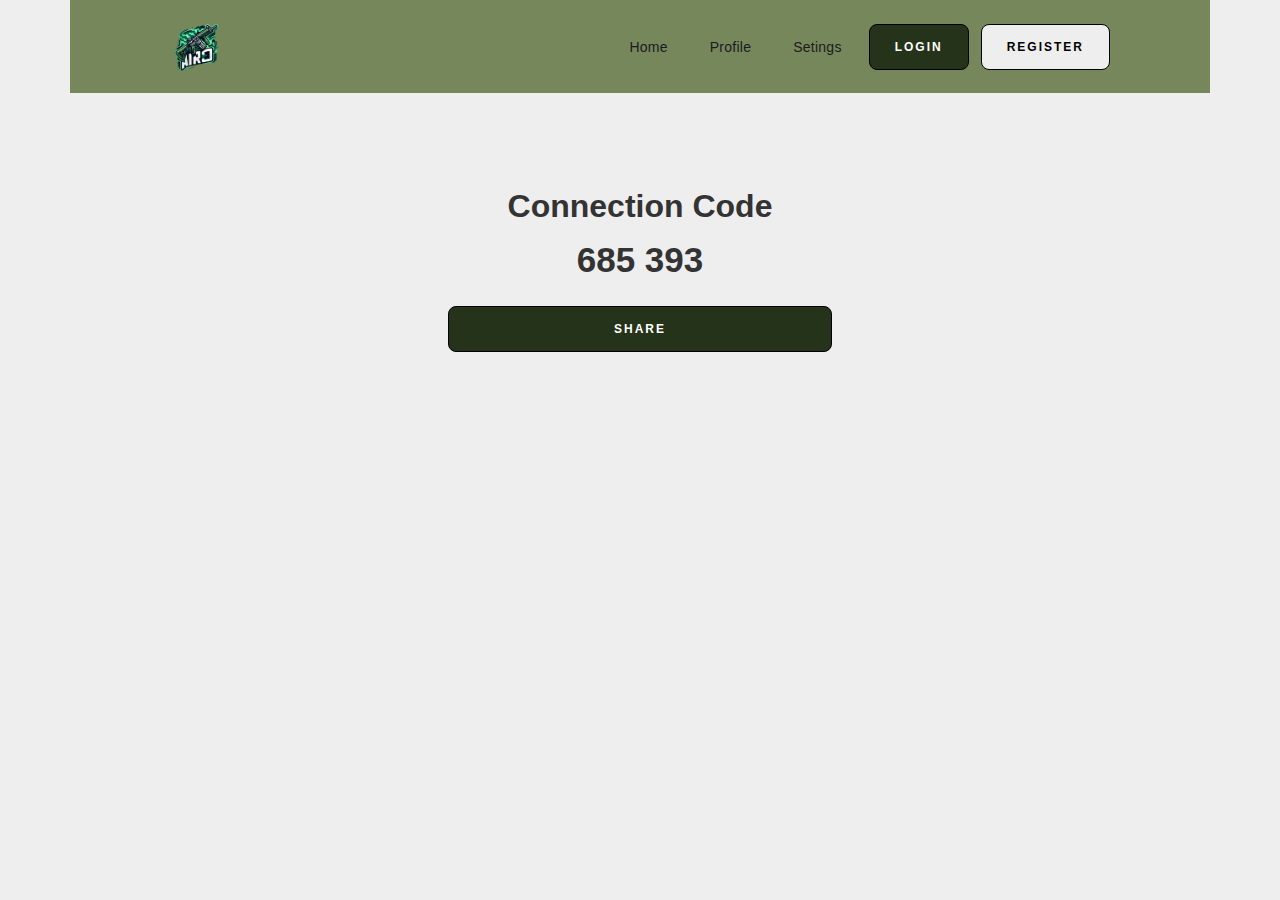
<file: Web Pages for Mobile Version/code.html>
<!DOCTYPE html><!--  This site was created in Webflow. https://www.webflow.com  --><!--  Last Published: Mon May 20 2024 05:34:55 GMT+0000 (Coordinated Universal Time)  -->
<html data-wf-page="664a1d6cd42b44ddbcdd904f" data-wf-site="6649ea29898624b6ac480982">
<head>
  <meta charset="utf-8">
  <title>code</title>
  <meta content="code" property="og:title">
  <meta content="code" property="twitter:title">
  <meta content="width=device-width, initial-scale=1" name="viewport">
  <meta content="Webflow" name="generator">
  <link href="css/normalize.css" rel="stylesheet" type="text/css">
  <link href="css/webflow.css" rel="stylesheet" type="text/css">
  <link href="css/aico-mobile.webflow.css" rel="stylesheet" type="text/css">
  <script type="text/javascript">!function(o,c){var n=c.documentElement,t=" w-mod-";n.className+=t+"js",("ontouchstart"in o||o.DocumentTouch&&c instanceof DocumentTouch)&&(n.className+=t+"touch")}(window,document);</script>
  <link href="images/favicon.ico" rel="shortcut icon" type="image/x-icon">
  <link href="images/webclip.png" rel="apple-touch-icon">
</head>
<body class="body-9">
  <div data-animation="default" data-collapse="medium" data-duration="400" data-easing="ease" data-easing2="ease" role="banner" class="navbar-logo-left-container-2 shadow-three w-nav">
    <div class="contaiiner-navbar">
      <div class="navbar-wrapper-2">
        <a href="#" class="navbar-brand-2 w-nav-brand"><img width="53" sizes="53px" alt="" src="images/logoAirco.png" loading="lazy" srcset="images/logoAirco-p-500.png 500w, images/logoAirco-p-800.png 800w, images/logoAirco.png 1024w"></a>
        <nav role="navigation" class="nav-menu-wrapper-2 w-nav-menu">
          <ul role="list" class="nav-menu-two-2 w-list-unstyled">
            <li>
              <a href="index.html" class="nav-link-2">Home</a>
            </li>
            <li>
              <a href="profile.html" class="nav-link-2">Profile</a>
            </li>
            <li>
              <a href="setings.html" class="nav-link-2">Setings</a>
            </li>
            <li>
              <a href="login.html" class="button primary collor-dark w-button">Login</a>
            </li>
            <li>
              <a href="register.html" class="button secondary collor-white w-button">Register</a>
            </li>
          </ul>
        </nav>
        <div class="menu-button-2 w-nav-button">
          <div class="w-icon-nav-menu"></div>
        </div>
      </div>
    </div>
  </div>
  <section class="section-2">
    <div class="form-block w-form">
      <form id="email-form" name="email-form" data-name="Email Form" method="post" class="form" data-wf-page-id="664a1d6cd42b44ddbcdd904f" data-wf-element-id="762c3562-f7db-64fd-5590-d3d654933c86">
        <h2 class="heading-2">Connection Code</h2>
        <div class="div-block-11">
          <div class="text-block-4">685 393</div>
        </div><input type="submit" data-wait="Please wait..." class="button primary w-button" value="Share">
      </form>
      <div class="w-form-done">
        <div>Thank you! Your submission has been received!</div>
      </div>
      <div class="w-form-fail">
        <div>Oops! Something went wrong while submitting the form.</div>
      </div>
    </div>
  </section>
  <script src="https://d3e54v103j8qbb.cloudfront.net/js/jquery-3.5.1.min.dc5e7f18c8.js?site=6649ea29898624b6ac480982" type="text/javascript" integrity="sha256-9/aliU8dGd2tb6OSsuzixeV4y/faTqgFtohetphbbj0=" crossorigin="anonymous"></script>
  <script src="js/webflow.js" type="text/javascript"></script>
</body>
</html>
</file>
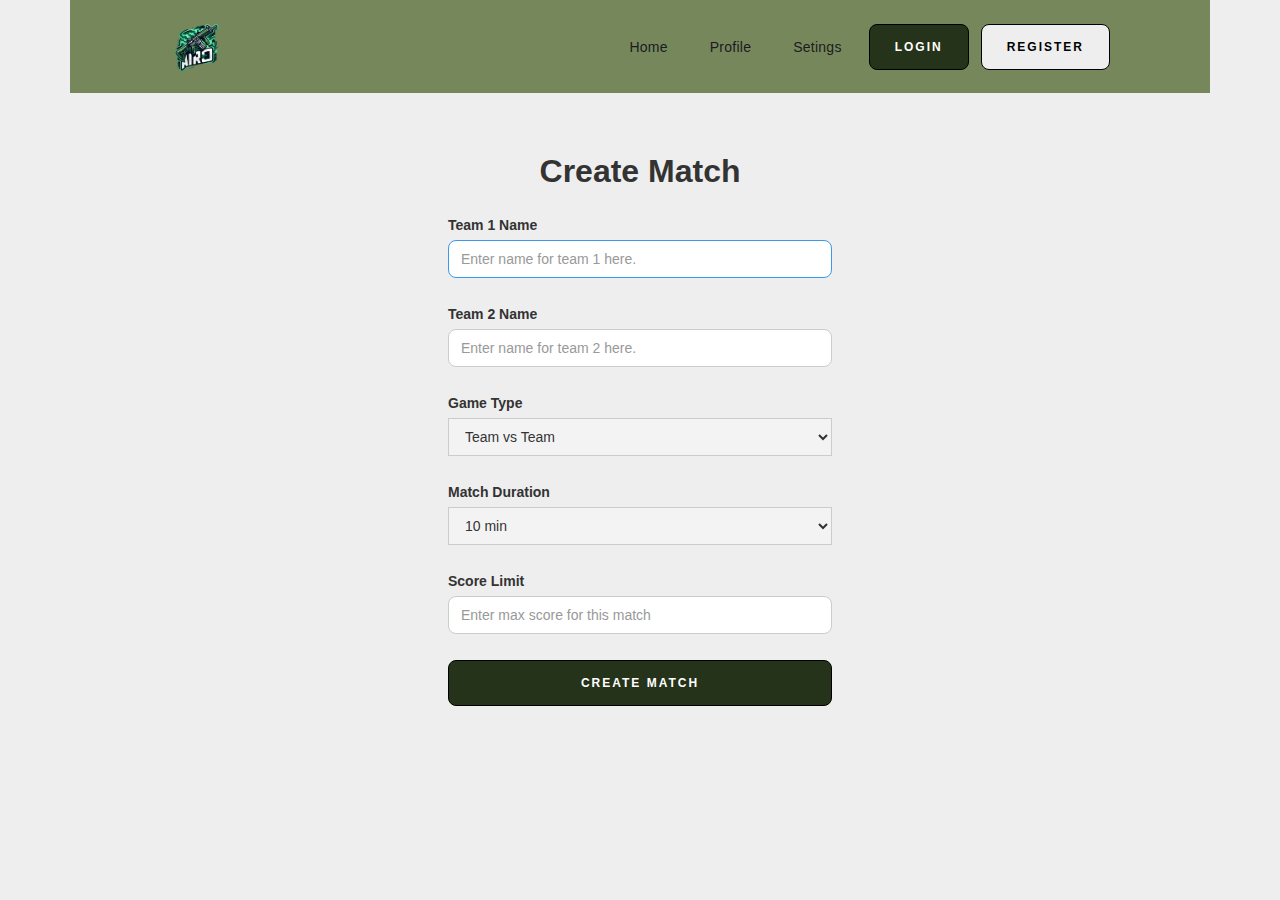
<file: Web Pages for Mobile Version/crate-match.html>
<!DOCTYPE html><!--  This site was created in Webflow. https://www.webflow.com  --><!--  Last Published: Mon May 20 2024 05:34:55 GMT+0000 (Coordinated Universal Time)  -->
<html data-wf-page="6649eaed21b53c027dd892af" data-wf-site="6649ea29898624b6ac480982">
<head>
  <meta charset="utf-8">
  <title>Crate Match</title>
  <meta content="Crate Match" property="og:title">
  <meta content="Crate Match" property="twitter:title">
  <meta content="width=device-width, initial-scale=1" name="viewport">
  <meta content="Webflow" name="generator">
  <link href="css/normalize.css" rel="stylesheet" type="text/css">
  <link href="css/webflow.css" rel="stylesheet" type="text/css">
  <link href="css/aico-mobile.webflow.css" rel="stylesheet" type="text/css">
  <script type="text/javascript">!function(o,c){var n=c.documentElement,t=" w-mod-";n.className+=t+"js",("ontouchstart"in o||o.DocumentTouch&&c instanceof DocumentTouch)&&(n.className+=t+"touch")}(window,document);</script>
  <link href="images/favicon.ico" rel="shortcut icon" type="image/x-icon">
  <link href="images/webclip.png" rel="apple-touch-icon">
</head>
<body class="body-5">
  <div data-animation="default" data-collapse="medium" data-duration="400" data-easing="ease" data-easing2="ease" role="banner" class="navbar-logo-left-container-2 shadow-three w-nav">
    <div class="contaiiner-navbar">
      <div class="navbar-wrapper-2">
        <a href="#" class="navbar-brand-2 w-nav-brand"><img width="53" sizes="53px" alt="" src="images/logoAirco.png" loading="lazy" srcset="images/logoAirco-p-500.png 500w, images/logoAirco-p-800.png 800w, images/logoAirco.png 1024w"></a>
        <nav role="navigation" class="nav-menu-wrapper-2 w-nav-menu">
          <ul role="list" class="nav-menu-two-2 w-list-unstyled">
            <li>
              <a href="index.html" class="nav-link-2">Home</a>
            </li>
            <li>
              <a href="profile.html" class="nav-link-2">Profile</a>
            </li>
            <li>
              <a href="setings.html" class="nav-link-2">Setings</a>
            </li>
            <li>
              <a href="login.html" class="button primary collor-dark w-button">Login</a>
            </li>
            <li>
              <a href="register.html" class="button secondary collor-white w-button">Register</a>
            </li>
          </ul>
        </nav>
        <div class="menu-button-2 w-nav-button">
          <div class="w-icon-nav-menu"></div>
        </div>
      </div>
    </div>
  </div>
  <section>
    <div class="w-layout-blockcontainer container-2 container-1170 w-container">
      <div class="form-block-2 w-form">
        <form id="email-form" name="email-form" data-name="Email Form" method="post" class="form-2" data-wf-page-id="6649eaed21b53c027dd892af" data-wf-element-id="834710f6-da0f-cfff-687e-08cb9001f1bd">
          <h2 class="heading-2">Create Match</h2>
          <div><label for="field-2">Team 1 Name</label><input class="text-field-2 w-input" autofocus="true" maxlength="256" name="field-2" data-name="Field 2" placeholder="Enter name for team 1 here." type="text" id="field-2" required=""></div>
          <div><label for="field-2">Team 2 Name</label><input class="text-field-2 w-input" autofocus="true" maxlength="256" name="field-2" data-name="Field 2" placeholder="Enter name for team 2 here." type="text" id="field-2" required=""></div>
          <div><label for="field">Game Type</label><select id="field" name="field" data-name="Field" required="" class="w-select">
              <option value="First">Team vs Team</option>
              <option value="Second">Free for All</option>
              <option value="Third">Capture the Flag</option>
              <option value="Another option">Control point</option>
            </select></div>
          <div><label for="field-2">Match Duration</label><select id="field-2" name="field-2" data-name="Field 2" required="" class="w-select">
              <option value="First">10 min</option>
              <option value="Second">15 min</option>
              <option value="Third">30 min</option>
              <option value="Another option">60 min</option>
            </select></div>
          <div><label for="field-2">Score Limit</label><input class="text-field-2 w-input" autofocus="true" maxlength="256" name="field-2" data-name="Field 2" placeholder="Enter max score for this match" type="text" id="field-2" required=""></div>
          <a href="code.html" class="button primary w-button">Create match</a>
        </form>
        <div class="w-form-done">
          <div>Thank you! Your submission has been received!</div>
        </div>
        <div class="w-form-fail">
          <div>Oops! Something went wrong while submitting the form.</div>
        </div>
      </div>
    </div>
  </section>
  <script src="https://d3e54v103j8qbb.cloudfront.net/js/jquery-3.5.1.min.dc5e7f18c8.js?site=6649ea29898624b6ac480982" type="text/javascript" integrity="sha256-9/aliU8dGd2tb6OSsuzixeV4y/faTqgFtohetphbbj0=" crossorigin="anonymous"></script>
  <script src="js/webflow.js" type="text/javascript"></script>
</body>
</html>
</file>
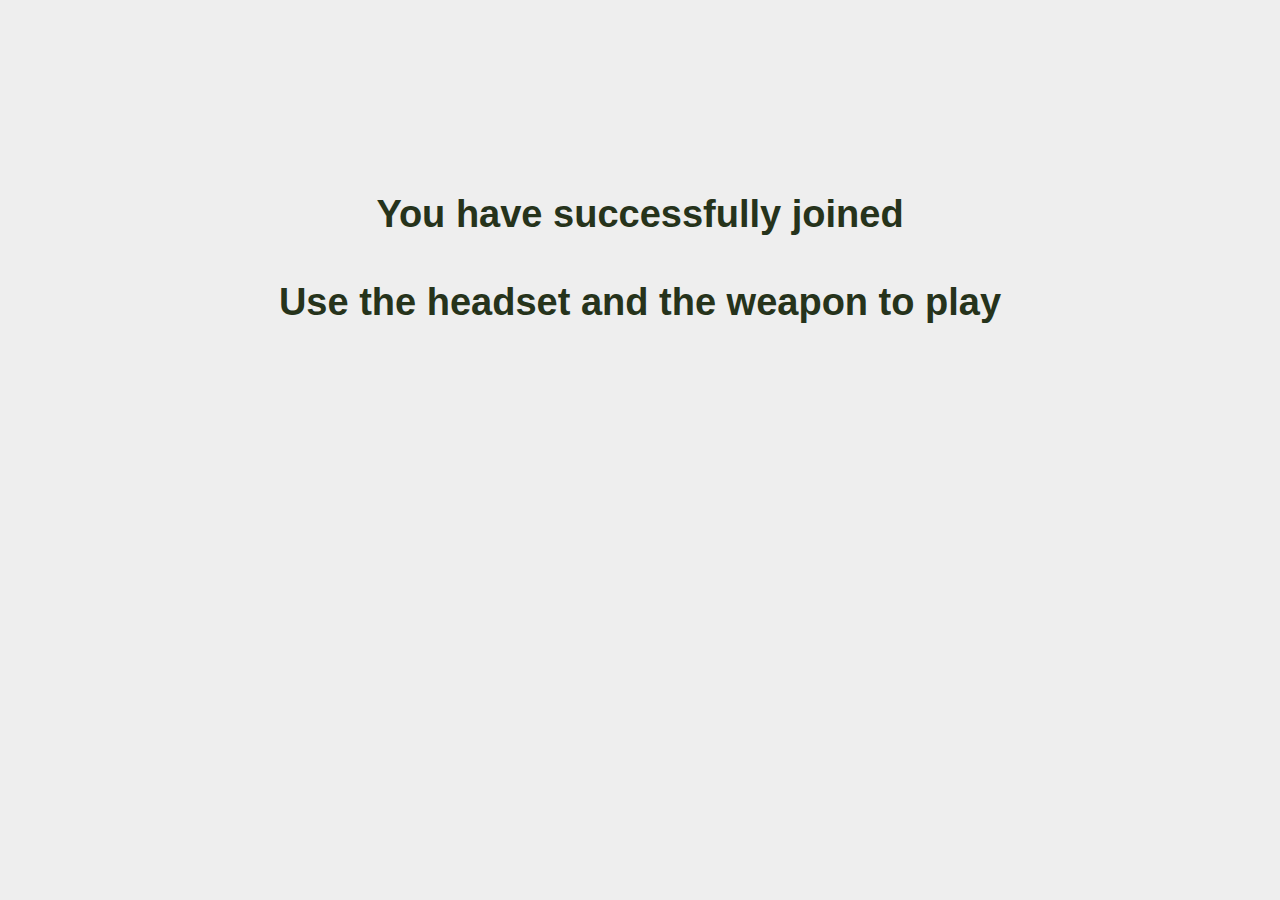
<file: Web Pages for Mobile Version/game-in-progress.html>
<!DOCTYPE html><!--  This site was created in Webflow. https://www.webflow.com  --><!--  Last Published: Mon May 20 2024 05:34:55 GMT+0000 (Coordinated Universal Time)  -->
<html data-wf-page="664a1fb1d0585098035b49a7" data-wf-site="6649ea29898624b6ac480982">
<head>
  <meta charset="utf-8">
  <title>Game in Progress</title>
  <meta content="Game in Progress" property="og:title">
  <meta content="Game in Progress" property="twitter:title">
  <meta content="width=device-width, initial-scale=1" name="viewport">
  <meta content="Webflow" name="generator">
  <link href="css/normalize.css" rel="stylesheet" type="text/css">
  <link href="css/webflow.css" rel="stylesheet" type="text/css">
  <link href="css/aico-mobile.webflow.css" rel="stylesheet" type="text/css">
  <script type="text/javascript">!function(o,c){var n=c.documentElement,t=" w-mod-";n.className+=t+"js",("ontouchstart"in o||o.DocumentTouch&&c instanceof DocumentTouch)&&(n.className+=t+"touch")}(window,document);</script>
  <link href="images/favicon.ico" rel="shortcut icon" type="image/x-icon">
  <link href="images/webclip.png" rel="apple-touch-icon">
</head>
<body class="body-10">
  <section>
    <div class="w-layout-blockcontainer container-1175 w-container">
      <h1 class="heading-4">You have successfully joined<br>‍<br>Use the headset and the weapon to play</h1>
      <a href="profile.html" class="button-2 w-button"> <br><br><br><br><br><br><br>‍</a>
    </div>
  </section>
  <script src="https://d3e54v103j8qbb.cloudfront.net/js/jquery-3.5.1.min.dc5e7f18c8.js?site=6649ea29898624b6ac480982" type="text/javascript" integrity="sha256-9/aliU8dGd2tb6OSsuzixeV4y/faTqgFtohetphbbj0=" crossorigin="anonymous"></script>
  <script src="js/webflow.js" type="text/javascript"></script>
</body>
</html>
</file>
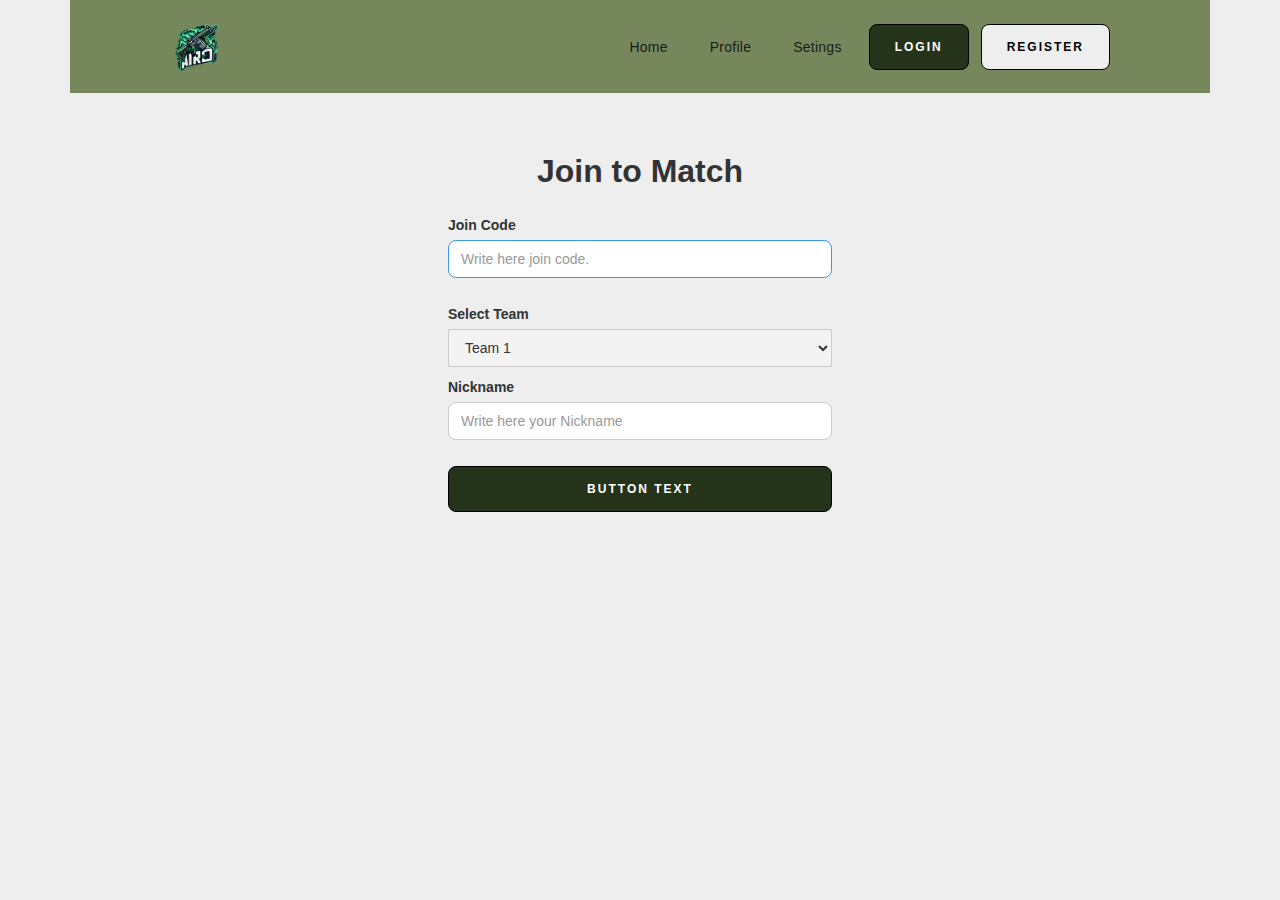
<file: Web Pages for Mobile Version/join-match.html>
<!DOCTYPE html><!--  This site was created in Webflow. https://www.webflow.com  --><!--  Last Published: Mon May 20 2024 05:34:55 GMT+0000 (Coordinated Universal Time)  -->
<html data-wf-page="664a03346f3867739468842d" data-wf-site="6649ea29898624b6ac480982">
<head>
  <meta charset="utf-8">
  <title>Join Match</title>
  <meta content="Join Match" property="og:title">
  <meta content="Join Match" property="twitter:title">
  <meta content="width=device-width, initial-scale=1" name="viewport">
  <meta content="Webflow" name="generator">
  <link href="css/normalize.css" rel="stylesheet" type="text/css">
  <link href="css/webflow.css" rel="stylesheet" type="text/css">
  <link href="css/aico-mobile.webflow.css" rel="stylesheet" type="text/css">
  <script type="text/javascript">!function(o,c){var n=c.documentElement,t=" w-mod-";n.className+=t+"js",("ontouchstart"in o||o.DocumentTouch&&c instanceof DocumentTouch)&&(n.className+=t+"touch")}(window,document);</script>
  <link href="images/favicon.ico" rel="shortcut icon" type="image/x-icon">
  <link href="images/webclip.png" rel="apple-touch-icon">
</head>
<body class="body-6">
  <div data-animation="default" data-collapse="medium" data-duration="400" data-easing="ease" data-easing2="ease" role="banner" class="navbar-logo-left-container-2 shadow-three w-nav">
    <div class="contaiiner-navbar">
      <div class="navbar-wrapper-2">
        <a href="#" class="navbar-brand-2 w-nav-brand"><img width="53" sizes="53px" alt="" src="images/logoAirco.png" loading="lazy" srcset="images/logoAirco-p-500.png 500w, images/logoAirco-p-800.png 800w, images/logoAirco.png 1024w"></a>
        <nav role="navigation" class="nav-menu-wrapper-2 w-nav-menu">
          <ul role="list" class="nav-menu-two-2 w-list-unstyled">
            <li>
              <a href="index.html" class="nav-link-2">Home</a>
            </li>
            <li>
              <a href="profile.html" class="nav-link-2">Profile</a>
            </li>
            <li>
              <a href="setings.html" class="nav-link-2">Setings</a>
            </li>
            <li>
              <a href="login.html" class="button primary collor-dark w-button">Login</a>
            </li>
            <li>
              <a href="register.html" class="button secondary collor-white w-button">Register</a>
            </li>
          </ul>
        </nav>
        <div class="menu-button-2 w-nav-button">
          <div class="w-icon-nav-menu"></div>
        </div>
      </div>
    </div>
  </div>
  <section>
    <div class="w-layout-blockcontainer container-2 container-1170 w-container">
      <div class="form-block-2 w-form">
        <form id="email-form" name="email-form" data-name="Email Form" method="post" class="form-2" data-wf-page-id="664a03346f3867739468842d" data-wf-element-id="20817bf6-b899-4857-4c69-1ba532f06306">
          <h2 class="heading-2">Join to Match</h2>
          <div><label for="field-2">Join Code</label><input class="text-field-2 w-input" autofocus="true" maxlength="256" name="field-2" data-name="Field 2" placeholder="Write here join code." type="text" id="field-2" required=""></div>
          <div>
            <div><label for="field-3">Select Team</label><select id="field-3" name="field-3" data-name="Field 3" required="" class="w-select">
                <option value="First">Team 1</option>
                <option value="Second">Team 2</option>
              </select></div><label for="field-2">Nickname</label><input class="text-field-2 w-input" autofocus="true" maxlength="256" name="field-2" data-name="Field 2" placeholder="Write here your Nickname" type="text" id="field-2" required="">
          </div>
          <a href="sinc-devices.html" class="button primary w-button">Button Text</a>
        </form>
        <div class="w-form-done">
          <div>Thank you! Your submission has been received!</div>
        </div>
        <div class="w-form-fail">
          <div>Oops! Something went wrong while submitting the form.</div>
        </div>
      </div>
    </div>
  </section>
  <script src="https://d3e54v103j8qbb.cloudfront.net/js/jquery-3.5.1.min.dc5e7f18c8.js?site=6649ea29898624b6ac480982" type="text/javascript" integrity="sha256-9/aliU8dGd2tb6OSsuzixeV4y/faTqgFtohetphbbj0=" crossorigin="anonymous"></script>
  <script src="js/webflow.js" type="text/javascript"></script>
</body>
</html>
</file>
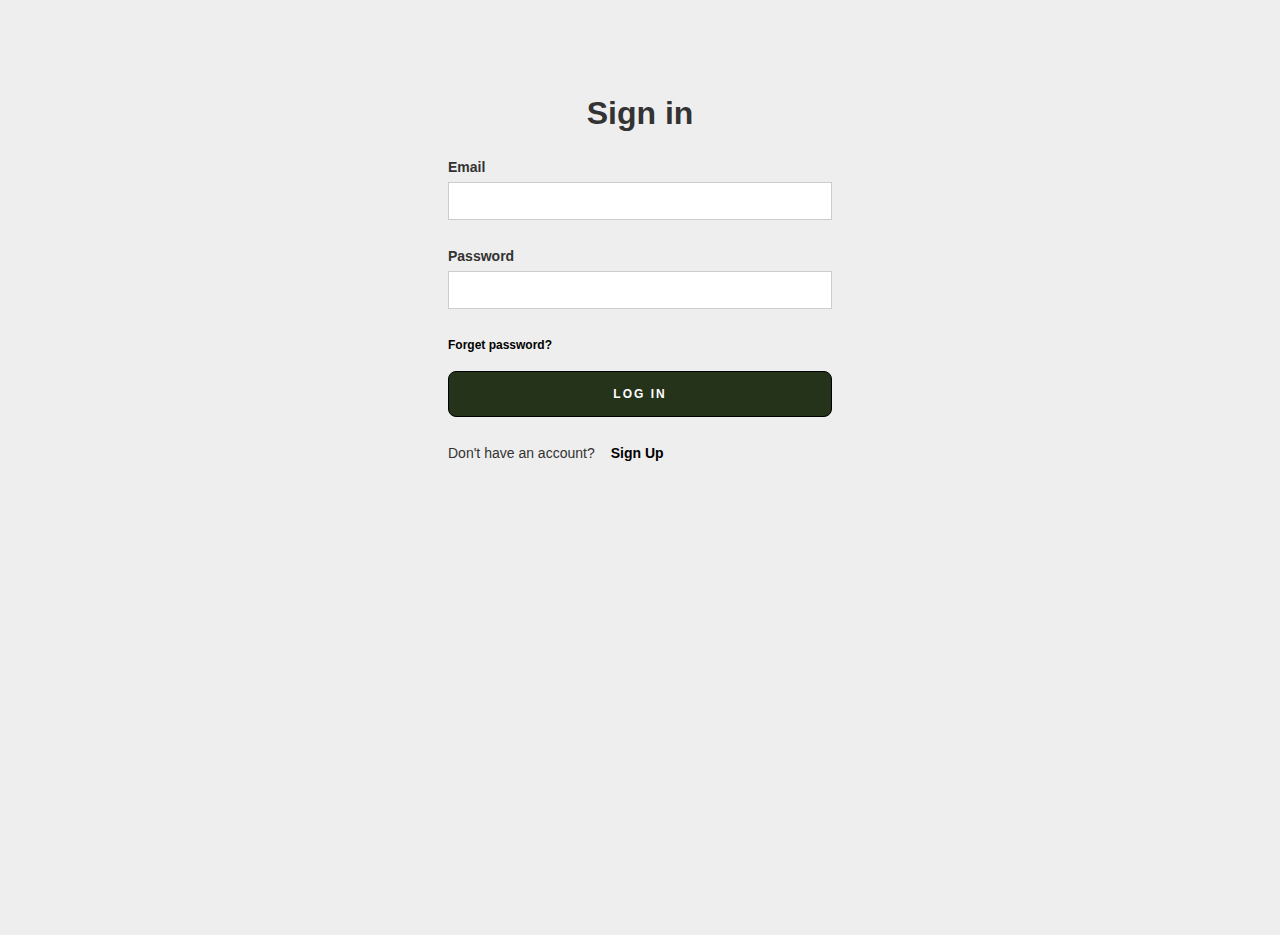
<file: Web Pages for Mobile Version/login.html>
<!DOCTYPE html><!--  This site was created in Webflow. https://www.webflow.com  --><!--  Last Published: Mon May 20 2024 05:34:55 GMT+0000 (Coordinated Universal Time)  -->
<html data-wf-page="6649eaa269f0c2a1b35f6d78" data-wf-site="6649ea29898624b6ac480982">
<head>
  <meta charset="utf-8">
  <title>LogIn</title>
  <meta content="LogIn" property="og:title">
  <meta content="LogIn" property="twitter:title">
  <meta content="width=device-width, initial-scale=1" name="viewport">
  <meta content="Webflow" name="generator">
  <link href="css/normalize.css" rel="stylesheet" type="text/css">
  <link href="css/webflow.css" rel="stylesheet" type="text/css">
  <link href="css/aico-mobile.webflow.css" rel="stylesheet" type="text/css">
  <script type="text/javascript">!function(o,c){var n=c.documentElement,t=" w-mod-";n.className+=t+"js",("ontouchstart"in o||o.DocumentTouch&&c instanceof DocumentTouch)&&(n.className+=t+"touch")}(window,document);</script>
  <link href="images/favicon.ico" rel="shortcut icon" type="image/x-icon">
  <link href="images/webclip.png" rel="apple-touch-icon">
</head>
<body class="body-2">
  <section class="section-2">
    <div class="form-block w-form">
      <form id="email-form" name="email-form" data-name="Email Form" method="post" class="form" data-wf-page-id="6649eaa269f0c2a1b35f6d78" data-wf-element-id="b144d153-fdd5-7cf2-5802-dea4624a64df">
        <h2 class="heading-2">Sign in</h2>
        <div><label for="name">Email</label><input class="w-input" maxlength="256" name="name-2" data-name="Name 2" placeholder="" type="text" id="name-2"></div>
        <div><label for="name">Password</label><input class="w-input" maxlength="256" name="name-2" data-name="Name 2" placeholder="" type="text" id="name-2"></div>
        <div class="div-block-3">
          <a href="#" class="link-black forget-password">Forget password?</a>
        </div>
        <a href="profile.html" class="button primary w-button">Log In</a>
        <div class="div-block-3">
          <div class="text-block-3">Don&#x27;t have an account?</div>
          <a href="register.html" class="link-black">Sign Up</a>
        </div>
      </form>
      <div class="w-form-done">
        <div>Thank you! Your submission has been received!</div>
      </div>
      <div class="w-form-fail">
        <div>Oops! Something went wrong while submitting the form.</div>
      </div>
    </div>
  </section>
  <script src="https://d3e54v103j8qbb.cloudfront.net/js/jquery-3.5.1.min.dc5e7f18c8.js?site=6649ea29898624b6ac480982" type="text/javascript" integrity="sha256-9/aliU8dGd2tb6OSsuzixeV4y/faTqgFtohetphbbj0=" crossorigin="anonymous"></script>
  <script src="js/webflow.js" type="text/javascript"></script>
</body>
</html>
</file>
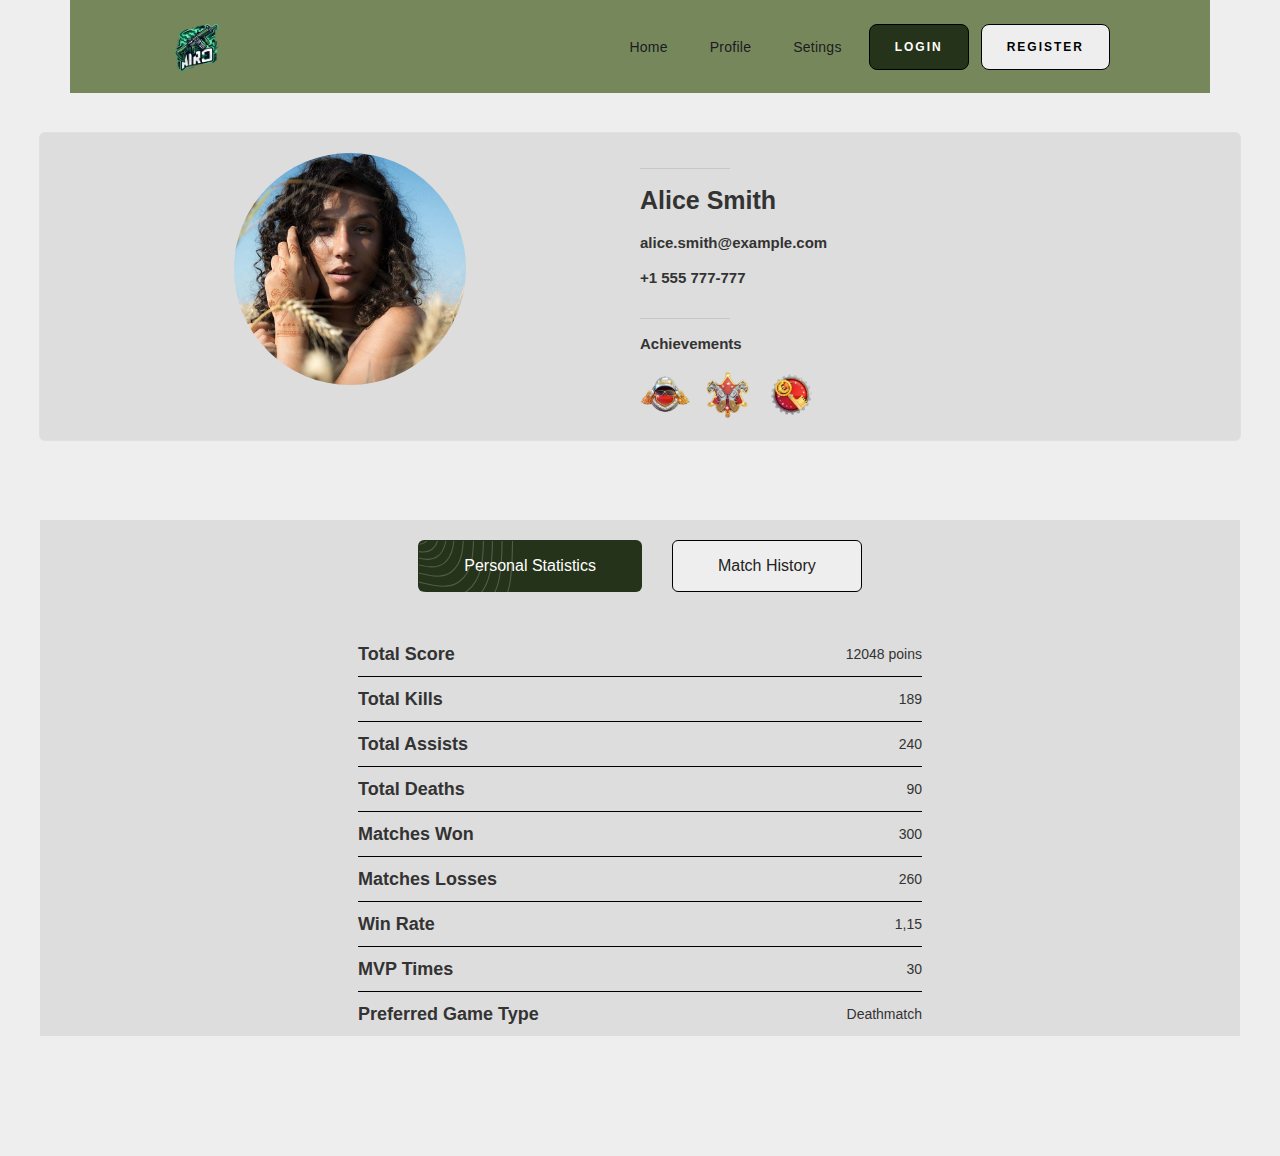
<file: Web Pages for Mobile Version/profile.html>
<!DOCTYPE html><!--  This site was created in Webflow. https://www.webflow.com  --><!--  Last Published: Mon May 20 2024 05:34:55 GMT+0000 (Coordinated Universal Time)  -->
<html data-wf-page="6649ead32c727c804e4cf865" data-wf-site="6649ea29898624b6ac480982">
<head>
  <meta charset="utf-8">
  <title>Profile</title>
  <meta content="Profile" property="og:title">
  <meta content="Profile" property="twitter:title">
  <meta content="width=device-width, initial-scale=1" name="viewport">
  <meta content="Webflow" name="generator">
  <link href="css/normalize.css" rel="stylesheet" type="text/css">
  <link href="css/webflow.css" rel="stylesheet" type="text/css">
  <link href="css/aico-mobile.webflow.css" rel="stylesheet" type="text/css">
  <script type="text/javascript">!function(o,c){var n=c.documentElement,t=" w-mod-";n.className+=t+"js",("ontouchstart"in o||o.DocumentTouch&&c instanceof DocumentTouch)&&(n.className+=t+"touch")}(window,document);</script>
  <link href="images/favicon.ico" rel="shortcut icon" type="image/x-icon">
  <link href="images/webclip.png" rel="apple-touch-icon">
</head>
<body class="body-4">
  <div data-animation="default" data-collapse="medium" data-duration="400" data-easing="ease" data-easing2="ease" role="banner" class="navbar-logo-left-container-2 shadow-three w-nav">
    <div class="contaiiner-navbar">
      <div class="navbar-wrapper-2">
        <a href="#" class="navbar-brand-2 w-nav-brand"><img width="53" sizes="53px" alt="" src="images/logoAirco.png" loading="lazy" srcset="images/logoAirco-p-500.png 500w, images/logoAirco-p-800.png 800w, images/logoAirco.png 1024w"></a>
        <nav role="navigation" class="nav-menu-wrapper-2 w-nav-menu">
          <ul role="list" class="nav-menu-two-2 w-list-unstyled">
            <li>
              <a href="index.html" class="nav-link-2">Home</a>
            </li>
            <li>
              <a href="profile.html" aria-current="page" class="nav-link-2 w--current">Profile</a>
            </li>
            <li>
              <a href="setings.html" class="nav-link-2">Setings</a>
            </li>
            <li>
              <a href="login.html" class="button primary collor-dark w-button">Login</a>
            </li>
            <li>
              <a href="register.html" class="button secondary collor-white w-button">Register</a>
            </li>
          </ul>
        </nav>
        <div class="menu-button-2 w-nav-button">
          <div class="w-icon-nav-menu"></div>
        </div>
      </div>
    </div>
  </div>
  <div class="header-section-2">
    <div class="w-layout-blockcontainer container-1172 w-container">
      <div class="white-wrapper"><img src="images/photo-1443180236447-432ea00e6ead.jpg" alt="" class="circle-profile">
        <div class="div-block-6">
          <div class="grey-rule"></div>
          <h2 class="small-heading name">Alice Smith</h2>
          <h2 class="small-heading">alice.smith@example.com</h2>
          <h2 class="small-heading">+1 555 777-777</h2>
          <div class="grey-rule"></div>
          <h2 class="small-heading">Achievements</h2>
          <div class="div-block-9"><img src="images/badge_3-removebg-preview.png" loading="lazy" width="50" alt=""><img src="images/badge_1-removebg-preview.png" loading="lazy" width="50" alt=""><img src="images/badge_2-removebg-preview.png" loading="lazy" width="50" alt=""></div>
        </div>
      </div>
    </div>
  </div>
  <div class="content-section">
    <div class="container-1172">
      <div data-duration-in="300" data-duration-out="100" data-current="Full Menu" data-easing="ease" class="tabs w-tabs">
        <div class="tab-menu-round w-tab-menu">
          <a data-w-tab="Full Menu" class="tab-link-round w-inline-block w-tab-link w--current">
            <div>Personal Statistics</div>
          </a>
          <a data-w-tab="Burgers" class="tab-link-round w-inline-block w-tab-link">
            <div>Match History</div>
          </a>
        </div>
        <div class="w-tab-content">
          <div data-w-tab="Full Menu" class="tab-pane-wrap w-tab-pane w--tab-active">
            <div class="w-layout-blockcontainer container-1174 w-container">
              <div class="div-block-10 line">
                <h4>Total Score</h4>
                <div>12048 poins</div>
              </div>
              <div class="div-block-10 line">
                <h4>Total Kills</h4>
                <div>189</div>
              </div>
              <div class="div-block-10 line">
                <h4>Total Assists</h4>
                <div>240</div>
              </div>
              <div class="div-block-10 line">
                <h4>Total Deaths</h4>
                <div>90</div>
              </div>
              <div class="div-block-10 line">
                <h4>Matches Won</h4>
                <div>300</div>
              </div>
              <div class="div-block-10 line">
                <h4>Matches Losses</h4>
                <div>260</div>
              </div>
              <div class="div-block-10 line">
                <h4>Win Rate</h4>
                <div>1,15</div>
              </div>
              <div class="div-block-10 line">
                <h4>MVP Times</h4>
                <div>30</div>
              </div>
              <div class="div-block-10">
                <h4>Preferred Game Type</h4>
                <div>Deathmatch</div>
              </div>
            </div>
          </div>
          <div data-w-tab="Burgers" class="tab-pane-wrap w-tab-pane">
            <div class="w-layout-grid grid">
              <div id="w-node-e671913f-bbb6-a26e-8ba6-43f7583d456d-4e4cf865" class="div-block-7">
                <div class="w-layout-blockcontainer container-1173 w-container">
                  <h3 class="heading-3">Team1 Name VS Team2 Name</h3>
                  <ul role="list" class="list-2 w-list-unstyled">
                    <li>
                      <div><span class="title-of-element-list">Winner: </span>Team1 Name</div>
                    </li>
                    <li>
                      <div><span class="title-of-element-list">Match Type: </span>Capture the Flag</div>
                    </li>
                    <li>
                      <div><span class="title-of-element-list">Duration:</span> 60 min</div>
                    </li>
                    <li>
                      <div><span class="title-of-element-list">Date:</span> 15/02/2024</div>
                    </li>
                    <li>
                      <div><span class="title-of-element-list">Winner Team Score: </span>457 points</div>
                    </li>
                  </ul>
                  <div class="div-block-8">
                    <h4>Your Personal Stats</h4>
                    <ul role="list" class="w-list-unstyled">
                      <li>
                        <div><span class="title-of-element-list">Weapon: </span>AK-47</div>
                        <div><span class="title-of-element-list">KDA: </span>3/1/1</div>
                      </li>
                      <li></li>
                      <li>
                        <div><span class="title-of-element-list">Your Score: </span>158 ponts</div>
                      </li>
                    </ul>
                  </div>
                </div>
              </div>
              <div id="w-node-_49ecb1aa-2d1f-36c7-d282-036266cab13a-4e4cf865" class="div-block-7">
                <div class="w-layout-blockcontainer container-1173 w-container">
                  <h3 class="heading-3">Team1 Name VS Team2 Name</h3>
                  <ul role="list" class="list-2 w-list-unstyled">
                    <li>
                      <div><span class="title-of-element-list">Winner: </span>Team1 Name</div>
                    </li>
                    <li>
                      <div><span class="title-of-element-list">Match Type: </span>Capture the Flag</div>
                    </li>
                    <li>
                      <div><span class="title-of-element-list">Duration:</span> 60 min</div>
                    </li>
                    <li>
                      <div><span class="title-of-element-list">Date:</span> 15/02/2024</div>
                    </li>
                    <li>
                      <div><span class="title-of-element-list">Winner Team Score: </span>457 points</div>
                    </li>
                  </ul>
                  <div class="div-block-8">
                    <h4>Your Personal Stats</h4>
                    <ul role="list" class="w-list-unstyled">
                      <li>
                        <div><span class="title-of-element-list">Weapon: </span>AK-47</div>
                        <div><span class="title-of-element-list">KDA: </span>3/1/1</div>
                      </li>
                      <li></li>
                      <li>
                        <div><span class="title-of-element-list">Your Score: </span>158 ponts</div>
                      </li>
                    </ul>
                  </div>
                </div>
              </div>
              <div id="w-node-a492a07e-ac40-e5f9-1d50-2bf8c1670815-4e4cf865" class="div-block-7">
                <div class="w-layout-blockcontainer container-1173 w-container">
                  <h3 class="heading-3">Team1 Name VS Team2 Name</h3>
                  <ul role="list" class="list-2 w-list-unstyled">
                    <li>
                      <div><span class="title-of-element-list">Winner: </span>Team1 Name</div>
                    </li>
                    <li>
                      <div><span class="title-of-element-list">Match Type: </span>Capture the Flag</div>
                    </li>
                    <li>
                      <div><span class="title-of-element-list">Duration:</span> 60 min</div>
                    </li>
                    <li>
                      <div><span class="title-of-element-list">Date:</span> 15/02/2024</div>
                    </li>
                    <li>
                      <div><span class="title-of-element-list">Winner Team Score: </span>457 points</div>
                    </li>
                  </ul>
                  <div class="div-block-8">
                    <h4>Your Personal Stats</h4>
                    <ul role="list" class="w-list-unstyled">
                      <li>
                        <div><span class="title-of-element-list">Weapon: </span>AK-47</div>
                        <div><span class="title-of-element-list">KDA: </span>3/1/1</div>
                      </li>
                      <li></li>
                      <li>
                        <div><span class="title-of-element-list">Your Score: </span>158 ponts</div>
                      </li>
                    </ul>
                  </div>
                </div>
              </div>
              <div id="w-node-_24212c3c-97bf-f7be-c0db-c2f6d21acdfd-4e4cf865" class="div-block-7">
                <div class="w-layout-blockcontainer container-1173 w-container">
                  <h3 class="heading-3">Team1 Name VS Team2 Name</h3>
                  <ul role="list" class="list-2 w-list-unstyled">
                    <li>
                      <div><span class="title-of-element-list">Winner: </span>Team1 Name</div>
                    </li>
                    <li>
                      <div><span class="title-of-element-list">Match Type: </span>Capture the Flag</div>
                    </li>
                    <li>
                      <div><span class="title-of-element-list">Duration:</span> 60 min</div>
                    </li>
                    <li>
                      <div><span class="title-of-element-list">Date:</span> 15/02/2024</div>
                    </li>
                    <li>
                      <div><span class="title-of-element-list">Winner Team Score: </span>457 points</div>
                    </li>
                  </ul>
                  <div class="div-block-8">
                    <h4>Your Personal Stats</h4>
                    <ul role="list" class="w-list-unstyled">
                      <li>
                        <div><span class="title-of-element-list">Weapon: </span>AK-47</div>
                        <div><span class="title-of-element-list">KDA: </span>3/1/1</div>
                      </li>
                      <li></li>
                      <li>
                        <div><span class="title-of-element-list">Your Score: </span>158 ponts</div>
                      </li>
                    </ul>
                  </div>
                </div>
              </div>
              <div id="w-node-_39fd3de8-411b-c2e3-2a11-6267e957c4f6-4e4cf865" class="div-block-7">
                <div class="w-layout-blockcontainer container-1173 w-container">
                  <h3 class="heading-3">Team1 Name VS Team2 Name</h3>
                  <ul role="list" class="list-2 w-list-unstyled">
                    <li>
                      <div><span class="title-of-element-list">Winner: </span>Team1 Name</div>
                    </li>
                    <li>
                      <div><span class="title-of-element-list">Match Type: </span>Capture the Flag</div>
                    </li>
                    <li>
                      <div><span class="title-of-element-list">Duration:</span> 60 min</div>
                    </li>
                    <li>
                      <div><span class="title-of-element-list">Date:</span> 15/02/2024</div>
                    </li>
                    <li>
                      <div><span class="title-of-element-list">Winner Team Score: </span>457 points</div>
                    </li>
                  </ul>
                  <div class="div-block-8">
                    <h4>Your Personal Stats</h4>
                    <ul role="list" class="w-list-unstyled">
                      <li>
                        <div><span class="title-of-element-list">Weapon: </span>AK-47</div>
                        <div><span class="title-of-element-list">KDA: </span>3/1/1</div>
                      </li>
                      <li></li>
                      <li>
                        <div><span class="title-of-element-list">Your Score: </span>158 ponts</div>
                      </li>
                    </ul>
                  </div>
                </div>
              </div>
            </div>
          </div>
        </div>
      </div>
    </div>
  </div>
  <script src="https://d3e54v103j8qbb.cloudfront.net/js/jquery-3.5.1.min.dc5e7f18c8.js?site=6649ea29898624b6ac480982" type="text/javascript" integrity="sha256-9/aliU8dGd2tb6OSsuzixeV4y/faTqgFtohetphbbj0=" crossorigin="anonymous"></script>
  <script src="js/webflow.js" type="text/javascript"></script>
</body>
</html>
</file>
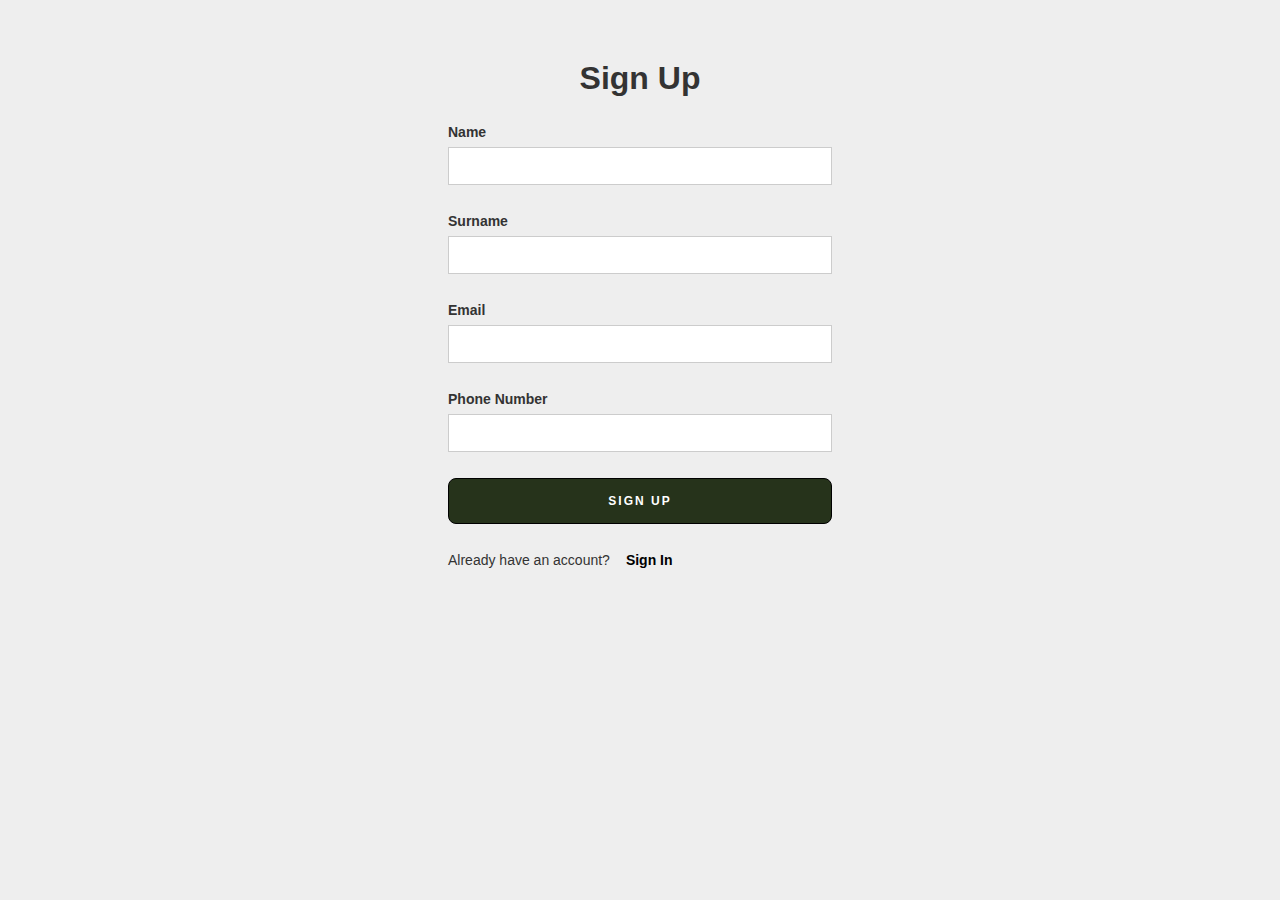
<file: Web Pages for Mobile Version/register.html>
<!DOCTYPE html><!--  This site was created in Webflow. https://www.webflow.com  --><!--  Last Published: Mon May 20 2024 05:34:55 GMT+0000 (Coordinated Universal Time)  -->
<html data-wf-page="6649eab20b6153b231ab6969" data-wf-site="6649ea29898624b6ac480982">
<head>
  <meta charset="utf-8">
  <title>Register</title>
  <meta content="Register" property="og:title">
  <meta content="Register" property="twitter:title">
  <meta content="width=device-width, initial-scale=1" name="viewport">
  <meta content="Webflow" name="generator">
  <link href="css/normalize.css" rel="stylesheet" type="text/css">
  <link href="css/webflow.css" rel="stylesheet" type="text/css">
  <link href="css/aico-mobile.webflow.css" rel="stylesheet" type="text/css">
  <script type="text/javascript">!function(o,c){var n=c.documentElement,t=" w-mod-";n.className+=t+"js",("ontouchstart"in o||o.DocumentTouch&&c instanceof DocumentTouch)&&(n.className+=t+"touch")}(window,document);</script>
  <link href="images/favicon.ico" rel="shortcut icon" type="image/x-icon">
  <link href="images/webclip.png" rel="apple-touch-icon">
</head>
<body class="body-3">
  <section class="section-3">
    <div class="form-block-2 w-form">
      <form id="email-form" name="email-form" data-name="Email Form" method="post" class="form-2" data-wf-page-id="6649eab20b6153b231ab6969" data-wf-element-id="7f87ec6f-7a05-2e97-532a-9cf805573de4">
        <h2 class="heading-2">Sign Up</h2>
        <div><label for="name">Name</label><input class="w-input" maxlength="256" name="name-2" data-name="Name 2" placeholder="" type="text" id="name-2"></div>
        <div><label for="name">Surname</label><input class="w-input" maxlength="256" name="name-2" data-name="Name 2" placeholder="" type="text" id="name-2"></div>
        <div><label for="name">Email</label><input class="w-input" maxlength="256" name="name-2" data-name="Name 2" placeholder="" type="text" id="name-2"></div>
        <div><label for="name">Phone Number</label><input class="w-input" maxlength="256" name="name-2" data-name="Name 2" placeholder="" type="text" id="name-2"></div>
        <a href="profile.html" class="button primary w-button">Sign up</a>
        <div class="div-block-3">
          <div class="text-block-3">Already have an account?</div>
          <a href="login.html" class="link-black">Sign In</a>
        </div>
      </form>
      <div class="w-form-done">
        <div>Thank you! Your submission has been received!</div>
      </div>
      <div class="w-form-fail">
        <div>Oops! Something went wrong while submitting the form.</div>
      </div>
    </div>
  </section>
  <script src="https://d3e54v103j8qbb.cloudfront.net/js/jquery-3.5.1.min.dc5e7f18c8.js?site=6649ea29898624b6ac480982" type="text/javascript" integrity="sha256-9/aliU8dGd2tb6OSsuzixeV4y/faTqgFtohetphbbj0=" crossorigin="anonymous"></script>
  <script src="js/webflow.js" type="text/javascript"></script>
</body>
</html>
</file>
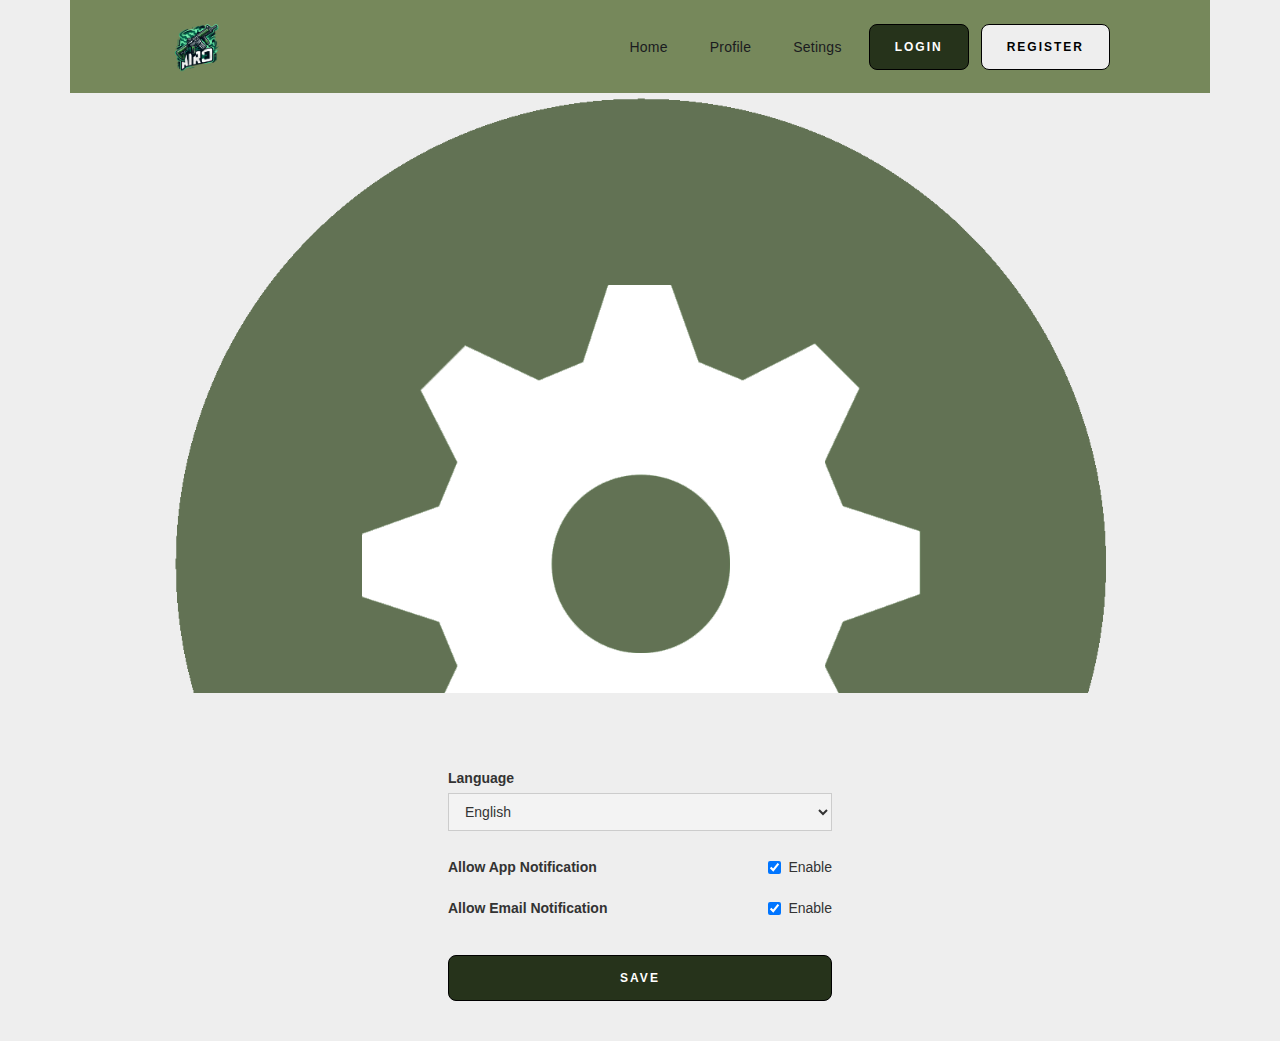
<file: Web Pages for Mobile Version/setings.html>
<!DOCTYPE html><!--  This site was created in Webflow. https://www.webflow.com  --><!--  Last Published: Mon May 20 2024 05:34:55 GMT+0000 (Coordinated Universal Time)  -->
<html data-wf-page="664a06b59124e7960c4be024" data-wf-site="6649ea29898624b6ac480982">
<head>
  <meta charset="utf-8">
  <title>Setings</title>
  <meta content="Setings" property="og:title">
  <meta content="Setings" property="twitter:title">
  <meta content="width=device-width, initial-scale=1" name="viewport">
  <meta content="Webflow" name="generator">
  <link href="css/normalize.css" rel="stylesheet" type="text/css">
  <link href="css/webflow.css" rel="stylesheet" type="text/css">
  <link href="css/aico-mobile.webflow.css" rel="stylesheet" type="text/css">
  <script type="text/javascript">!function(o,c){var n=c.documentElement,t=" w-mod-";n.className+=t+"js",("ontouchstart"in o||o.DocumentTouch&&c instanceof DocumentTouch)&&(n.className+=t+"touch")}(window,document);</script>
  <link href="images/favicon.ico" rel="shortcut icon" type="image/x-icon">
  <link href="images/webclip.png" rel="apple-touch-icon">
</head>
<body class="body-8">
  <div data-animation="default" data-collapse="medium" data-duration="400" data-easing="ease" data-easing2="ease" role="banner" class="navbar-logo-left-container-2 shadow-three w-nav">
    <div class="contaiiner-navbar">
      <div class="navbar-wrapper-2">
        <a href="#" class="navbar-brand-2 w-nav-brand"><img width="53" sizes="53px" alt="" src="images/logoAirco.png" loading="lazy" srcset="images/logoAirco-p-500.png 500w, images/logoAirco-p-800.png 800w, images/logoAirco.png 1024w"></a>
        <nav role="navigation" class="nav-menu-wrapper-2 w-nav-menu">
          <ul role="list" class="nav-menu-two-2 w-list-unstyled">
            <li>
              <a href="index.html" class="nav-link-2">Home</a>
            </li>
            <li>
              <a href="profile.html" class="nav-link-2">Profile</a>
            </li>
            <li>
              <a href="setings.html" aria-current="page" class="nav-link-2 w--current">Setings</a>
            </li>
            <li>
              <a href="login.html" class="button primary collor-dark w-button">Login</a>
            </li>
            <li>
              <a href="register.html" class="button secondary collor-white w-button">Register</a>
            </li>
          </ul>
        </nav>
        <div class="menu-button-2 w-nav-button">
          <div class="w-icon-nav-menu"></div>
        </div>
      </div>
    </div>
  </div>
  <section class="section-4">
    <div class="w-layout-blockcontainer container-2-1170 w-container">
      <div class="header-section _2">
        <div class="container-flex"></div>
      </div>
    </div>
  </section>
  <section class="section-2">
    <div class="form-block w-form">
      <form id="email-form" name="email-form" data-name="Email Form" method="post" class="form" data-wf-page-id="664a06b59124e7960c4be024" data-wf-element-id="7e467c85-10b0-5827-4cf9-dbde51fd5996">
        <div><label for="field">Language</label><select id="field" name="field" data-name="Field" class="w-select">
            <option value="Română">English</option>
            <option value="First">Romana</option>
          </select></div>
        <div class="div-block-5"><label for="name-3">Allow App Notification</label><label class="w-checkbox"><input type="checkbox" name="Enable" id="Enable" data-name="Enable" class="w-checkbox-input checkbox" checked=""><span class="w-form-label" for="Enable">Enable</span></label></div>
        <div class="div-block-5"><label for="name">Allow Email Notification</label><label class="w-checkbox"><input type="checkbox" name="Enable-2" id="Enable-2" data-name="Enable 2" class="w-checkbox-input" checked=""><span class="w-form-label" for="Enable-2">Enable</span></label></div>
        <div class="div-block-3"></div>
        <a href="index.html" class="button primary w-button">Save</a>
      </form>
      <div class="w-form-done">
        <div>Thank you! Your submission has been received!</div>
      </div>
      <div class="w-form-fail">
        <div>Oops! Something went wrong while submitting the form.</div>
      </div>
    </div>
  </section>
  <script src="https://d3e54v103j8qbb.cloudfront.net/js/jquery-3.5.1.min.dc5e7f18c8.js?site=6649ea29898624b6ac480982" type="text/javascript" integrity="sha256-9/aliU8dGd2tb6OSsuzixeV4y/faTqgFtohetphbbj0=" crossorigin="anonymous"></script>
  <script src="js/webflow.js" type="text/javascript"></script>
</body>
</html>
</file>
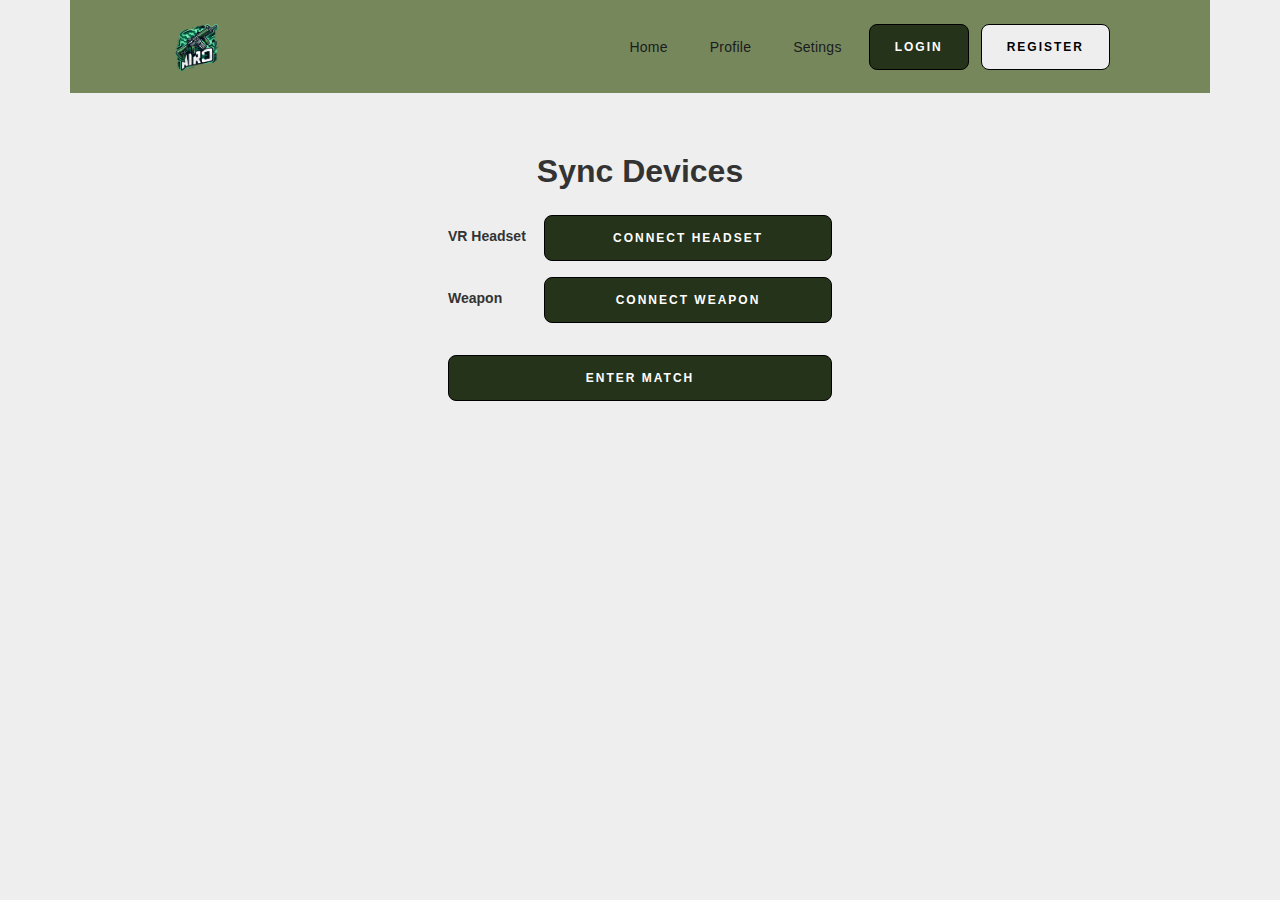
<file: Web Pages for Mobile Version/sinc-devices.html>
<!DOCTYPE html><!--  This site was created in Webflow. https://www.webflow.com  --><!--  Last Published: Mon May 20 2024 05:34:55 GMT+0000 (Coordinated Universal Time)  -->
<html data-wf-page="664a0439c2e6d3553b6960ae" data-wf-site="6649ea29898624b6ac480982">
<head>
  <meta charset="utf-8">
  <title>Sinc Devices</title>
  <meta content="Sinc Devices" property="og:title">
  <meta content="Sinc Devices" property="twitter:title">
  <meta content="width=device-width, initial-scale=1" name="viewport">
  <meta content="Webflow" name="generator">
  <link href="css/normalize.css" rel="stylesheet" type="text/css">
  <link href="css/webflow.css" rel="stylesheet" type="text/css">
  <link href="css/aico-mobile.webflow.css" rel="stylesheet" type="text/css">
  <script type="text/javascript">!function(o,c){var n=c.documentElement,t=" w-mod-";n.className+=t+"js",("ontouchstart"in o||o.DocumentTouch&&c instanceof DocumentTouch)&&(n.className+=t+"touch")}(window,document);</script>
  <link href="images/favicon.ico" rel="shortcut icon" type="image/x-icon">
  <link href="images/webclip.png" rel="apple-touch-icon">
</head>
<body class="body-7">
  <div data-animation="default" data-collapse="medium" data-duration="400" data-easing="ease" data-easing2="ease" role="banner" class="navbar-logo-left-container-2 shadow-three w-nav">
    <div class="contaiiner-navbar">
      <div class="navbar-wrapper-2">
        <a href="#" class="navbar-brand-2 w-nav-brand"><img width="53" sizes="53px" alt="" src="images/logoAirco.png" loading="lazy" srcset="images/logoAirco-p-500.png 500w, images/logoAirco-p-800.png 800w, images/logoAirco.png 1024w"></a>
        <nav role="navigation" class="nav-menu-wrapper-2 w-nav-menu">
          <ul role="list" class="nav-menu-two-2 w-list-unstyled">
            <li>
              <a href="index.html" class="nav-link-2">Home</a>
            </li>
            <li>
              <a href="profile.html" class="nav-link-2">Profile</a>
            </li>
            <li>
              <a href="setings.html" class="nav-link-2">Setings</a>
            </li>
            <li>
              <a href="login.html" class="button primary collor-dark w-button">Login</a>
            </li>
            <li>
              <a href="register.html" class="button secondary collor-white w-button">Register</a>
            </li>
          </ul>
        </nav>
        <div class="menu-button-2 w-nav-button">
          <div class="w-icon-nav-menu"></div>
        </div>
      </div>
    </div>
  </div>
  <section>
    <div class="w-layout-blockcontainer container-2 container-1170 w-container">
      <div class="form-block-2 w-form">
        <form id="email-form" name="email-form" data-name="Email Form" method="post" class="form-2" data-wf-page-id="664a0439c2e6d3553b6960ae" data-wf-element-id="7edcdea6-81e1-dde5-c283-bb62eab3712c">
          <h2 class="heading-2">Sync Devices</h2>
          <div class="div-block-4"><label for="field-4" class="field-label">VR Headset</label>
            <a href="sinc-devices.html" aria-current="page" class="button primary _3 w-button w--current">Connect Headset</a>
          </div>
          <div class="div-block-4"><label for="field" class="field-label">Weapon</label>
            <a href="sinc-devices.html" aria-current="page" class="button primary _3 w-button w--current">Connect weapon</a>
          </div>
          <div></div>
          <a href="game-in-progress.html" class="button primary w-button">Enter match</a>
        </form>
        <div class="w-form-done">
          <div>Thank you! Your submission has been received!</div>
        </div>
        <div class="w-form-fail">
          <div>Oops! Something went wrong while submitting the form.</div>
        </div>
      </div>
    </div>
  </section>
  <script src="https://d3e54v103j8qbb.cloudfront.net/js/jquery-3.5.1.min.dc5e7f18c8.js?site=6649ea29898624b6ac480982" type="text/javascript" integrity="sha256-9/aliU8dGd2tb6OSsuzixeV4y/faTqgFtohetphbbj0=" crossorigin="anonymous"></script>
  <script src="js/webflow.js" type="text/javascript"></script>
</body>
</html>
</file>
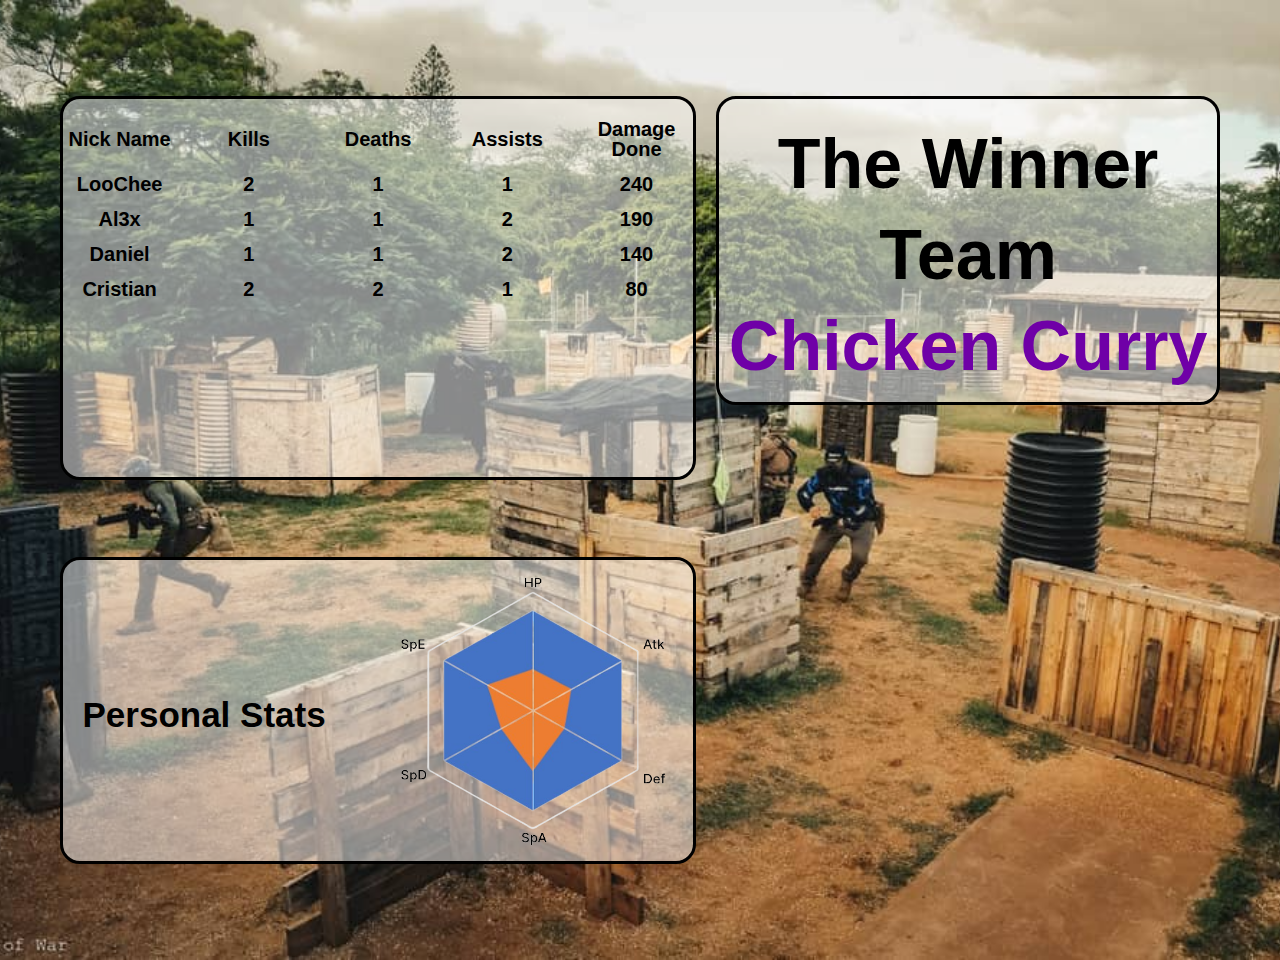
<file: Web Pages for VR Version/end-match.html>
<!DOCTYPE html><!--  This site was created in Webflow. https://www.webflow.com  --><!--  Last Published: Mon May 20 2024 05:34:04 GMT+0000 (Coordinated Universal Time)  -->
<html data-wf-page="664a4317a06b9256bfe776e6" data-wf-site="664a301e1155dc86b2f41d73">
<head>
  <meta charset="utf-8">
  <title>End Match</title>
  <meta content="End Match" property="og:title">
  <meta content="End Match" property="twitter:title">
  <meta content="width=device-width, initial-scale=1" name="viewport">
  <meta content="Webflow" name="generator">
  <link href="css/normalize.css" rel="stylesheet" type="text/css">
  <link href="css/webflow.css" rel="stylesheet" type="text/css">
  <link href="css/aico-vr.webflow.css" rel="stylesheet" type="text/css">
  <script type="text/javascript">!function(o,c){var n=c.documentElement,t=" w-mod-";n.className+=t+"js",("ontouchstart"in o||o.DocumentTouch&&c instanceof DocumentTouch)&&(n.className+=t+"touch")}(window,document);</script>
  <link href="images/favicon.ico" rel="shortcut icon" type="image/x-icon">
  <link href="images/webclip.png" rel="apple-touch-icon">
</head>
<body>
  <section class="section">
    <div class="collumn-1">
      <div class="for-table-background">
        <div class="w-layout-grid grid">
          <div id="w-node-b75274d7-fea2-2316-f11b-8f984c46d68c-bfe776e6" class="name center-text">Nick Name</div>
          <div id="w-node-_1f63e459-a739-e635-b036-674cac013024-bfe776e6" class="kills">Kills</div>
          <div id="w-node-af298eef-117d-1694-6387-dcccc7d54594-bfe776e6" class="deaths center-text">Deaths</div>
          <div id="w-node-_54e7fca5-4375-3c5a-4a7f-a7c62a4b3022-bfe776e6" class="assists">Assists</div>
          <div id="w-node-_5f01fc1f-6e27-9025-20a9-2dd42c2c85d0-bfe776e6" class="dammage-done">Damage Done</div>
          <div id="w-node-_4e4ba59a-483d-d82d-8a45-796b4123482d-bfe776e6" class="dammage-done">LooChee</div>
          <div id="w-node-_13bc856f-f006-356a-4c5f-85cbd5bdbe7e-bfe776e6" class="dammage-done">2</div>
          <div id="w-node-_93bcd482-ea49-8228-aad1-60dd1f59302c-bfe776e6" class="dammage-done">1</div>
          <div id="w-node-_012d3a3c-b751-6c9f-cf58-80e75c5246a4-bfe776e6" class="dammage-done">1</div>
          <div id="w-node-a74bc020-9a2a-29cb-a19e-3fce06a0c517-bfe776e6" class="dammage-done">240</div>
          <div id="w-node-_33c6f1d0-bc71-19a7-aa35-200cfe819886-bfe776e6" class="dammage-done">Al3x</div>
          <div id="w-node-_95bb13be-2b40-d78b-fd25-47c8692369e2-bfe776e6" class="dammage-done">1</div>
          <div id="w-node-eaa07693-e3ca-0e6a-79d7-b91095fb2987-bfe776e6" class="dammage-done">1</div>
          <div id="w-node-_34601cb6-2c51-8bf9-cc4a-05392546bf15-bfe776e6" class="dammage-done">2</div>
          <div id="w-node-dd86b8be-caa5-aac5-c345-398e81cac7f6-bfe776e6" class="dammage-done">190</div>
          <div id="w-node-aab0c5d0-0285-941f-8f24-b3d7dcdcb1de-bfe776e6" class="dammage-done">Daniel</div>
          <div id="w-node-_959e5517-3eaa-8ea2-3226-162e8f5afc08-bfe776e6" class="dammage-done">1</div>
          <div id="w-node-_9b6343a9-afc5-72d8-58bb-39ed38aa44ac-bfe776e6" class="dammage-done">1</div>
          <div id="w-node-_5e02a74e-8839-ed27-2d09-3ad2c295ba10-bfe776e6" class="dammage-done">2</div>
          <div id="w-node-f38c8b98-431a-ccc1-6eb0-bad2bf6fd134-bfe776e6" class="dammage-done">140</div>
          <div id="w-node-_486b3387-4754-a984-0643-fffa0738e678-bfe776e6" class="dammage-done">Cristian</div>
          <div id="w-node-_09a9683e-3807-0040-99be-8fe6fc6d537c-bfe776e6" class="dammage-done">2</div>
          <div id="w-node-_1f4f1f24-1a4f-68c8-3b78-2ea6927fec17-bfe776e6" class="dammage-done">2</div>
          <div id="w-node-_3b1be4c3-134e-5c7a-fec4-3190c56f9a6f-bfe776e6" class="dammage-done">1</div>
          <div id="w-node-_0b3b3d29-6fab-93b3-ff34-992646f3e626-bfe776e6" class="dammage-done">80</div>
        </div>
      </div>
      <div class="for-stats--background">
        <h3 class="heading-2">Personal Stats</h3><img src="images/Screenshot_1-removebg-preview.png" loading="lazy" width="280" height="280" alt="">
      </div>
    </div>
    <div class="collumn-2">
      <div class="header-background">
        <h1 class="heading"><span class="text-span">The Winner Team<br></span>Chicken Curry</h1>
      </div>
      <div style="padding-top:56.17021276595745%" class="video w-video w-embed"><iframe class="embedly-embed" src="https://cdn.embedly.com/widgets/media.html?src=https%3A%2F%2Fwww.youtube.com%2Fembed%2FKFOnn6diDoo%3Ffeature%3Doembed&display_name=YouTube&url=https%3A%2F%2Fwww.youtube.com%2Fwatch%3Fv%3DKFOnn6diDoo&image=https%3A%2F%2Fi.ytimg.com%2Fvi%2FKFOnn6diDoo%2Fhqdefault.jpg&key=96f1f04c5f4143bcb0f2e68c87d65feb&type=text%2Fhtml&schema=youtube" width="940" height="528" scrolling="no" allowfullscreen="" title="Airsoft MVP moment"></iframe></div>
    </div>
  </section>
  <script src="https://d3e54v103j8qbb.cloudfront.net/js/jquery-3.5.1.min.dc5e7f18c8.js?site=664a301e1155dc86b2f41d73" type="text/javascript" integrity="sha256-9/aliU8dGd2tb6OSsuzixeV4y/faTqgFtohetphbbj0=" crossorigin="anonymous"></script>
  <script src="js/webflow.js" type="text/javascript"></script>
</body>
</html>
</file>
<file: Web Pages for Mobile Version/css/webflow.css>
@font-face {
  font-family: 'webflow-icons';
  src: url("[data-uri]") format('truetype');
  font-weight: normal;
  font-style: normal;
}
[class^="w-icon-"],
[class*=" w-icon-"] {
  /* use !important to prevent issues with browser extensions that change fonts */
  font-family: 'webflow-icons' !important;
  speak: none;
  font-style: normal;
  font-weight: normal;
  font-variant: normal;
  text-transform: none;
  line-height: 1;
  /* Better Font Rendering =========== */
  -webkit-font-smoothing: antialiased;
  -moz-osx-font-smoothing: grayscale;
}
.w-icon-slider-right:before {
  content: "\e600";
}
.w-icon-slider-left:before {
  content: "\e601";
}
.w-icon-nav-menu:before {
  content: "\e602";
}
.w-icon-arrow-down:before,
.w-icon-dropdown-toggle:before {
  content: "\e603";
}
.w-icon-file-upload-remove:before {
  content: "\e900";
}
.w-icon-file-upload-icon:before {
  content: "\e903";
}
* {
  -webkit-box-sizing: border-box;
  -moz-box-sizing: border-box;
  box-sizing: border-box;
}
html {
  height: 100%;
}
body {
  margin: 0;
  min-height: 100%;
  background-color: #fff;
  font-family: Arial, sans-serif;
  font-size: 14px;
  line-height: 20px;
  color: #333;
}
img {
  max-width: 100%;
  vertical-align: middle;
  display: inline-block;
}
html.w-mod-touch * {
  background-attachment: scroll !important;
}
.w-block {
  display: block;
}
.w-inline-block {
  max-width: 100%;
  display: inline-block;
}
.w-clearfix:before,
.w-clearfix:after {
  content: " ";
  display: table;
  grid-column-start: 1;
  grid-row-start: 1;
  grid-column-end: 2;
  grid-row-end: 2;
}
.w-clearfix:after {
  clear: both;
}
.w-hidden {
  display: none;
}
.w-button {
  display: inline-block;
  padding: 9px 15px;
  background-color: #3898EC;
  color: white;
  border: 0;
  line-height: inherit;
  text-decoration: none;
  cursor: pointer;
  border-radius: 0;
}
input.w-button {
  -webkit-appearance: button;
}
html[data-w-dynpage] [data-w-cloak] {
  color: transparent !important;
}
.w-code-block {
  margin: unset;
}
pre.w-code-block code {
  all: inherit;
}
.w-webflow-badge,
.w-webflow-badge * {
  position: static;
  left: auto;
  top: auto;
  right: auto;
  bottom: auto;
  z-index: auto;
  display: block;
  visibility: visible;
  overflow: visible;
  overflow-x: visible;
  overflow-y: visible;
  box-sizing: border-box;
  width: auto;
  height: auto;
  max-height: none;
  max-width: none;
  min-height: 0;
  min-width: 0;
  margin: 0;
  padding: 0;
  float: none;
  clear: none;
  border: 0 none transparent;
  border-radius: 0;
  background: none;
  background-image: none;
  background-position: 0% 0%;
  background-size: auto auto;
  background-repeat: repeat;
  background-origin: padding-box;
  background-clip: border-box;
  background-attachment: scroll;
  background-color: transparent;
  box-shadow: none;
  opacity: 1;
  transform: none;
  transition: none;
  direction: ltr;
  font-family: inherit;
  font-weight: inherit;
  color: inherit;
  font-size: inherit;
  line-height: inherit;
  font-style: inherit;
  font-variant: inherit;
  text-align: inherit;
  letter-spacing: inherit;
  text-decoration: inherit;
  text-indent: 0;
  text-transform: inherit;
  list-style-type: disc;
  text-shadow: none;
  font-smoothing: auto;
  vertical-align: baseline;
  cursor: inherit;
  white-space: inherit;
  word-break: normal;
  word-spacing: normal;
  word-wrap: normal;
}
.w-webflow-badge {
  position: fixed !important;
  display: inline-block !important;
  visibility: visible !important;
  z-index: 2147483647 !important;
  top: auto !important;
  right: 12px !important;
  bottom: 12px !important;
  left: auto !important;
  color: #aaadb0 !important;
  background-color: #fff !important;
  border-radius: 3px !important;
  padding: 6px !important;
  font-size: 12px !important;
  opacity: 1 !important;
  line-height: 14px !important;
  text-decoration: none !important;
  transform: none !important;
  margin: 0 !important;
  width: auto !important;
  height: auto !important;
  overflow: visible !important;
  white-space: nowrap;
  box-shadow: 0 0 0 1px rgba(0, 0, 0, 0.1), 0px 1px 3px rgba(0, 0, 0, 0.1);
  cursor: pointer;
}
.w-webflow-badge > img {
  display: inline-block !important;
  visibility: visible !important;
  opacity: 1 !important;
  vertical-align: middle !important;
}
h1,
h2,
h3,
h4,
h5,
h6 {
  font-weight: bold;
  margin-bottom: 10px;
}
h1 {
  font-size: 38px;
  line-height: 44px;
  margin-top: 20px;
}
h2 {
  font-size: 32px;
  line-height: 36px;
  margin-top: 20px;
}
h3 {
  font-size: 24px;
  line-height: 30px;
  margin-top: 20px;
}
h4 {
  font-size: 18px;
  line-height: 24px;
  margin-top: 10px;
}
h5 {
  font-size: 14px;
  line-height: 20px;
  margin-top: 10px;
}
h6 {
  font-size: 12px;
  line-height: 18px;
  margin-top: 10px;
}
p {
  margin-top: 0;
  margin-bottom: 10px;
}
blockquote {
  margin: 0 0 10px 0;
  padding: 10px 20px;
  border-left: 5px solid #E2E2E2;
  font-size: 18px;
  line-height: 22px;
}
figure {
  margin: 0;
  margin-bottom: 10px;
}
figcaption {
  margin-top: 5px;
  text-align: center;
}
ul,
ol {
  margin-top: 0px;
  margin-bottom: 10px;
  padding-left: 40px;
}
.w-list-unstyled {
  padding-left: 0;
  list-style: none;
}
.w-embed:before,
.w-embed:after {
  content: " ";
  display: table;
  grid-column-start: 1;
  grid-row-start: 1;
  grid-column-end: 2;
  grid-row-end: 2;
}
.w-embed:after {
  clear: both;
}
.w-video {
  width: 100%;
  position: relative;
  padding: 0;
}
.w-video iframe,
.w-video object,
.w-video embed {
  position: absolute;
  top: 0;
  left: 0;
  width: 100%;
  height: 100%;
  border: none;
}
fieldset {
  padding: 0;
  margin: 0;
  border: 0;
}
button,
[type='button'],
[type='reset'] {
  border: 0;
  cursor: pointer;
  -webkit-appearance: button;
}
.w-form {
  margin: 0 0 15px;
}
.w-form-done {
  display: none;
  padding: 20px;
  text-align: center;
  background-color: #dddddd;
}
.w-form-fail {
  display: none;
  margin-top: 10px;
  padding: 10px;
  background-color: #ffdede;
}
label {
  display: block;
  margin-bottom: 5px;
  font-weight: bold;
}
.w-input,
.w-select {
  display: block;
  width: 100%;
  height: 38px;
  padding: 8px 12px;
  margin-bottom: 10px;
  font-size: 14px;
  line-height: 1.42857143;
  color: #333333;
  vertical-align: middle;
  background-color: #ffffff;
  border: 1px solid #cccccc;
}
.w-input:-moz-placeholder,
.w-select:-moz-placeholder {
  color: #999;
}
.w-input::-moz-placeholder,
.w-select::-moz-placeholder {
  color: #999;
  opacity: 1;
}
.w-input::-webkit-input-placeholder,
.w-select::-webkit-input-placeholder {
  color: #999;
}
.w-input:focus,
.w-select:focus {
  border-color: #3898EC;
  outline: 0;
}
.w-input[disabled],
.w-select[disabled],
.w-input[readonly],
.w-select[readonly],
fieldset[disabled] .w-input,
fieldset[disabled] .w-select {
  cursor: not-allowed;
}
.w-input[disabled]:not(.w-input-disabled),
.w-select[disabled]:not(.w-input-disabled),
.w-input[readonly],
.w-select[readonly],
fieldset[disabled]:not(.w-input-disabled) .w-input,
fieldset[disabled]:not(.w-input-disabled) .w-select {
  background-color: #eeeeee;
}
textarea.w-input,
textarea.w-select {
  height: auto;
}
.w-select {
  background-color: #f3f3f3;
}
.w-select[multiple] {
  height: auto;
}
.w-form-label {
  display: inline-block;
  cursor: pointer;
  font-weight: normal;
  margin-bottom: 0px;
}
.w-radio {
  display: block;
  margin-bottom: 5px;
  padding-left: 20px;
}
.w-radio:before,
.w-radio:after {
  content: " ";
  display: table;
  grid-column-start: 1;
  grid-row-start: 1;
  grid-column-end: 2;
  grid-row-end: 2;
}
.w-radio:after {
  clear: both;
}
.w-radio-input {
  margin: 4px 0 0;
  line-height: normal;
  float: left;
  margin-left: -20px;
}
.w-radio-input {
  margin-top: 3px;
}
.w-file-upload {
  display: block;
  margin-bottom: 10px;
}
.w-file-upload-input {
  width: 0.1px;
  height: 0.1px;
  opacity: 0;
  overflow: hidden;
  position: absolute;
  z-index: -100;
}
.w-file-upload-default,
.w-file-upload-uploading,
.w-file-upload-success {
  display: inline-block;
  color: #333333;
}
.w-file-upload-error {
  display: block;
  margin-top: 10px;
}
.w-file-upload-default.w-hidden,
.w-file-upload-uploading.w-hidden,
.w-file-upload-error.w-hidden,
.w-file-upload-success.w-hidden {
  display: none;
}
.w-file-upload-uploading-btn {
  display: flex;
  font-size: 14px;
  font-weight: normal;
  cursor: pointer;
  margin: 0;
  padding: 8px 12px;
  border: 1px solid #cccccc;
  background-color: #fafafa;
}
.w-file-upload-file {
  display: flex;
  flex-grow: 1;
  justify-content: space-between;
  margin: 0;
  padding: 8px 9px 8px 11px;
  border: 1px solid #cccccc;
  background-color: #fafafa;
}
.w-file-upload-file-name {
  font-size: 14px;
  font-weight: normal;
  display: block;
}
.w-file-remove-link {
  margin-top: 3px;
  margin-left: 10px;
  width: auto;
  height: auto;
  padding: 3px;
  display: block;
  cursor: pointer;
}
.w-icon-file-upload-remove {
  margin: auto;
  font-size: 10px;
}
.w-file-upload-error-msg {
  display: inline-block;
  color: #ea384c;
  padding: 2px 0;
}
.w-file-upload-info {
  display: inline-block;
  line-height: 38px;
  padding: 0 12px;
}
.w-file-upload-label {
  display: inline-block;
  font-size: 14px;
  font-weight: normal;
  cursor: pointer;
  margin: 0;
  padding: 8px 12px;
  border: 1px solid #cccccc;
  background-color: #fafafa;
}
.w-icon-file-upload-icon,
.w-icon-file-upload-uploading {
  display: inline-block;
  margin-right: 8px;
  width: 20px;
}
.w-icon-file-upload-uploading {
  height: 20px;
}
.w-container {
  margin-left: auto;
  margin-right: auto;
  max-width: 940px;
}
.w-container:before,
.w-container:after {
  content: " ";
  display: table;
  grid-column-start: 1;
  grid-row-start: 1;
  grid-column-end: 2;
  grid-row-end: 2;
}
.w-container:after {
  clear: both;
}
.w-container .w-row {
  margin-left: -10px;
  margin-right: -10px;
}
.w-row:before,
.w-row:after {
  content: " ";
  display: table;
  grid-column-start: 1;
  grid-row-start: 1;
  grid-column-end: 2;
  grid-row-end: 2;
}
.w-row:after {
  clear: both;
}
.w-row .w-row {
  margin-left: 0;
  margin-right: 0;
}
.w-col {
  position: relative;
  float: left;
  width: 100%;
  min-height: 1px;
  padding-left: 10px;
  padding-right: 10px;
}
.w-col .w-col {
  padding-left: 0;
  padding-right: 0;
}
.w-col-1 {
  width: 8.33333333%;
}
.w-col-2 {
  width: 16.66666667%;
}
.w-col-3 {
  width: 25%;
}
.w-col-4 {
  width: 33.33333333%;
}
.w-col-5 {
  width: 41.66666667%;
}
.w-col-6 {
  width: 50%;
}
.w-col-7 {
  width: 58.33333333%;
}
.w-col-8 {
  width: 66.66666667%;
}
.w-col-9 {
  width: 75%;
}
.w-col-10 {
  width: 83.33333333%;
}
.w-col-11 {
  width: 91.66666667%;
}
.w-col-12 {
  width: 100%;
}
.w-hidden-main {
  display: none !important;
}
@media screen and (max-width: 991px) {
  .w-container {
    max-width: 728px;
  }
  .w-hidden-main {
    display: inherit !important;
  }
  .w-hidden-medium {
    display: none !important;
  }
  .w-col-medium-1 {
    width: 8.33333333%;
  }
  .w-col-medium-2 {
    width: 16.66666667%;
  }
  .w-col-medium-3 {
    width: 25%;
  }
  .w-col-medium-4 {
    width: 33.33333333%;
  }
  .w-col-medium-5 {
    width: 41.66666667%;
  }
  .w-col-medium-6 {
    width: 50%;
  }
  .w-col-medium-7 {
    width: 58.33333333%;
  }
  .w-col-medium-8 {
    width: 66.66666667%;
  }
  .w-col-medium-9 {
    width: 75%;
  }
  .w-col-medium-10 {
    width: 83.33333333%;
  }
  .w-col-medium-11 {
    width: 91.66666667%;
  }
  .w-col-medium-12 {
    width: 100%;
  }
  .w-col-stack {
    width: 100%;
    left: auto;
    right: auto;
  }
}
@media screen and (max-width: 767px) {
  .w-hidden-main {
    display: inherit !important;
  }
  .w-hidden-medium {
    display: inherit !important;
  }
  .w-hidden-small {
    display: none !important;
  }
  .w-row,
  .w-container .w-row {
    margin-left: 0;
    margin-right: 0;
  }
  .w-col {
    width: 100%;
    left: auto;
    right: auto;
  }
  .w-col-small-1 {
    width: 8.33333333%;
  }
  .w-col-small-2 {
    width: 16.66666667%;
  }
  .w-col-small-3 {
    width: 25%;
  }
  .w-col-small-4 {
    width: 33.33333333%;
  }
  .w-col-small-5 {
    width: 41.66666667%;
  }
  .w-col-small-6 {
    width: 50%;
  }
  .w-col-small-7 {
    width: 58.33333333%;
  }
  .w-col-small-8 {
    width: 66.66666667%;
  }
  .w-col-small-9 {
    width: 75%;
  }
  .w-col-small-10 {
    width: 83.33333333%;
  }
  .w-col-small-11 {
    width: 91.66666667%;
  }
  .w-col-small-12 {
    width: 100%;
  }
}
@media screen and (max-width: 479px) {
  .w-container {
    max-width: none;
  }
  .w-hidden-main {
    display: inherit !important;
  }
  .w-hidden-medium {
    display: inherit !important;
  }
  .w-hidden-small {
    display: inherit !important;
  }
  .w-hidden-tiny {
    display: none !important;
  }
  .w-col {
    width: 100%;
  }
  .w-col-tiny-1 {
    width: 8.33333333%;
  }
  .w-col-tiny-2 {
    width: 16.66666667%;
  }
  .w-col-tiny-3 {
    width: 25%;
  }
  .w-col-tiny-4 {
    width: 33.33333333%;
  }
  .w-col-tiny-5 {
    width: 41.66666667%;
  }
  .w-col-tiny-6 {
    width: 50%;
  }
  .w-col-tiny-7 {
    width: 58.33333333%;
  }
  .w-col-tiny-8 {
    width: 66.66666667%;
  }
  .w-col-tiny-9 {
    width: 75%;
  }
  .w-col-tiny-10 {
    width: 83.33333333%;
  }
  .w-col-tiny-11 {
    width: 91.66666667%;
  }
  .w-col-tiny-12 {
    width: 100%;
  }
}
.w-widget {
  position: relative;
}
.w-widget-map {
  width: 100%;
  height: 400px;
}
.w-widget-map label {
  width: auto;
  display: inline;
}
.w-widget-map img {
  max-width: inherit;
}
.w-widget-map .gm-style-iw {
  text-align: center;
}
.w-widget-map .gm-style-iw > button {
  display: none !important;
}
.w-widget-twitter {
  overflow: hidden;
}
.w-widget-twitter-count-shim {
  display: inline-block;
  vertical-align: top;
  position: relative;
  width: 28px;
  height: 20px;
  text-align: center;
  background: white;
  border: #758696 solid 1px;
  border-radius: 3px;
}
.w-widget-twitter-count-shim * {
  pointer-events: none;
  -webkit-user-select: none;
  -moz-user-select: none;
  -ms-user-select: none;
  user-select: none;
}
.w-widget-twitter-count-shim .w-widget-twitter-count-inner {
  position: relative;
  font-size: 15px;
  line-height: 12px;
  text-align: center;
  color: #999;
  font-family: serif;
}
.w-widget-twitter-count-shim .w-widget-twitter-count-clear {
  position: relative;
  display: block;
}
.w-widget-twitter-count-shim.w--large {
  width: 36px;
  height: 28px;
}
.w-widget-twitter-count-shim.w--large .w-widget-twitter-count-inner {
  font-size: 18px;
  line-height: 18px;
}
.w-widget-twitter-count-shim:not(.w--vertical) {
  margin-left: 5px;
  margin-right: 8px;
}
.w-widget-twitter-count-shim:not(.w--vertical).w--large {
  margin-left: 6px;
}
.w-widget-twitter-count-shim:not(.w--vertical):before,
.w-widget-twitter-count-shim:not(.w--vertical):after {
  top: 50%;
  left: 0;
  border: solid transparent;
  content: ' ';
  height: 0;
  width: 0;
  position: absolute;
  pointer-events: none;
}
.w-widget-twitter-count-shim:not(.w--vertical):before {
  border-color: rgba(117, 134, 150, 0);
  border-right-color: #5d6c7b;
  border-width: 4px;
  margin-left: -9px;
  margin-top: -4px;
}
.w-widget-twitter-count-shim:not(.w--vertical).w--large:before {
  border-width: 5px;
  margin-left: -10px;
  margin-top: -5px;
}
.w-widget-twitter-count-shim:not(.w--vertical):after {
  border-color: rgba(255, 255, 255, 0);
  border-right-color: white;
  border-width: 4px;
  margin-left: -8px;
  margin-top: -4px;
}
.w-widget-twitter-count-shim:not(.w--vertical).w--large:after {
  border-width: 5px;
  margin-left: -9px;
  margin-top: -5px;
}
.w-widget-twitter-count-shim.w--vertical {
  width: 61px;
  height: 33px;
  margin-bottom: 8px;
}
.w-widget-twitter-count-shim.w--vertical:before,
.w-widget-twitter-count-shim.w--vertical:after {
  top: 100%;
  left: 50%;
  border: solid transparent;
  content: ' ';
  height: 0;
  width: 0;
  position: absolute;
  pointer-events: none;
}
.w-widget-twitter-count-shim.w--vertical:before {
  border-color: rgba(117, 134, 150, 0);
  border-top-color: #5d6c7b;
  border-width: 5px;
  margin-left: -5px;
}
.w-widget-twitter-count-shim.w--vertical:after {
  border-color: rgba(255, 255, 255, 0);
  border-top-color: white;
  border-width: 4px;
  margin-left: -4px;
}
.w-widget-twitter-count-shim.w--vertical .w-widget-twitter-count-inner {
  font-size: 18px;
  line-height: 22px;
}
.w-widget-twitter-count-shim.w--vertical.w--large {
  width: 76px;
}
.w-background-video {
  position: relative;
  overflow: hidden;
  height: 500px;
  color: white;
}
.w-background-video > video {
  background-size: cover;
  background-position: 50% 50%;
  position: absolute;
  margin: auto;
  width: 100%;
  height: 100%;
  right: -100%;
  bottom: -100%;
  top: -100%;
  left: -100%;
  object-fit: cover;
  z-index: -100;
}
.w-background-video > video::-webkit-media-controls-start-playback-button {
  display: none !important;
  -webkit-appearance: none;
}
.w-background-video--control {
  position: absolute;
  bottom: 1em;
  right: 1em;
  background-color: transparent;
  padding: 0;
}
.w-background-video--control > [hidden] {
  display: none !important;
}
.w-slider {
  position: relative;
  height: 300px;
  text-align: center;
  background: #dddddd;
  clear: both;
  -webkit-tap-highlight-color: rgba(0, 0, 0, 0);
  tap-highlight-color: rgba(0, 0, 0, 0);
}
.w-slider-mask {
  position: relative;
  display: block;
  overflow: hidden;
  z-index: 1;
  left: 0;
  right: 0;
  height: 100%;
  white-space: nowrap;
}
.w-slide {
  position: relative;
  display: inline-block;
  vertical-align: top;
  width: 100%;
  height: 100%;
  white-space: normal;
  text-align: left;
}
.w-slider-nav {
  position: absolute;
  z-index: 2;
  top: auto;
  right: 0;
  bottom: 0;
  left: 0;
  margin: auto;
  padding-top: 10px;
  height: 40px;
  text-align: center;
  -webkit-tap-highlight-color: rgba(0, 0, 0, 0);
  tap-highlight-color: rgba(0, 0, 0, 0);
}
.w-slider-nav.w-round > div {
  border-radius: 100%;
}
.w-slider-nav.w-num > div {
  width: auto;
  height: auto;
  padding: 0.2em 0.5em;
  font-size: inherit;
  line-height: inherit;
}
.w-slider-nav.w-shadow > div {
  box-shadow: 0 0 3px rgba(51, 51, 51, 0.4);
}
.w-slider-nav-invert {
  color: #fff;
}
.w-slider-nav-invert > div {
  background-color: rgba(34, 34, 34, 0.4);
}
.w-slider-nav-invert > div.w-active {
  background-color: #222;
}
.w-slider-dot {
  position: relative;
  display: inline-block;
  width: 1em;
  height: 1em;
  background-color: rgba(255, 255, 255, 0.4);
  cursor: pointer;
  margin: 0 3px 0.5em;
  transition: background-color 100ms, color 100ms;
}
.w-slider-dot.w-active {
  background-color: #fff;
}
.w-slider-dot:focus {
  outline: none;
  box-shadow: 0px 0px 0px 2px #fff;
}
.w-slider-dot:focus.w-active {
  box-shadow: none;
}
.w-slider-arrow-left,
.w-slider-arrow-right {
  position: absolute;
  width: 80px;
  top: 0;
  right: 0;
  bottom: 0;
  left: 0;
  margin: auto;
  cursor: pointer;
  overflow: hidden;
  color: white;
  font-size: 40px;
  -webkit-tap-highlight-color: rgba(0, 0, 0, 0);
  tap-highlight-color: rgba(0, 0, 0, 0);
  -webkit-user-select: none;
  -moz-user-select: none;
  -ms-user-select: none;
  user-select: none;
}
.w-slider-arrow-left [class^='w-icon-'],
.w-slider-arrow-right [class^='w-icon-'],
.w-slider-arrow-left [class*=' w-icon-'],
.w-slider-arrow-right [class*=' w-icon-'] {
  position: absolute;
}
.w-slider-arrow-left:focus,
.w-slider-arrow-right:focus {
  outline: 0;
}
.w-slider-arrow-left {
  z-index: 3;
  right: auto;
}
.w-slider-arrow-right {
  z-index: 4;
  left: auto;
}
.w-icon-slider-left,
.w-icon-slider-right {
  top: 0;
  right: 0;
  bottom: 0;
  left: 0;
  margin: auto;
  width: 1em;
  height: 1em;
}
.w-slider-aria-label {
  border: 0;
  clip: rect(0 0 0 0);
  height: 1px;
  margin: -1px;
  overflow: hidden;
  padding: 0;
  position: absolute;
  width: 1px;
}
.w-slider-force-show {
  display: block !important;
}
.w-dropdown {
  display: inline-block;
  position: relative;
  text-align: left;
  margin-left: auto;
  margin-right: auto;
  z-index: 900;
}
.w-dropdown-btn,
.w-dropdown-toggle,
.w-dropdown-link {
  position: relative;
  vertical-align: top;
  text-decoration: none;
  color: #222222;
  padding: 20px;
  text-align: left;
  margin-left: auto;
  margin-right: auto;
  white-space: nowrap;
}
.w-dropdown-toggle {
  -webkit-user-select: none;
  -moz-user-select: none;
  -ms-user-select: none;
  user-select: none;
  display: inline-block;
  cursor: pointer;
  padding-right: 40px;
}
.w-dropdown-toggle:focus {
  outline: 0;
}
.w-icon-dropdown-toggle {
  position: absolute;
  top: 0;
  right: 0;
  bottom: 0;
  margin: auto;
  margin-right: 20px;
  width: 1em;
  height: 1em;
}
.w-dropdown-list {
  position: absolute;
  background: #dddddd;
  display: none;
  min-width: 100%;
}
.w-dropdown-list.w--open {
  display: block;
}
.w-dropdown-link {
  padding: 10px 20px;
  display: block;
  color: #222222;
}
.w-dropdown-link.w--current {
  color: #0082f3;
}
.w-dropdown-link:focus {
  outline: 0;
}
@media screen and (max-width: 767px) {
  .w-nav-brand {
    padding-left: 10px;
  }
}
/**
 * ## Note
 * Safari (on both iOS and OS X) does not handle viewport units (vh, vw) well.
 * For example percentage units do not work on descendants of elements that
 * have any dimensions expressed in viewport units. It also doesn’t handle them at
 * all in `calc()`.
 */
/**
 * Wrapper around all lightbox elements
 *
 * 1. Since the lightbox can receive focus, IE also gives it an outline.
 * 2. Fixes flickering on Chrome when a transition is in progress
 *    underneath the lightbox.
 */
.w-lightbox-backdrop {
  cursor: auto;
  font-style: normal;
  letter-spacing: normal;
  list-style: disc;
  text-indent: 0;
  text-shadow: none;
  text-transform: none;
  visibility: visible;
  white-space: normal;
  word-break: normal;
  word-spacing: normal;
  word-wrap: normal;
  position: fixed;
  top: 0;
  right: 0;
  bottom: 0;
  left: 0;
  color: #fff;
  font-family: "Helvetica Neue", Helvetica, Ubuntu, "Segoe UI", Verdana, sans-serif;
  font-size: 17px;
  line-height: 1.2;
  font-weight: 300;
  text-align: center;
  background: rgba(0, 0, 0, 0.9);
  z-index: 2000;
  outline: 0;
  /* 1 */
  opacity: 0;
  -webkit-user-select: none;
  -moz-user-select: none;
  -webkit-tap-highlight-color: transparent;
  -webkit-transform: translate(0, 0);
  /* 2 */
}
/**
 * Neat trick to bind the rubberband effect to our canvas instead of the whole
 * document on iOS. It also prevents a bug that causes the document underneath to scroll.
 */
.w-lightbox-backdrop,
.w-lightbox-container {
  height: 100%;
  overflow: auto;
  -webkit-overflow-scrolling: touch;
}
.w-lightbox-content {
  position: relative;
  height: 100vh;
  overflow: hidden;
}
.w-lightbox-view {
  position: absolute;
  width: 100vw;
  height: 100vh;
  opacity: 0;
}
.w-lightbox-view:before {
  content: "";
  height: 100vh;
}
/* .w-lightbox-content */
.w-lightbox-group,
.w-lightbox-group .w-lightbox-view,
.w-lightbox-group .w-lightbox-view:before {
  height: 86vh;
}
.w-lightbox-frame,
.w-lightbox-view:before {
  display: inline-block;
  vertical-align: middle;
}
/*
 * 1. Remove default margin set by user-agent on the <figure> element.
 */
.w-lightbox-figure {
  position: relative;
  margin: 0;
  /* 1 */
}
.w-lightbox-group .w-lightbox-figure {
  cursor: pointer;
}
/**
 * IE adds image dimensions as width and height attributes on the IMG tag,
 * but we need both width and height to be set to auto to enable scaling.
 */
.w-lightbox-img {
  width: auto;
  height: auto;
  max-width: none;
}
/**
 * 1. Reset if style is set by user on "All Images"
 */
.w-lightbox-image {
  display: block;
  float: none;
  /* 1 */
  max-width: 100vw;
  max-height: 100vh;
}
.w-lightbox-group .w-lightbox-image {
  max-height: 86vh;
}
.w-lightbox-caption {
  position: absolute;
  right: 0;
  bottom: 0;
  left: 0;
  padding: 0.5em 1em;
  background: rgba(0, 0, 0, 0.4);
  text-align: left;
  text-overflow: ellipsis;
  white-space: nowrap;
  overflow: hidden;
}
.w-lightbox-embed {
  position: absolute;
  top: 0;
  right: 0;
  bottom: 0;
  left: 0;
  width: 100%;
  height: 100%;
}
.w-lightbox-control {
  position: absolute;
  top: 0;
  width: 4em;
  background-size: 24px;
  background-repeat: no-repeat;
  background-position: center;
  cursor: pointer;
  -webkit-transition: all 0.3s;
  transition: all 0.3s;
}
.w-lightbox-left {
  display: none;
  bottom: 0;
  left: 0;
  /* <svg xmlns="http://www.w3.org/2000/svg" viewBox="-20 0 24 40" width="24" height="40"><g transform="rotate(45)"><path d="m0 0h5v23h23v5h-28z" opacity=".4"/><path d="m1 1h3v23h23v3h-26z" fill="#fff"/></g></svg> */
  background-image: url("[data-uri]");
}
.w-lightbox-right {
  display: none;
  right: 0;
  bottom: 0;
  /* <svg xmlns="http://www.w3.org/2000/svg" viewBox="-4 0 24 40" width="24" height="40"><g transform="rotate(45)"><path d="m0-0h28v28h-5v-23h-23z" opacity=".4"/><path d="m1 1h26v26h-3v-23h-23z" fill="#fff"/></g></svg> */
  background-image: url("[data-uri]");
}
/*
 * Without specifying the with and height inside the SVG, all versions of IE render the icon too small.
 * The bug does not seem to manifest itself if the elements are tall enough such as the above arrows.
 * (http://stackoverflow.com/questions/16092114/background-size-differs-in-internet-explorer)
 */
.w-lightbox-close {
  right: 0;
  height: 2.6em;
  /* <svg xmlns="http://www.w3.org/2000/svg" viewBox="-4 0 18 17" width="18" height="17"><g transform="rotate(45)"><path d="m0 0h7v-7h5v7h7v5h-7v7h-5v-7h-7z" opacity=".4"/><path d="m1 1h7v-7h3v7h7v3h-7v7h-3v-7h-7z" fill="#fff"/></g></svg> */
  background-image: url("[data-uri]");
  background-size: 18px;
}
/**
 * 1. All IE versions add extra space at the bottom without this.
 */
.w-lightbox-strip {
  position: absolute;
  bottom: 0;
  left: 0;
  right: 0;
  padding: 0 1vh;
  line-height: 0;
  /* 1 */
  white-space: nowrap;
  overflow-x: auto;
  overflow-y: hidden;
}
/*
 * 1. We use content-box to avoid having to do `width: calc(10vh + 2vw)`
 *    which doesn’t work in Safari anyway.
 * 2. Chrome renders images pixelated when switching to GPU. Making sure
 *    the parent is also rendered on the GPU (by setting translate3d for
 *    example) fixes this behavior.
 */
.w-lightbox-item {
  display: inline-block;
  width: 10vh;
  padding: 2vh 1vh;
  box-sizing: content-box;
  /* 1 */
  cursor: pointer;
  -webkit-transform: translate3d(0, 0, 0);
  /* 2 */
}
.w-lightbox-active {
  opacity: 0.3;
}
.w-lightbox-thumbnail {
  position: relative;
  height: 10vh;
  background: #222;
  overflow: hidden;
}
.w-lightbox-thumbnail-image {
  position: absolute;
  top: 0;
  left: 0;
}
.w-lightbox-thumbnail .w-lightbox-tall {
  top: 50%;
  width: 100%;
  -webkit-transform: translate(0, -50%);
  transform: translate(0, -50%);
}
.w-lightbox-thumbnail .w-lightbox-wide {
  left: 50%;
  height: 100%;
  -webkit-transform: translate(-50%, 0);
  transform: translate(-50%, 0);
}
/*
 * Spinner
 *
 * Absolute pixel values are used to avoid rounding errors that would cause
 * the white spinning element to be misaligned with the track.
 */
.w-lightbox-spinner {
  position: absolute;
  top: 50%;
  left: 50%;
  box-sizing: border-box;
  width: 40px;
  height: 40px;
  margin-top: -20px;
  margin-left: -20px;
  border: 5px solid rgba(0, 0, 0, 0.4);
  border-radius: 50%;
  -webkit-animation: spin 0.8s infinite linear;
  animation: spin 0.8s infinite linear;
}
.w-lightbox-spinner:after {
  content: "";
  position: absolute;
  top: -4px;
  right: -4px;
  bottom: -4px;
  left: -4px;
  border: 3px solid transparent;
  border-bottom-color: #fff;
  border-radius: 50%;
}
/*
 * Utility classes
 */
.w-lightbox-hide {
  display: none;
}
.w-lightbox-noscroll {
  overflow: hidden;
}
@media (min-width: 768px) {
  .w-lightbox-content {
    height: 96vh;
    margin-top: 2vh;
  }
  .w-lightbox-view,
  .w-lightbox-view:before {
    height: 96vh;
  }
  /* .w-lightbox-content */
  .w-lightbox-group,
  .w-lightbox-group .w-lightbox-view,
  .w-lightbox-group .w-lightbox-view:before {
    height: 84vh;
  }
  .w-lightbox-image {
    max-width: 96vw;
    max-height: 96vh;
  }
  .w-lightbox-group .w-lightbox-image {
    max-width: 82.3vw;
    max-height: 84vh;
  }
  .w-lightbox-left,
  .w-lightbox-right {
    display: block;
    opacity: 0.5;
  }
  .w-lightbox-close {
    opacity: 0.8;
  }
  .w-lightbox-control:hover {
    opacity: 1;
  }
}
.w-lightbox-inactive,
.w-lightbox-inactive:hover {
  opacity: 0;
}
.w-richtext:before,
.w-richtext:after {
  content: " ";
  display: table;
  grid-column-start: 1;
  grid-row-start: 1;
  grid-column-end: 2;
  grid-row-end: 2;
}
.w-richtext:after {
  clear: both;
}
.w-richtext[contenteditable="true"]:before,
.w-richtext[contenteditable="true"]:after {
  white-space: initial;
}
.w-richtext ol,
.w-richtext ul {
  overflow: hidden;
}
.w-richtext .w-richtext-figure-selected.w-richtext-figure-type-video div:after,
.w-richtext .w-richtext-figure-selected[data-rt-type="video"] div:after {
  outline: 2px solid #2895f7;
}
.w-richtext .w-richtext-figure-selected.w-richtext-figure-type-image div,
.w-richtext .w-richtext-figure-selected[data-rt-type="image"] div {
  outline: 2px solid #2895f7;
}
.w-richtext figure.w-richtext-figure-type-video > div:after,
.w-richtext figure[data-rt-type="video"] > div:after {
  content: '';
  position: absolute;
  display: none;
  left: 0;
  top: 0;
  right: 0;
  bottom: 0;
}
.w-richtext figure {
  position: relative;
  max-width: 60%;
}
.w-richtext figure > div:before {
  cursor: default!important;
}
.w-richtext figure img {
  width: 100%;
}
.w-richtext figure figcaption.w-richtext-figcaption-placeholder {
  opacity: 0.6;
}
.w-richtext figure div {
  /* fix incorrectly sized selection border in the data manager */
  font-size: 0px;
  color: transparent;
}
.w-richtext figure.w-richtext-figure-type-image,
.w-richtext figure[data-rt-type="image"] {
  display: table;
}
.w-richtext figure.w-richtext-figure-type-image > div,
.w-richtext figure[data-rt-type="image"] > div {
  display: inline-block;
}
.w-richtext figure.w-richtext-figure-type-image > figcaption,
.w-richtext figure[data-rt-type="image"] > figcaption {
  display: table-caption;
  caption-side: bottom;
}
.w-richtext figure.w-richtext-figure-type-video,
.w-richtext figure[data-rt-type="video"] {
  width: 60%;
  height: 0;
}
.w-richtext figure.w-richtext-figure-type-video iframe,
.w-richtext figure[data-rt-type="video"] iframe {
  position: absolute;
  top: 0;
  left: 0;
  width: 100%;
  height: 100%;
}
.w-richtext figure.w-richtext-figure-type-video > div,
.w-richtext figure[data-rt-type="video"] > div {
  width: 100%;
}
.w-richtext figure.w-richtext-align-center {
  margin-right: auto;
  margin-left: auto;
  clear: both;
}
.w-richtext figure.w-richtext-align-center.w-richtext-figure-type-image > div,
.w-richtext figure.w-richtext-align-center[data-rt-type="image"] > div {
  max-width: 100%;
}
.w-richtext figure.w-richtext-align-normal {
  clear: both;
}
.w-richtext figure.w-richtext-align-fullwidth {
  width: 100%;
  max-width: 100%;
  text-align: center;
  clear: both;
  display: block;
  margin-right: auto;
  margin-left: auto;
}
.w-richtext figure.w-richtext-align-fullwidth > div {
  display: inline-block;
  /* padding-bottom is used for aspect ratios in video figures
      we want the div to inherit that so hover/selection borders in the designer-canvas
      fit right*/
  padding-bottom: inherit;
}
.w-richtext figure.w-richtext-align-fullwidth > figcaption {
  display: block;
}
.w-richtext figure.w-richtext-align-floatleft {
  float: left;
  margin-right: 15px;
  clear: none;
}
.w-richtext figure.w-richtext-align-floatright {
  float: right;
  margin-left: 15px;
  clear: none;
}
.w-nav {
  position: relative;
  background: #dddddd;
  z-index: 1000;
}
.w-nav:before,
.w-nav:after {
  content: " ";
  display: table;
  grid-column-start: 1;
  grid-row-start: 1;
  grid-column-end: 2;
  grid-row-end: 2;
}
.w-nav:after {
  clear: both;
}
.w-nav-brand {
  position: relative;
  float: left;
  text-decoration: none;
  color: #333333;
}
.w-nav-link {
  position: relative;
  display: inline-block;
  vertical-align: top;
  text-decoration: none;
  color: #222222;
  padding: 20px;
  text-align: left;
  margin-left: auto;
  margin-right: auto;
}
.w-nav-link.w--current {
  color: #0082f3;
}
.w-nav-menu {
  position: relative;
  float: right;
}
[data-nav-menu-open] {
  display: block !important;
  position: absolute;
  top: 100%;
  left: 0;
  right: 0;
  background: #C8C8C8;
  text-align: center;
  overflow: visible;
  min-width: 200px;
}
.w--nav-link-open {
  display: block;
  position: relative;
}
.w-nav-overlay {
  position: absolute;
  overflow: hidden;
  display: none;
  top: 100%;
  left: 0;
  right: 0;
  width: 100%;
}
.w-nav-overlay [data-nav-menu-open] {
  top: 0;
}
.w-nav[data-animation="over-left"] .w-nav-overlay {
  width: auto;
}
.w-nav[data-animation="over-left"] .w-nav-overlay,
.w-nav[data-animation="over-left"] [data-nav-menu-open] {
  right: auto;
  z-index: 1;
  top: 0;
}
.w-nav[data-animation="over-right"] .w-nav-overlay {
  width: auto;
}
.w-nav[data-animation="over-right"] .w-nav-overlay,
.w-nav[data-animation="over-right"] [data-nav-menu-open] {
  left: auto;
  z-index: 1;
  top: 0;
}
.w-nav-button {
  position: relative;
  float: right;
  padding: 18px;
  font-size: 24px;
  display: none;
  cursor: pointer;
  -webkit-tap-highlight-color: rgba(0, 0, 0, 0);
  tap-highlight-color: rgba(0, 0, 0, 0);
  -webkit-user-select: none;
  -moz-user-select: none;
  -ms-user-select: none;
  user-select: none;
}
.w-nav-button:focus {
  outline: 0;
}
.w-nav-button.w--open {
  background-color: #C8C8C8;
  color: white;
}
.w-nav[data-collapse="all"] .w-nav-menu {
  display: none;
}
.w-nav[data-collapse="all"] .w-nav-button {
  display: block;
}
.w--nav-dropdown-open {
  display: block;
}
.w--nav-dropdown-toggle-open {
  display: block;
}
.w--nav-dropdown-list-open {
  position: static;
}
@media screen and (max-width: 991px) {
  .w-nav[data-collapse="medium"] .w-nav-menu {
    display: none;
  }
  .w-nav[data-collapse="medium"] .w-nav-button {
    display: block;
  }
}
@media screen and (max-width: 767px) {
  .w-nav[data-collapse="small"] .w-nav-menu {
    display: none;
  }
  .w-nav[data-collapse="small"] .w-nav-button {
    display: block;
  }
  .w-nav-brand {
    padding-left: 10px;
  }
}
@media screen and (max-width: 479px) {
  .w-nav[data-collapse="tiny"] .w-nav-menu {
    display: none;
  }
  .w-nav[data-collapse="tiny"] .w-nav-button {
    display: block;
  }
}
.w-tabs {
  position: relative;
}
.w-tabs:before,
.w-tabs:after {
  content: " ";
  display: table;
  grid-column-start: 1;
  grid-row-start: 1;
  grid-column-end: 2;
  grid-row-end: 2;
}
.w-tabs:after {
  clear: both;
}
.w-tab-menu {
  position: relative;
}
.w-tab-link {
  position: relative;
  display: inline-block;
  vertical-align: top;
  text-decoration: none;
  padding: 9px 30px;
  text-align: left;
  cursor: pointer;
  color: #222222;
  background-color: #dddddd;
}
.w-tab-link.w--current {
  background-color: #C8C8C8;
}
.w-tab-link:focus {
  outline: 0;
}
.w-tab-content {
  position: relative;
  display: block;
  overflow: hidden;
}
.w-tab-pane {
  position: relative;
  display: none;
}
.w--tab-active {
  display: block;
}
@media screen and (max-width: 479px) {
  .w-tab-link {
    display: block;
  }
}
.w-ix-emptyfix:after {
  content: "";
}
@keyframes spin {
  0% {
    transform: rotate(0deg);
  }
  100% {
    transform: rotate(360deg);
  }
}
.w-dyn-empty {
  padding: 10px;
  background-color: #dddddd;
}
.w-dyn-hide {
  display: none !important;
}
.w-dyn-bind-empty {
  display: none !important;
}
.w-condition-invisible {
  display: none !important;
}
.wf-layout-layout {
  display: grid;
}
.w-code-component > * {
  height: 100%;
  width: 100%;
  position: absolute;
  top: 0;
  left: 0;
}
</file>
<file: Web Pages for Mobile Version/css/aico-mobile.webflow.css>
:root {
  --dark-green: #26331b;
  --silver: #eee;
  --white: white;
  --grey: #ddd;
  --black: black;
}

.w-layout-blockcontainer {
  max-width: 940px;
  margin-left: auto;
  margin-right: auto;
  display: block;
}

.w-layout-grid {
  grid-row-gap: 16px;
  grid-column-gap: 16px;
  grid-template-rows: auto auto;
  grid-template-columns: 1fr 1fr;
  grid-auto-columns: 1fr;
  display: grid;
}

.w-checkbox {
  margin-bottom: 5px;
  padding-left: 20px;
  display: block;
}

.w-checkbox:before {
  content: " ";
  grid-area: 1 / 1 / 2 / 2;
  display: table;
}

.w-checkbox:after {
  content: " ";
  clear: both;
  grid-area: 1 / 1 / 2 / 2;
  display: table;
}

.w-checkbox-input {
  float: left;
  margin: 4px 0 0 -20px;
  line-height: normal;
}

.w-checkbox-input--inputType-custom {
  border: 1px solid #ccc;
  border-radius: 2px;
  width: 12px;
  height: 12px;
}

.w-checkbox-input--inputType-custom.w--redirected-checked {
  background-color: #3898ec;
  background-image: url('https://d3e54v103j8qbb.cloudfront.net/static/custom-checkbox-checkmark.589d534424.svg');
  background-position: 50%;
  background-repeat: no-repeat;
  background-size: cover;
  border-color: #3898ec;
}

.w-checkbox-input--inputType-custom.w--redirected-focus {
  box-shadow: 0 0 3px 1px #3898ec;
}

@media screen and (max-width: 991px) {
  .w-layout-blockcontainer {
    max-width: 728px;
  }
}

@media screen and (max-width: 767px) {
  .w-layout-blockcontainer {
    max-width: none;
  }
}

.navbar-logo-left {
  background-color: #c7b7a3;
}

.navbar-logo-left-container {
  z-index: 5;
  background-color: rgba(0, 0, 0, 0);
  width: 1030px;
  max-width: 100%;
  margin-left: auto;
  margin-right: auto;
  padding: 15px 20px;
}

.navbar-logo-left-container.shadow-three {
  width: 100%;
  max-width: 1140px;
  margin-bottom: 0;
  padding-top: 20px;
  padding-bottom: 20px;
  display: block;
}

.container {
  width: 100%;
  max-width: 940px;
  margin-left: auto;
  margin-right: auto;
}

.navbar-wrapper {
  justify-content: space-between;
  align-items: center;
  display: flex;
}

.nav-menu-two {
  justify-content: space-between;
  align-items: center;
  margin-bottom: 0;
  display: flex;
}

.nav-link {
  color: #1a1b1f;
  letter-spacing: .25px;
  margin-left: 5px;
  margin-right: 5px;
  padding: 5px 10px;
  font-size: 14px;
  line-height: 20px;
  text-decoration: none;
}

.nav-link:hover {
  color: rgba(26, 27, 31, .75);
}

.nav-link:focus-visible {
  outline-offset: 0px;
  color: #0050bd;
  border-radius: 4px;
  outline: 2px solid #0050bd;
}

.nav-link[data-wf-focus-visible] {
  outline-offset: 0px;
  color: #0050bd;
  border-radius: 4px;
  outline: 2px solid #0050bd;
}

.nav-dropdown {
  margin-left: 5px;
  margin-right: 5px;
}

.nav-dropdown-toggle {
  letter-spacing: .25px;
  padding: 5px 30px 5px 10px;
  font-size: 14px;
  line-height: 20px;
}

.nav-dropdown-toggle:hover {
  color: rgba(26, 27, 31, .75);
}

.nav-dropdown-toggle:focus-visible {
  outline-offset: 0px;
  color: #0050bd;
  border-radius: 5px;
  outline: 2px solid #0050bd;
}

.nav-dropdown-toggle[data-wf-focus-visible] {
  outline-offset: 0px;
  color: #0050bd;
  border-radius: 5px;
  outline: 2px solid #0050bd;
}

.nav-dropdown-icon {
  margin-right: 10px;
}

.nav-dropdown-list {
  background-color: #fff;
  border-radius: 12px;
}

.nav-dropdown-list.w--open {
  padding-top: 10px;
  padding-bottom: 10px;
}

.nav-dropdown-link {
  padding-top: 5px;
  padding-bottom: 5px;
  font-size: 14px;
}

.nav-dropdown-link:focus-visible {
  outline-offset: 0px;
  color: #0050bd;
  border-radius: 5px;
  outline: 2px solid #0050bd;
}

.nav-dropdown-link[data-wf-focus-visible] {
  outline-offset: 0px;
  color: #0050bd;
  border-radius: 5px;
  outline: 2px solid #0050bd;
}

.nav-divider {
  background-color: #e4ebf3;
  width: 1px;
  height: 22px;
  margin-left: 15px;
  margin-right: 15px;
}

.nav-link-accent {
  color: #1a1b1f;
  letter-spacing: .25px;
  margin-left: 5px;
  margin-right: 20px;
  padding: 5px 10px;
  font-size: 14px;
  font-weight: 700;
  line-height: 20px;
  text-decoration: none;
}

.nav-link-accent:hover {
  color: rgba(26, 27, 31, .75);
}

.button-primary {
  color: #fff;
  letter-spacing: 2px;
  text-transform: uppercase;
  background-color: #1a1b1f;
  padding: 12px 25px;
  font-size: 12px;
  line-height: 20px;
  transition: all .2s;
}

.button-primary:hover {
  color: #fff;
  background-color: #32343a;
}

.button-primary:active {
  background-color: #43464d;
}

.button {
  color: #fff;
  letter-spacing: 2px;
  text-transform: uppercase;
  background-color: #1a1b1f;
  border: 1px solid #000;
  border-radius: 8px;
  padding: 12px 25px;
  font-size: 12px;
  line-height: 20px;
  transition: all .2s;
}

.button:hover {
  color: #fff;
  background-color: #32343a;
}

.button:active {
  background-color: #43464d;
}

.button.primary {
  background-color: var(--dark-green);
  flex-flow: column;
  flex: 0 auto;
  order: 0;
  justify-content: center;
  align-self: auto;
  align-items: center;
  font-weight: 600;
  display: flex;
}

.button.primary._2 {
  background-color: var(--dark-green);
  text-align: left;
  justify-content: center;
  width: 200px;
}

.button.primary._3 {
  width: 18rem;
}

.button.primary.collor-dark {
  background-color: var(--dark-green);
}

.button.secondary {
  color: #000;
  background-color: #fff;
  font-weight: 600;
}

.button.secondary.collor-white {
  background-color: var(--silver);
}

.nav-link-2 {
  color: #1a1b1f;
  letter-spacing: .25px;
  margin-left: 5px;
  margin-right: 5px;
  padding: 5px 10px;
  font-size: 14px;
  line-height: 20px;
  text-decoration: none;
}

.nav-link-2:hover {
  color: rgba(26, 27, 31, .75);
}

.nav-link-2:focus-visible {
  outline-offset: 0px;
  color: #0050bd;
  border-radius: 4px;
  outline: 2px solid #0050bd;
}

.nav-link-2[data-wf-focus-visible] {
  outline-offset: 0px;
  color: #0050bd;
  border-radius: 4px;
  outline: 2px solid #0050bd;
}

.nav-menu-two-2 {
  grid-column-gap: 12px;
  grid-row-gap: 12px;
  justify-content: space-between;
  align-items: center;
  margin-bottom: 0;
  display: flex;
}

.contaiiner-navbar {
  width: 100%;
  max-width: 940px;
  margin-left: auto;
  margin-right: auto;
}

.navbar-wrapper-2 {
  justify-content: space-between;
  align-items: center;
  display: flex;
}

.nav-menu-wrapper-2 {
  grid-column-gap: 4px;
  grid-row-gap: 4px;
  align-items: center;
  display: flex;
}

.navbar-logo-left-container-2 {
  z-index: 5;
  background-color: rgba(0, 0, 0, 0);
  width: 1030px;
  max-width: 100%;
  margin-left: auto;
  margin-right: auto;
  padding: 15px 20px;
}

.navbar-logo-left-container-2.shadow-three {
  background-color: #76885b;
  width: 100%;
  max-width: 1140px;
  margin-bottom: 0;
  padding-top: 20px;
  padding-bottom: 20px;
}

.footer-dark {
  background-color: #f5f7fa;
  border-bottom: 1px solid #e4ebf3;
  padding: 50px 30px 15px;
  position: relative;
}

.footer-wrapper {
  justify-content: space-between;
  align-items: flex-start;
  max-width: 900px;
  margin-left: auto;
  margin-right: auto;
  display: flex;
}

.footer-content {
  grid-column-gap: 70px;
  grid-row-gap: 40px;
  grid-template-rows: auto;
  grid-template-columns: auto auto 1fr;
  grid-auto-columns: 1fr;
  display: grid;
}

.footer-block {
  flex-direction: column;
  justify-content: flex-start;
  align-items: flex-start;
  display: flex;
}

.title-small {
  letter-spacing: 1px;
  text-transform: uppercase;
  margin-bottom: 12px;
  font-size: 14px;
  font-weight: 700;
  line-height: 16px;
}

.footer-link {
  color: #1a1b1f;
  margin-top: 12px;
  margin-bottom: 6px;
  font-size: 14px;
  line-height: 16px;
  text-decoration: none;
}

.footer-link:hover {
  color: rgba(26, 27, 31, .75);
}

.footer-social-block {
  justify-content: flex-start;
  align-items: center;
  margin-top: 12px;
  margin-left: -12px;
  display: flex;
}

.footer-social-link {
  margin-left: 12px;
}

.footer-divider {
  background-color: #e4ebf3;
  width: 100%;
  height: 1px;
  margin-top: 70px;
  margin-bottom: 15px;
}

.footer-copyright-center {
  text-align: center;
  font-size: 14px;
  line-height: 16px;
}

.header-section {
  background-color: #f5fbfc;
  background-image: url('../images/1385819.jpg');
  background-position: 50% 0;
  background-size: cover;
  background-attachment: scroll;
  justify-content: center;
  align-items: center;
  width: 100%;
  height: 100%;
  min-height: auto;
  padding: 100px 3% 500px;
  display: flex;
}

.header-section._2 {
  background-color: var(--silver);
  background-image: url('../images/sett.png');
}

.container-flex {
  flex-direction: row;
  justify-content: center;
  align-items: center;
  width: 100%;
  max-width: 1200px;
  display: flex;
}

.cursive-text {
  width: 100%;
  max-width: 500px;
  position: absolute;
  top: auto;
  bottom: auto;
  left: auto;
  right: auto;
}

.title-wrap-centre {
  color: var(--white);
  text-align: center;
  flex-flow: column;
  justify-content: center;
  align-items: center;
  width: 100%;
  max-width: 670px;
  margin-bottom: 40px;
  margin-left: auto;
  margin-right: auto;
  padding-bottom: 0;
  display: flex;
  position: relative;
}

.header-h1 {
  color: #eee;
  text-align: center;
  flex-flow: row;
  flex: none;
  height: 200px;
  padding-top: 50px;
  font-family: Gunplay, sans-serif;
  font-size: 80px;
  font-weight: 400;
  line-height: 100%;
  display: flex;
  overflow: visible;
}

.brand-span {
  color: #35b8be;
}

.text-span {
  grid-column-gap: 0px;
  grid-row-gap: 0px;
  direction: ltr;
  text-align: center;
  letter-spacing: 0;
  text-transform: none;
  column-rule-width: 0px;
  overflow-wrap: normal;
  flex-flow: row;
  justify-content: center;
  align-items: stretch;
  column-gap: 0;
  height: 80px;
  min-height: 10px;
  padding-bottom: 0;
  font-family: Gunplay, sans-serif;
  display: flex;
  overflow: visible;
}

.list {
  grid-column-gap: 13px;
  grid-row-gap: 13px;
  flex-flow: column;
  align-items: center;
  margin-top: 30px;
  display: flex;
}

.section-2 {
  justify-content: center;
  margin: 35px;
  display: flex;
}

.form {
  grid-column-gap: 16px;
  grid-row-gap: 16px;
  flex-flow: column;
  flex: 1;
  grid-template-rows: auto auto;
  grid-template-columns: 1fr 1fr;
  grid-auto-columns: 1fr;
  justify-content: center;
  align-items: stretch;
  width: 80%;
  margin: 40px 0;
  display: flex;
}

.heading-2 {
  text-align: center;
}

.link-black {
  color: #000;
  justify-content: center;
  align-items: flex-end;
  padding-left: 0;
  font-weight: 700;
  text-decoration: none;
  display: flex;
}

.link-black.w--current {
  padding-left: 13px;
}

.link-black.forget-password {
  font-size: 12px;
  font-weight: 700;
}

.form-block {
  text-align: left;
  flex-flow: column;
  justify-content: center;
  align-items: center;
  width: 30rem;
  margin-bottom: 0;
  margin-left: 0;
  margin-right: 0;
  display: flex;
}

.text-block-3 {
  aspect-ratio: auto;
  object-fit: fill;
  margin-top: 10px;
  margin-left: 0;
  margin-right: 0;
  display: block;
  position: static;
}

.div-block-3 {
  grid-column-gap: 16px;
  grid-row-gap: 16px;
  flex-flow: row;
  justify-content: flex-start;
  align-items: stretch;
  display: flex;
}

.form-2 {
  grid-column-gap: 16px;
  grid-row-gap: 16px;
  flex-flow: column;
  flex: 1;
  grid-template-rows: auto auto;
  grid-template-columns: 1fr 1fr;
  grid-auto-columns: 1fr;
  justify-content: center;
  align-items: stretch;
  width: 80%;
  margin: 40px 0;
  display: flex;
}

.form-block-2 {
  text-align: left;
  flex-flow: column;
  justify-content: center;
  align-items: center;
  width: 30rem;
  margin-bottom: 0;
  margin-left: 0;
  margin-right: 0;
  display: flex;
}

.section-3 {
  justify-content: center;
  display: flex;
}

.container-2 {
  justify-content: center;
  max-width: 1170px;
  padding-left: 20px;
  padding-right: 20px;
  display: flex;
}

.text-field-2 {
  border: 1px solid #ccc;
  border-radius: 8px;
}

.div-block-4 {
  grid-column-gap: 0px;
  grid-row-gap: 0px;
  text-align: left;
  justify-content: space-between;
  align-items: stretch;
  display: flex;
}

.field-label {
  justify-content: center;
  align-items: center;
  display: flex;
}

.div-block-5 {
  grid-column-gap: 0px;
  grid-row-gap: 0px;
  flex: 0 auto;
  justify-content: space-between;
  align-items: stretch;
  display: flex;
}

.header-section-2 {
  background-color: var(--silver);
  justify-content: center;
  align-items: center;
  min-height: auto;
  padding: 40px 3%;
  display: flex;
}

.title-wrap-centre-2 {
  text-align: center;
  flex-direction: column;
  justify-content: center;
  align-items: center;
  width: 100%;
  max-width: 670px;
  margin-bottom: 40px;
  margin-left: auto;
  margin-right: auto;
  display: flex;
  position: relative;
}

.content-section {
  background-color: rgba(0, 0, 0, 0);
  padding: 40px 3% 120px;
  position: relative;
}

.container-1172 {
  width: 100%;
  max-width: 1200px;
  margin-left: auto;
  margin-right: auto;
  position: relative;
}

.tab-menu-round {
  flex-wrap: wrap;
  justify-content: center;
  margin-bottom: 40px;
  padding-top: 20px;
  display: flex;
}

.tab-link-round {
  background-color: var(--silver);
  border: 1px solid #000;
  border-radius: 6px;
  justify-content: center;
  align-items: center;
  min-height: 52px;
  margin-left: 15px;
  margin-right: 15px;
  padding-left: 45px;
  padding-right: 45px;
  font-size: 16px;
  display: flex;
}

.tab-link-round.w--current {
  background-color: var(--dark-green);
  color: #fff;
  background-image: url('../images/Button-Wave.svg');
  background-position: 0 0;
  background-repeat: no-repeat;
  background-size: cover;
  border-color: rgba(97, 114, 131, 0);
  border-radius: 6px;
}

.menu-item {
  margin-bottom: 20px;
}

.site-description {
  text-align: left;
  margin-bottom: 20px;
  line-height: 145%;
}

.social-icon-link {
  opacity: .36;
  width: 20px;
  margin-right: 12px;
  transition: opacity .2s;
}

.social-icon-link:hover {
  opacity: .9;
}

.built-with-webflow {
  color: #aaa;
  text-align: left;
  letter-spacing: 1.2px;
  text-transform: uppercase;
  margin-bottom: 0;
  font-size: 10px;
}

.feature-posts-list {
  margin-bottom: -15px;
}

.small-heading {
  text-align: left;
  margin-top: 0;
  margin-bottom: 15px;
  font-size: 15px;
  line-height: 135%;
}

.small-heading.name {
  font-size: 25px;
}

.white-wrapper {
  grid-column-gap: 0px;
  grid-row-gap: 0px;
  background-color: var(--grey);
  border-radius: 5px;
  grid-template-rows: auto;
  grid-template-columns: 1fr 1fr;
  grid-auto-columns: 1fr;
  grid-auto-flow: row;
  justify-content: center;
  padding: 20px;
  display: grid;
  box-shadow: 0 0 0 1px rgba(0, 0, 0, .06);
}

.social-link-group {
  margin-bottom: 10px;
}

.webflow-link {
  color: #aaa;
  text-decoration: none;
}

.webflow-link:hover {
  color: #333;
}

.circle-profile {
  border-radius: 500px;
  width: 40%;
  margin-bottom: 0;
  margin-left: auto;
  margin-right: auto;
  display: block;
}

.grey-rule {
  background-color: #c7c7c7;
  width: 90px;
  height: 1px;
  margin-top: 15px;
  margin-bottom: 15px;
}

.div-block-6 {
  flex-flow: column;
  display: flex;
}

.grid {
  grid-row-gap: 16px;
}

.title-of-element-list {
  font-size: 16px;
  font-weight: 700;
}

.div-block-7 {
  border: 3px solid var(--dark-green);
  border-radius: 20px;
}

.heading-3 {
  justify-content: center;
  display: flex;
}

.container-1173 {
  border: 1px solid var(--dark-green);
  background-color: var(--silver);
  border-radius: 17px;
  flex-flow: column;
  display: flex;
}

.list-2 {
  margin-left: 35px;
}

.div-block-8 {
  border-top: 2px solid #000;
  margin-left: 35px;
  margin-right: 35px;
}

.div-block-9 {
  grid-column-gap: 13px;
  grid-row-gap: 13px;
  display: flex;
}

.div-block-10 {
  grid-column-gap: 0px;
  grid-row-gap: 0px;
  border-top: 0 solid #000;
  border-bottom: 0 solid #000;
  justify-content: space-between;
  align-items: center;
  width: 60%;
  display: flex;
}

.div-block-10.line {
  border-bottom-width: 1px;
}

.container-1174 {
  grid-column-gap: 0px;
  grid-row-gap: 0px;
  flex-flow: column;
  justify-content: space-between;
  align-items: center;
  display: flex;
}

.div-block-11 {
  flex-flow: column;
  align-items: center;
  margin-bottom: 20px;
  font-size: 35px;
  font-weight: 700;
  display: flex;
}

.heading-4 {
  color: var(--dark-green);
  text-align: center;
  flex-flow: column;
  justify-content: center;
  align-items: center;
  margin-top: 192px;
  display: flex;
}

.button-2 {
  opacity: 0;
  background-color: #fff;
  width: 100%;
  height: 100%;
}

.body {
  background-color: #ddd;
}

.body-2, .body-3, .body-4 {
  background-color: var(--silver);
}

.tabs {
  background-color: var(--grey);
}

.body-5, .body-6, .body-7, .body-8 {
  background-color: var(--silver);
}

.checkbox {
  background-color: var(--dark-green);
}

.body-9, .body-10 {
  background-color: var(--silver);
}

@media screen and (min-width: 1440px) {
  .button {
    border-radius: 8px;
  }

  .nav-link-2 {
    font-weight: 600;
  }

  .contaiiner-navbar {
    max-width: 1170px;
  }

  .navbar-logo-left-container-2.shadow-three {
    max-width: none;
    position: relative;
  }

  .text-block-4 {
    text-align: center;
    flex-flow: column;
    justify-content: center;
    align-items: center;
    font-size: 50px;
    font-weight: 700;
    display: flex;
  }

  .div-block-11 {
    text-align: center;
    flex-flow: column;
    justify-content: center;
    align-items: center;
    display: flex;
  }
}

@media screen and (max-width: 991px) {
  .container {
    max-width: 728px;
  }

  .nav-menu-wrapper {
    background-color: rgba(0, 0, 0, 0);
  }

  .nav-menu-two {
    background-color: #fff;
    border-radius: 50px;
    flex-wrap: wrap;
    justify-content: space-around;
    align-items: center;
    margin-top: 10px;
    padding: 20px;
    display: flex;
    box-shadow: 0 8px 50px rgba(0, 0, 0, .05);
  }

  .nav-link {
    padding-left: 5px;
    padding-right: 5px;
  }

  .nav-dropdown-list.shadow-three.w--open {
    position: absolute;
  }

  .menu-button {
    padding: 12px;
  }

  .menu-button.w--open {
    color: #fff;
    background-color: #a6b1bf;
  }

  .nav-link-2 {
    padding-left: 5px;
    padding-right: 5px;
  }

  .menu-button-2 {
    padding: 12px;
  }

  .menu-button-2.w--open {
    color: #fff;
    background-color: #a6b1bf;
  }

  .nav-menu-two-2 {
    background-color: #fff;
    border-radius: 50px;
    flex-flow: row;
    justify-content: space-around;
    align-items: center;
    margin-top: 10px;
    padding: 20px;
    display: flex;
    box-shadow: 0 8px 50px rgba(0, 0, 0, .05);
  }

  .contaiiner-navbar {
    max-width: 728px;
  }

  .nav-menu-wrapper-2 {
    background-color: rgba(0, 0, 0, 0);
  }

  .navbar-logo-left-container-2.shadow-three {
    padding-top: 10px;
    padding-bottom: 10px;
  }

  .footer-content {
    grid-column-gap: 60px;
  }

  .container-flex {
    flex-wrap: wrap;
  }

  .form-block, .form-block-2 {
    width: 30rem;
  }

  .content-section {
    padding-top: 100px;
    padding-bottom: 100px;
  }

  .tab-link-round {
    margin-bottom: 10px;
  }

  .menu-item {
    width: 100%;
  }

  .white-wrapper {
    padding: 14px;
  }

  .heading-4 {
    margin-top: 102px;
  }

  .container-1175 {
    margin-left: 10%;
    margin-right: 10%;
  }
}

@media screen and (max-width: 767px) {
  .navbar-logo-left-container {
    max-width: 100%;
  }

  .navbar-brand {
    padding-left: 0;
  }

  .nav-menu-two {
    border-radius: 20px;
    flex-direction: column;
    padding-bottom: 30px;
  }

  .nav-link {
    padding-top: 10px;
    padding-bottom: 10px;
    display: inline-block;
  }

  .nav-dropdown {
    flex-direction: column;
    align-items: center;
    display: flex;
  }

  .nav-dropdown-toggle {
    padding-top: 10px;
    padding-bottom: 10px;
  }

  .nav-dropdown-list.shadow-three {
    box-shadow: 0 8px 50px rgba(0, 0, 0, .05);
  }

  .nav-dropdown-list.shadow-three.w--open {
    position: relative;
  }

  .nav-dropdown-list.shadow-three.mobile-shadow-hide {
    box-shadow: none;
  }

  .nav-divider {
    width: 200px;
    max-width: 100%;
    height: 1px;
    margin-top: 10px;
    margin-bottom: 10px;
  }

  .nav-link-accent {
    margin-right: 5px;
    padding-top: 10px;
    padding-bottom: 10px;
    display: inline-block;
  }

  .mobile-margin-top-10 {
    margin-top: 10px;
  }

  .nav-link-2 {
    padding-top: 10px;
    padding-bottom: 10px;
    display: inline-block;
  }

  .nav-menu-two-2 {
    grid-column-gap: 12px;
    grid-row-gap: 12px;
    border-radius: 20px;
    flex-direction: column;
    padding-bottom: 30px;
  }

  .navbar-logo-left-container-2 {
    max-width: 100%;
  }

  .navbar-brand-2 {
    padding-left: 0;
  }

  .footer-dark {
    padding-left: 15px;
    padding-right: 15px;
  }

  .footer-wrapper {
    flex-direction: column;
    align-items: center;
  }

  .footer-content {
    grid-template-columns: 1fr;
    margin-top: 40px;
  }

  .footer-block {
    align-items: center;
  }

  .footer-link:hover {
    color: rgba(26, 27, 31, .75);
  }

  .footer-social-block {
    margin-top: 20px;
    margin-left: -20px;
  }

  .footer-social-link {
    margin-left: 20px;
  }

  .footer-divider {
    margin-top: 60px;
  }

  .header-section {
    text-align: left;
    flex-flow: row;
    flex: 1;
    width: 40%;
    height: 40%;
    padding: 0 0% 220px;
    position: static;
  }

  .header-section._2 {
    flex-flow: row;
    padding-bottom: 230px;
  }

  .header-h1 {
    padding-top: 97px;
    line-height: 100%;
  }

  .text-span {
    overflow-wrap: normal;
  }

  .container-2 {
    flex-flow: row;
    justify-content: center;
    padding-left: 20px;
    padding-right: 20px;
    display: flex;
  }

  .section-4 {
    width: 100%;
    height: 22%;
    margin-top: 28px;
  }

  .container-1171 {
    flex-flow: column;
    justify-content: center;
    align-items: center;
    display: flex;
  }

  .section-5 {
    flex-flow: row;
    justify-content: center;
    align-items: center;
    width: 100%;
    display: flex;
  }

  .container-2-1170 {
    grid-column-gap: 0px;
    grid-row-gap: 0px;
    justify-content: center;
    align-items: center;
    width: 40%;
    height: 200px;
    display: flex;
  }

  .div-block-5 {
    grid-column-gap: 0px;
    grid-row-gap: 0px;
    flex-flow: row;
    flex: 0 auto;
    justify-content: space-between;
    align-items: stretch;
    display: flex;
  }

  .tab-link-round {
    text-align: center;
    white-space: nowrap;
    width: 40%;
  }

  .order-collection {
    flex-wrap: wrap;
    display: flex;
  }

  .menu-item {
    width: 50%;
  }

  .built-with-webflow {
    margin-bottom: 0;
  }

  .white-wrapper {
    flex-flow: column;
    margin-top: 20px;
    padding: 34px;
    display: flex;
  }

  .grey-rule {
    margin-top: 21px;
    margin-bottom: 21px;
  }

  .div-block-6 {
    align-items: center;
  }

  .heading-3 {
    text-align: center;
  }

  .heading-4 {
    margin-top: 54px;
  }
}

@media screen and (max-width: 479px) {
  .container {
    max-width: none;
  }

  .nav-menu-two {
    flex-direction: column;
  }

  .button.primary {
    background-color: #26331b;
  }

  .button.primary._3 {
    grid-column-gap: 0px;
    grid-row-gap: 0px;
    text-align: center;
    width: 10rem;
  }

  .nav-menu-two-2 {
    grid-column-gap: 12px;
    grid-row-gap: 12px;
    flex-direction: column;
  }

  .contaiiner-navbar {
    max-width: none;
  }

  .header-section {
    background-image: url('../images/1385819.jpg');
    background-position: 50%;
    background-repeat: repeat;
    background-size: 100% 100%;
    background-attachment: scroll;
    flex-flow: row;
    width: 40%;
    height: 40%;
    min-height: 40%;
    padding-top: 3px;
    padding-bottom: 0;
  }

  .header-section._2 {
    margin-top: -90px;
    padding-bottom: 112px;
  }

  .header-h1 {
    color: #eee;
    padding-top: 11px;
    font-size: 50px;
    font-weight: 700;
  }

  .text-span {
    -webkit-text-stroke-width: 0px;
    margin-top: 49px;
    font-size: 35px;
  }

  .form {
    width: 100%;
  }

  .form-block {
    width: 35rem;
  }

  .form-2 {
    width: 100%;
  }

  .form-block-2 {
    width: 90%;
  }

  .container-2.container-1170 {
    flex-flow: row;
    width: 90%;
    max-width: none;
  }

  .section-4 {
    grid-column-gap: 0px;
    grid-row-gap: 0px;
    flex-flow: row;
    justify-content: center;
    height: 22%;
    margin-top: 0;
    padding: 10px 10px 0;
    display: flex;
  }

  .container-1171 {
    flex: 1;
    padding-bottom: 0;
  }

  .container-2-1170 {
    align-items: baseline;
    height: auto;
  }

  .header-section-2 {
    background-color: var(--silver);
    min-height: 500px;
    padding-top: 0;
    padding-bottom: 0;
  }

  .header-h1-2 {
    font-size: 50px;
  }

  .content-section {
    padding-top: 60px;
    padding-bottom: 60px;
  }

  .tab-link-round {
    background-color: var(--grey);
    text-align: center;
    border-color: #000;
    width: 100%;
    padding-left: 15px;
    padding-right: 15px;
  }

  .tab-link-round.w--current {
    background-color: var(--dark-green);
  }

  .menu-item {
    width: 100%;
  }

  .white-wrapper {
    background-color: var(--grey);
    padding: 20px;
  }

  .grid {
    grid-template-columns: 1fr;
  }

  .heading-4 {
    margin-top: 106px;
  }

  .body-2, .body-3, .body-4 {
    background-color: var(--silver);
  }
}

#w-node-e7fde338-c88f-2233-779b-81765c308b93-ac480988, #w-node-e7fde338-c88f-2233-779b-81765c308ba7-ac480988 {
  grid-area: span 1 / span 1 / span 1 / span 1;
}


@font-face {
  font-family: 'Gunplay';
  src: url('../fonts/gunplay.regular.otf') format('opentype');
  font-weight: 400;
  font-style: normal;
  font-display: swap;
}
</file>
<file: Web Pages for VR Version/css/webflow.css>
@font-face {
  font-family: 'webflow-icons';
  src: url("[data-uri]") format('truetype');
  font-weight: normal;
  font-style: normal;
}
[class^="w-icon-"],
[class*=" w-icon-"] {
  /* use !important to prevent issues with browser extensions that change fonts */
  font-family: 'webflow-icons' !important;
  speak: none;
  font-style: normal;
  font-weight: normal;
  font-variant: normal;
  text-transform: none;
  line-height: 1;
  /* Better Font Rendering =========== */
  -webkit-font-smoothing: antialiased;
  -moz-osx-font-smoothing: grayscale;
}
.w-icon-slider-right:before {
  content: "\e600";
}
.w-icon-slider-left:before {
  content: "\e601";
}
.w-icon-nav-menu:before {
  content: "\e602";
}
.w-icon-arrow-down:before,
.w-icon-dropdown-toggle:before {
  content: "\e603";
}
.w-icon-file-upload-remove:before {
  content: "\e900";
}
.w-icon-file-upload-icon:before {
  content: "\e903";
}
* {
  -webkit-box-sizing: border-box;
  -moz-box-sizing: border-box;
  box-sizing: border-box;
}
html {
  height: 100%;
}
body {
  margin: 0;
  min-height: 100%;
  background-color: #fff;
  font-family: Arial, sans-serif;
  font-size: 14px;
  line-height: 20px;
  color: #333;
}
img {
  max-width: 100%;
  vertical-align: middle;
  display: inline-block;
}
html.w-mod-touch * {
  background-attachment: scroll !important;
}
.w-block {
  display: block;
}
.w-inline-block {
  max-width: 100%;
  display: inline-block;
}
.w-clearfix:before,
.w-clearfix:after {
  content: " ";
  display: table;
  grid-column-start: 1;
  grid-row-start: 1;
  grid-column-end: 2;
  grid-row-end: 2;
}
.w-clearfix:after {
  clear: both;
}
.w-hidden {
  display: none;
}
.w-button {
  display: inline-block;
  padding: 9px 15px;
  background-color: #3898EC;
  color: white;
  border: 0;
  line-height: inherit;
  text-decoration: none;
  cursor: pointer;
  border-radius: 0;
}
input.w-button {
  -webkit-appearance: button;
}
html[data-w-dynpage] [data-w-cloak] {
  color: transparent !important;
}
.w-code-block {
  margin: unset;
}
pre.w-code-block code {
  all: inherit;
}
.w-webflow-badge,
.w-webflow-badge * {
  position: static;
  left: auto;
  top: auto;
  right: auto;
  bottom: auto;
  z-index: auto;
  display: block;
  visibility: visible;
  overflow: visible;
  overflow-x: visible;
  overflow-y: visible;
  box-sizing: border-box;
  width: auto;
  height: auto;
  max-height: none;
  max-width: none;
  min-height: 0;
  min-width: 0;
  margin: 0;
  padding: 0;
  float: none;
  clear: none;
  border: 0 none transparent;
  border-radius: 0;
  background: none;
  background-image: none;
  background-position: 0% 0%;
  background-size: auto auto;
  background-repeat: repeat;
  background-origin: padding-box;
  background-clip: border-box;
  background-attachment: scroll;
  background-color: transparent;
  box-shadow: none;
  opacity: 1;
  transform: none;
  transition: none;
  direction: ltr;
  font-family: inherit;
  font-weight: inherit;
  color: inherit;
  font-size: inherit;
  line-height: inherit;
  font-style: inherit;
  font-variant: inherit;
  text-align: inherit;
  letter-spacing: inherit;
  text-decoration: inherit;
  text-indent: 0;
  text-transform: inherit;
  list-style-type: disc;
  text-shadow: none;
  font-smoothing: auto;
  vertical-align: baseline;
  cursor: inherit;
  white-space: inherit;
  word-break: normal;
  word-spacing: normal;
  word-wrap: normal;
}
.w-webflow-badge {
  position: fixed !important;
  display: inline-block !important;
  visibility: visible !important;
  z-index: 2147483647 !important;
  top: auto !important;
  right: 12px !important;
  bottom: 12px !important;
  left: auto !important;
  color: #aaadb0 !important;
  background-color: #fff !important;
  border-radius: 3px !important;
  padding: 6px !important;
  font-size: 12px !important;
  opacity: 1 !important;
  line-height: 14px !important;
  text-decoration: none !important;
  transform: none !important;
  margin: 0 !important;
  width: auto !important;
  height: auto !important;
  overflow: visible !important;
  white-space: nowrap;
  box-shadow: 0 0 0 1px rgba(0, 0, 0, 0.1), 0px 1px 3px rgba(0, 0, 0, 0.1);
  cursor: pointer;
}
.w-webflow-badge > img {
  display: inline-block !important;
  visibility: visible !important;
  opacity: 1 !important;
  vertical-align: middle !important;
}
h1,
h2,
h3,
h4,
h5,
h6 {
  font-weight: bold;
  margin-bottom: 10px;
}
h1 {
  font-size: 38px;
  line-height: 44px;
  margin-top: 20px;
}
h2 {
  font-size: 32px;
  line-height: 36px;
  margin-top: 20px;
}
h3 {
  font-size: 24px;
  line-height: 30px;
  margin-top: 20px;
}
h4 {
  font-size: 18px;
  line-height: 24px;
  margin-top: 10px;
}
h5 {
  font-size: 14px;
  line-height: 20px;
  margin-top: 10px;
}
h6 {
  font-size: 12px;
  line-height: 18px;
  margin-top: 10px;
}
p {
  margin-top: 0;
  margin-bottom: 10px;
}
blockquote {
  margin: 0 0 10px 0;
  padding: 10px 20px;
  border-left: 5px solid #E2E2E2;
  font-size: 18px;
  line-height: 22px;
}
figure {
  margin: 0;
  margin-bottom: 10px;
}
figcaption {
  margin-top: 5px;
  text-align: center;
}
ul,
ol {
  margin-top: 0px;
  margin-bottom: 10px;
  padding-left: 40px;
}
.w-list-unstyled {
  padding-left: 0;
  list-style: none;
}
.w-embed:before,
.w-embed:after {
  content: " ";
  display: table;
  grid-column-start: 1;
  grid-row-start: 1;
  grid-column-end: 2;
  grid-row-end: 2;
}
.w-embed:after {
  clear: both;
}
.w-video {
  width: 100%;
  position: relative;
  padding: 0;
}
.w-video iframe,
.w-video object,
.w-video embed {
  position: absolute;
  top: 0;
  left: 0;
  width: 100%;
  height: 100%;
  border: none;
}
fieldset {
  padding: 0;
  margin: 0;
  border: 0;
}
button,
[type='button'],
[type='reset'] {
  border: 0;
  cursor: pointer;
  -webkit-appearance: button;
}
.w-form {
  margin: 0 0 15px;
}
.w-form-done {
  display: none;
  padding: 20px;
  text-align: center;
  background-color: #dddddd;
}
.w-form-fail {
  display: none;
  margin-top: 10px;
  padding: 10px;
  background-color: #ffdede;
}
label {
  display: block;
  margin-bottom: 5px;
  font-weight: bold;
}
.w-input,
.w-select {
  display: block;
  width: 100%;
  height: 38px;
  padding: 8px 12px;
  margin-bottom: 10px;
  font-size: 14px;
  line-height: 1.42857143;
  color: #333333;
  vertical-align: middle;
  background-color: #ffffff;
  border: 1px solid #cccccc;
}
.w-input:-moz-placeholder,
.w-select:-moz-placeholder {
  color: #999;
}
.w-input::-moz-placeholder,
.w-select::-moz-placeholder {
  color: #999;
  opacity: 1;
}
.w-input::-webkit-input-placeholder,
.w-select::-webkit-input-placeholder {
  color: #999;
}
.w-input:focus,
.w-select:focus {
  border-color: #3898EC;
  outline: 0;
}
.w-input[disabled],
.w-select[disabled],
.w-input[readonly],
.w-select[readonly],
fieldset[disabled] .w-input,
fieldset[disabled] .w-select {
  cursor: not-allowed;
}
.w-input[disabled]:not(.w-input-disabled),
.w-select[disabled]:not(.w-input-disabled),
.w-input[readonly],
.w-select[readonly],
fieldset[disabled]:not(.w-input-disabled) .w-input,
fieldset[disabled]:not(.w-input-disabled) .w-select {
  background-color: #eeeeee;
}
textarea.w-input,
textarea.w-select {
  height: auto;
}
.w-select {
  background-color: #f3f3f3;
}
.w-select[multiple] {
  height: auto;
}
.w-form-label {
  display: inline-block;
  cursor: pointer;
  font-weight: normal;
  margin-bottom: 0px;
}
.w-radio {
  display: block;
  margin-bottom: 5px;
  padding-left: 20px;
}
.w-radio:before,
.w-radio:after {
  content: " ";
  display: table;
  grid-column-start: 1;
  grid-row-start: 1;
  grid-column-end: 2;
  grid-row-end: 2;
}
.w-radio:after {
  clear: both;
}
.w-radio-input {
  margin: 4px 0 0;
  line-height: normal;
  float: left;
  margin-left: -20px;
}
.w-radio-input {
  margin-top: 3px;
}
.w-file-upload {
  display: block;
  margin-bottom: 10px;
}
.w-file-upload-input {
  width: 0.1px;
  height: 0.1px;
  opacity: 0;
  overflow: hidden;
  position: absolute;
  z-index: -100;
}
.w-file-upload-default,
.w-file-upload-uploading,
.w-file-upload-success {
  display: inline-block;
  color: #333333;
}
.w-file-upload-error {
  display: block;
  margin-top: 10px;
}
.w-file-upload-default.w-hidden,
.w-file-upload-uploading.w-hidden,
.w-file-upload-error.w-hidden,
.w-file-upload-success.w-hidden {
  display: none;
}
.w-file-upload-uploading-btn {
  display: flex;
  font-size: 14px;
  font-weight: normal;
  cursor: pointer;
  margin: 0;
  padding: 8px 12px;
  border: 1px solid #cccccc;
  background-color: #fafafa;
}
.w-file-upload-file {
  display: flex;
  flex-grow: 1;
  justify-content: space-between;
  margin: 0;
  padding: 8px 9px 8px 11px;
  border: 1px solid #cccccc;
  background-color: #fafafa;
}
.w-file-upload-file-name {
  font-size: 14px;
  font-weight: normal;
  display: block;
}
.w-file-remove-link {
  margin-top: 3px;
  margin-left: 10px;
  width: auto;
  height: auto;
  padding: 3px;
  display: block;
  cursor: pointer;
}
.w-icon-file-upload-remove {
  margin: auto;
  font-size: 10px;
}
.w-file-upload-error-msg {
  display: inline-block;
  color: #ea384c;
  padding: 2px 0;
}
.w-file-upload-info {
  display: inline-block;
  line-height: 38px;
  padding: 0 12px;
}
.w-file-upload-label {
  display: inline-block;
  font-size: 14px;
  font-weight: normal;
  cursor: pointer;
  margin: 0;
  padding: 8px 12px;
  border: 1px solid #cccccc;
  background-color: #fafafa;
}
.w-icon-file-upload-icon,
.w-icon-file-upload-uploading {
  display: inline-block;
  margin-right: 8px;
  width: 20px;
}
.w-icon-file-upload-uploading {
  height: 20px;
}
.w-container {
  margin-left: auto;
  margin-right: auto;
  max-width: 940px;
}
.w-container:before,
.w-container:after {
  content: " ";
  display: table;
  grid-column-start: 1;
  grid-row-start: 1;
  grid-column-end: 2;
  grid-row-end: 2;
}
.w-container:after {
  clear: both;
}
.w-container .w-row {
  margin-left: -10px;
  margin-right: -10px;
}
.w-row:before,
.w-row:after {
  content: " ";
  display: table;
  grid-column-start: 1;
  grid-row-start: 1;
  grid-column-end: 2;
  grid-row-end: 2;
}
.w-row:after {
  clear: both;
}
.w-row .w-row {
  margin-left: 0;
  margin-right: 0;
}
.w-col {
  position: relative;
  float: left;
  width: 100%;
  min-height: 1px;
  padding-left: 10px;
  padding-right: 10px;
}
.w-col .w-col {
  padding-left: 0;
  padding-right: 0;
}
.w-col-1 {
  width: 8.33333333%;
}
.w-col-2 {
  width: 16.66666667%;
}
.w-col-3 {
  width: 25%;
}
.w-col-4 {
  width: 33.33333333%;
}
.w-col-5 {
  width: 41.66666667%;
}
.w-col-6 {
  width: 50%;
}
.w-col-7 {
  width: 58.33333333%;
}
.w-col-8 {
  width: 66.66666667%;
}
.w-col-9 {
  width: 75%;
}
.w-col-10 {
  width: 83.33333333%;
}
.w-col-11 {
  width: 91.66666667%;
}
.w-col-12 {
  width: 100%;
}
.w-hidden-main {
  display: none !important;
}
@media screen and (max-width: 991px) {
  .w-container {
    max-width: 728px;
  }
  .w-hidden-main {
    display: inherit !important;
  }
  .w-hidden-medium {
    display: none !important;
  }
  .w-col-medium-1 {
    width: 8.33333333%;
  }
  .w-col-medium-2 {
    width: 16.66666667%;
  }
  .w-col-medium-3 {
    width: 25%;
  }
  .w-col-medium-4 {
    width: 33.33333333%;
  }
  .w-col-medium-5 {
    width: 41.66666667%;
  }
  .w-col-medium-6 {
    width: 50%;
  }
  .w-col-medium-7 {
    width: 58.33333333%;
  }
  .w-col-medium-8 {
    width: 66.66666667%;
  }
  .w-col-medium-9 {
    width: 75%;
  }
  .w-col-medium-10 {
    width: 83.33333333%;
  }
  .w-col-medium-11 {
    width: 91.66666667%;
  }
  .w-col-medium-12 {
    width: 100%;
  }
  .w-col-stack {
    width: 100%;
    left: auto;
    right: auto;
  }
}
@media screen and (max-width: 767px) {
  .w-hidden-main {
    display: inherit !important;
  }
  .w-hidden-medium {
    display: inherit !important;
  }
  .w-hidden-small {
    display: none !important;
  }
  .w-row,
  .w-container .w-row {
    margin-left: 0;
    margin-right: 0;
  }
  .w-col {
    width: 100%;
    left: auto;
    right: auto;
  }
  .w-col-small-1 {
    width: 8.33333333%;
  }
  .w-col-small-2 {
    width: 16.66666667%;
  }
  .w-col-small-3 {
    width: 25%;
  }
  .w-col-small-4 {
    width: 33.33333333%;
  }
  .w-col-small-5 {
    width: 41.66666667%;
  }
  .w-col-small-6 {
    width: 50%;
  }
  .w-col-small-7 {
    width: 58.33333333%;
  }
  .w-col-small-8 {
    width: 66.66666667%;
  }
  .w-col-small-9 {
    width: 75%;
  }
  .w-col-small-10 {
    width: 83.33333333%;
  }
  .w-col-small-11 {
    width: 91.66666667%;
  }
  .w-col-small-12 {
    width: 100%;
  }
}
@media screen and (max-width: 479px) {
  .w-container {
    max-width: none;
  }
  .w-hidden-main {
    display: inherit !important;
  }
  .w-hidden-medium {
    display: inherit !important;
  }
  .w-hidden-small {
    display: inherit !important;
  }
  .w-hidden-tiny {
    display: none !important;
  }
  .w-col {
    width: 100%;
  }
  .w-col-tiny-1 {
    width: 8.33333333%;
  }
  .w-col-tiny-2 {
    width: 16.66666667%;
  }
  .w-col-tiny-3 {
    width: 25%;
  }
  .w-col-tiny-4 {
    width: 33.33333333%;
  }
  .w-col-tiny-5 {
    width: 41.66666667%;
  }
  .w-col-tiny-6 {
    width: 50%;
  }
  .w-col-tiny-7 {
    width: 58.33333333%;
  }
  .w-col-tiny-8 {
    width: 66.66666667%;
  }
  .w-col-tiny-9 {
    width: 75%;
  }
  .w-col-tiny-10 {
    width: 83.33333333%;
  }
  .w-col-tiny-11 {
    width: 91.66666667%;
  }
  .w-col-tiny-12 {
    width: 100%;
  }
}
.w-widget {
  position: relative;
}
.w-widget-map {
  width: 100%;
  height: 400px;
}
.w-widget-map label {
  width: auto;
  display: inline;
}
.w-widget-map img {
  max-width: inherit;
}
.w-widget-map .gm-style-iw {
  text-align: center;
}
.w-widget-map .gm-style-iw > button {
  display: none !important;
}
.w-widget-twitter {
  overflow: hidden;
}
.w-widget-twitter-count-shim {
  display: inline-block;
  vertical-align: top;
  position: relative;
  width: 28px;
  height: 20px;
  text-align: center;
  background: white;
  border: #758696 solid 1px;
  border-radius: 3px;
}
.w-widget-twitter-count-shim * {
  pointer-events: none;
  -webkit-user-select: none;
  -moz-user-select: none;
  -ms-user-select: none;
  user-select: none;
}
.w-widget-twitter-count-shim .w-widget-twitter-count-inner {
  position: relative;
  font-size: 15px;
  line-height: 12px;
  text-align: center;
  color: #999;
  font-family: serif;
}
.w-widget-twitter-count-shim .w-widget-twitter-count-clear {
  position: relative;
  display: block;
}
.w-widget-twitter-count-shim.w--large {
  width: 36px;
  height: 28px;
}
.w-widget-twitter-count-shim.w--large .w-widget-twitter-count-inner {
  font-size: 18px;
  line-height: 18px;
}
.w-widget-twitter-count-shim:not(.w--vertical) {
  margin-left: 5px;
  margin-right: 8px;
}
.w-widget-twitter-count-shim:not(.w--vertical).w--large {
  margin-left: 6px;
}
.w-widget-twitter-count-shim:not(.w--vertical):before,
.w-widget-twitter-count-shim:not(.w--vertical):after {
  top: 50%;
  left: 0;
  border: solid transparent;
  content: ' ';
  height: 0;
  width: 0;
  position: absolute;
  pointer-events: none;
}
.w-widget-twitter-count-shim:not(.w--vertical):before {
  border-color: rgba(117, 134, 150, 0);
  border-right-color: #5d6c7b;
  border-width: 4px;
  margin-left: -9px;
  margin-top: -4px;
}
.w-widget-twitter-count-shim:not(.w--vertical).w--large:before {
  border-width: 5px;
  margin-left: -10px;
  margin-top: -5px;
}
.w-widget-twitter-count-shim:not(.w--vertical):after {
  border-color: rgba(255, 255, 255, 0);
  border-right-color: white;
  border-width: 4px;
  margin-left: -8px;
  margin-top: -4px;
}
.w-widget-twitter-count-shim:not(.w--vertical).w--large:after {
  border-width: 5px;
  margin-left: -9px;
  margin-top: -5px;
}
.w-widget-twitter-count-shim.w--vertical {
  width: 61px;
  height: 33px;
  margin-bottom: 8px;
}
.w-widget-twitter-count-shim.w--vertical:before,
.w-widget-twitter-count-shim.w--vertical:after {
  top: 100%;
  left: 50%;
  border: solid transparent;
  content: ' ';
  height: 0;
  width: 0;
  position: absolute;
  pointer-events: none;
}
.w-widget-twitter-count-shim.w--vertical:before {
  border-color: rgba(117, 134, 150, 0);
  border-top-color: #5d6c7b;
  border-width: 5px;
  margin-left: -5px;
}
.w-widget-twitter-count-shim.w--vertical:after {
  border-color: rgba(255, 255, 255, 0);
  border-top-color: white;
  border-width: 4px;
  margin-left: -4px;
}
.w-widget-twitter-count-shim.w--vertical .w-widget-twitter-count-inner {
  font-size: 18px;
  line-height: 22px;
}
.w-widget-twitter-count-shim.w--vertical.w--large {
  width: 76px;
}
.w-background-video {
  position: relative;
  overflow: hidden;
  height: 500px;
  color: white;
}
.w-background-video > video {
  background-size: cover;
  background-position: 50% 50%;
  position: absolute;
  margin: auto;
  width: 100%;
  height: 100%;
  right: -100%;
  bottom: -100%;
  top: -100%;
  left: -100%;
  object-fit: cover;
  z-index: -100;
}
.w-background-video > video::-webkit-media-controls-start-playback-button {
  display: none !important;
  -webkit-appearance: none;
}
.w-background-video--control {
  position: absolute;
  bottom: 1em;
  right: 1em;
  background-color: transparent;
  padding: 0;
}
.w-background-video--control > [hidden] {
  display: none !important;
}
.w-slider {
  position: relative;
  height: 300px;
  text-align: center;
  background: #dddddd;
  clear: both;
  -webkit-tap-highlight-color: rgba(0, 0, 0, 0);
  tap-highlight-color: rgba(0, 0, 0, 0);
}
.w-slider-mask {
  position: relative;
  display: block;
  overflow: hidden;
  z-index: 1;
  left: 0;
  right: 0;
  height: 100%;
  white-space: nowrap;
}
.w-slide {
  position: relative;
  display: inline-block;
  vertical-align: top;
  width: 100%;
  height: 100%;
  white-space: normal;
  text-align: left;
}
.w-slider-nav {
  position: absolute;
  z-index: 2;
  top: auto;
  right: 0;
  bottom: 0;
  left: 0;
  margin: auto;
  padding-top: 10px;
  height: 40px;
  text-align: center;
  -webkit-tap-highlight-color: rgba(0, 0, 0, 0);
  tap-highlight-color: rgba(0, 0, 0, 0);
}
.w-slider-nav.w-round > div {
  border-radius: 100%;
}
.w-slider-nav.w-num > div {
  width: auto;
  height: auto;
  padding: 0.2em 0.5em;
  font-size: inherit;
  line-height: inherit;
}
.w-slider-nav.w-shadow > div {
  box-shadow: 0 0 3px rgba(51, 51, 51, 0.4);
}
.w-slider-nav-invert {
  color: #fff;
}
.w-slider-nav-invert > div {
  background-color: rgba(34, 34, 34, 0.4);
}
.w-slider-nav-invert > div.w-active {
  background-color: #222;
}
.w-slider-dot {
  position: relative;
  display: inline-block;
  width: 1em;
  height: 1em;
  background-color: rgba(255, 255, 255, 0.4);
  cursor: pointer;
  margin: 0 3px 0.5em;
  transition: background-color 100ms, color 100ms;
}
.w-slider-dot.w-active {
  background-color: #fff;
}
.w-slider-dot:focus {
  outline: none;
  box-shadow: 0px 0px 0px 2px #fff;
}
.w-slider-dot:focus.w-active {
  box-shadow: none;
}
.w-slider-arrow-left,
.w-slider-arrow-right {
  position: absolute;
  width: 80px;
  top: 0;
  right: 0;
  bottom: 0;
  left: 0;
  margin: auto;
  cursor: pointer;
  overflow: hidden;
  color: white;
  font-size: 40px;
  -webkit-tap-highlight-color: rgba(0, 0, 0, 0);
  tap-highlight-color: rgba(0, 0, 0, 0);
  -webkit-user-select: none;
  -moz-user-select: none;
  -ms-user-select: none;
  user-select: none;
}
.w-slider-arrow-left [class^='w-icon-'],
.w-slider-arrow-right [class^='w-icon-'],
.w-slider-arrow-left [class*=' w-icon-'],
.w-slider-arrow-right [class*=' w-icon-'] {
  position: absolute;
}
.w-slider-arrow-left:focus,
.w-slider-arrow-right:focus {
  outline: 0;
}
.w-slider-arrow-left {
  z-index: 3;
  right: auto;
}
.w-slider-arrow-right {
  z-index: 4;
  left: auto;
}
.w-icon-slider-left,
.w-icon-slider-right {
  top: 0;
  right: 0;
  bottom: 0;
  left: 0;
  margin: auto;
  width: 1em;
  height: 1em;
}
.w-slider-aria-label {
  border: 0;
  clip: rect(0 0 0 0);
  height: 1px;
  margin: -1px;
  overflow: hidden;
  padding: 0;
  position: absolute;
  width: 1px;
}
.w-slider-force-show {
  display: block !important;
}
.w-dropdown {
  display: inline-block;
  position: relative;
  text-align: left;
  margin-left: auto;
  margin-right: auto;
  z-index: 900;
}
.w-dropdown-btn,
.w-dropdown-toggle,
.w-dropdown-link {
  position: relative;
  vertical-align: top;
  text-decoration: none;
  color: #222222;
  padding: 20px;
  text-align: left;
  margin-left: auto;
  margin-right: auto;
  white-space: nowrap;
}
.w-dropdown-toggle {
  -webkit-user-select: none;
  -moz-user-select: none;
  -ms-user-select: none;
  user-select: none;
  display: inline-block;
  cursor: pointer;
  padding-right: 40px;
}
.w-dropdown-toggle:focus {
  outline: 0;
}
.w-icon-dropdown-toggle {
  position: absolute;
  top: 0;
  right: 0;
  bottom: 0;
  margin: auto;
  margin-right: 20px;
  width: 1em;
  height: 1em;
}
.w-dropdown-list {
  position: absolute;
  background: #dddddd;
  display: none;
  min-width: 100%;
}
.w-dropdown-list.w--open {
  display: block;
}
.w-dropdown-link {
  padding: 10px 20px;
  display: block;
  color: #222222;
}
.w-dropdown-link.w--current {
  color: #0082f3;
}
.w-dropdown-link:focus {
  outline: 0;
}
@media screen and (max-width: 767px) {
  .w-nav-brand {
    padding-left: 10px;
  }
}
/**
 * ## Note
 * Safari (on both iOS and OS X) does not handle viewport units (vh, vw) well.
 * For example percentage units do not work on descendants of elements that
 * have any dimensions expressed in viewport units. It also doesn’t handle them at
 * all in `calc()`.
 */
/**
 * Wrapper around all lightbox elements
 *
 * 1. Since the lightbox can receive focus, IE also gives it an outline.
 * 2. Fixes flickering on Chrome when a transition is in progress
 *    underneath the lightbox.
 */
.w-lightbox-backdrop {
  cursor: auto;
  font-style: normal;
  letter-spacing: normal;
  list-style: disc;
  text-indent: 0;
  text-shadow: none;
  text-transform: none;
  visibility: visible;
  white-space: normal;
  word-break: normal;
  word-spacing: normal;
  word-wrap: normal;
  position: fixed;
  top: 0;
  right: 0;
  bottom: 0;
  left: 0;
  color: #fff;
  font-family: "Helvetica Neue", Helvetica, Ubuntu, "Segoe UI", Verdana, sans-serif;
  font-size: 17px;
  line-height: 1.2;
  font-weight: 300;
  text-align: center;
  background: rgba(0, 0, 0, 0.9);
  z-index: 2000;
  outline: 0;
  /* 1 */
  opacity: 0;
  -webkit-user-select: none;
  -moz-user-select: none;
  -webkit-tap-highlight-color: transparent;
  -webkit-transform: translate(0, 0);
  /* 2 */
}
/**
 * Neat trick to bind the rubberband effect to our canvas instead of the whole
 * document on iOS. It also prevents a bug that causes the document underneath to scroll.
 */
.w-lightbox-backdrop,
.w-lightbox-container {
  height: 100%;
  overflow: auto;
  -webkit-overflow-scrolling: touch;
}
.w-lightbox-content {
  position: relative;
  height: 100vh;
  overflow: hidden;
}
.w-lightbox-view {
  position: absolute;
  width: 100vw;
  height: 100vh;
  opacity: 0;
}
.w-lightbox-view:before {
  content: "";
  height: 100vh;
}
/* .w-lightbox-content */
.w-lightbox-group,
.w-lightbox-group .w-lightbox-view,
.w-lightbox-group .w-lightbox-view:before {
  height: 86vh;
}
.w-lightbox-frame,
.w-lightbox-view:before {
  display: inline-block;
  vertical-align: middle;
}
/*
 * 1. Remove default margin set by user-agent on the <figure> element.
 */
.w-lightbox-figure {
  position: relative;
  margin: 0;
  /* 1 */
}
.w-lightbox-group .w-lightbox-figure {
  cursor: pointer;
}
/**
 * IE adds image dimensions as width and height attributes on the IMG tag,
 * but we need both width and height to be set to auto to enable scaling.
 */
.w-lightbox-img {
  width: auto;
  height: auto;
  max-width: none;
}
/**
 * 1. Reset if style is set by user on "All Images"
 */
.w-lightbox-image {
  display: block;
  float: none;
  /* 1 */
  max-width: 100vw;
  max-height: 100vh;
}
.w-lightbox-group .w-lightbox-image {
  max-height: 86vh;
}
.w-lightbox-caption {
  position: absolute;
  right: 0;
  bottom: 0;
  left: 0;
  padding: 0.5em 1em;
  background: rgba(0, 0, 0, 0.4);
  text-align: left;
  text-overflow: ellipsis;
  white-space: nowrap;
  overflow: hidden;
}
.w-lightbox-embed {
  position: absolute;
  top: 0;
  right: 0;
  bottom: 0;
  left: 0;
  width: 100%;
  height: 100%;
}
.w-lightbox-control {
  position: absolute;
  top: 0;
  width: 4em;
  background-size: 24px;
  background-repeat: no-repeat;
  background-position: center;
  cursor: pointer;
  -webkit-transition: all 0.3s;
  transition: all 0.3s;
}
.w-lightbox-left {
  display: none;
  bottom: 0;
  left: 0;
  /* <svg xmlns="http://www.w3.org/2000/svg" viewBox="-20 0 24 40" width="24" height="40"><g transform="rotate(45)"><path d="m0 0h5v23h23v5h-28z" opacity=".4"/><path d="m1 1h3v23h23v3h-26z" fill="#fff"/></g></svg> */
  background-image: url("[data-uri]");
}
.w-lightbox-right {
  display: none;
  right: 0;
  bottom: 0;
  /* <svg xmlns="http://www.w3.org/2000/svg" viewBox="-4 0 24 40" width="24" height="40"><g transform="rotate(45)"><path d="m0-0h28v28h-5v-23h-23z" opacity=".4"/><path d="m1 1h26v26h-3v-23h-23z" fill="#fff"/></g></svg> */
  background-image: url("[data-uri]");
}
/*
 * Without specifying the with and height inside the SVG, all versions of IE render the icon too small.
 * The bug does not seem to manifest itself if the elements are tall enough such as the above arrows.
 * (http://stackoverflow.com/questions/16092114/background-size-differs-in-internet-explorer)
 */
.w-lightbox-close {
  right: 0;
  height: 2.6em;
  /* <svg xmlns="http://www.w3.org/2000/svg" viewBox="-4 0 18 17" width="18" height="17"><g transform="rotate(45)"><path d="m0 0h7v-7h5v7h7v5h-7v7h-5v-7h-7z" opacity=".4"/><path d="m1 1h7v-7h3v7h7v3h-7v7h-3v-7h-7z" fill="#fff"/></g></svg> */
  background-image: url("[data-uri]");
  background-size: 18px;
}
/**
 * 1. All IE versions add extra space at the bottom without this.
 */
.w-lightbox-strip {
  position: absolute;
  bottom: 0;
  left: 0;
  right: 0;
  padding: 0 1vh;
  line-height: 0;
  /* 1 */
  white-space: nowrap;
  overflow-x: auto;
  overflow-y: hidden;
}
/*
 * 1. We use content-box to avoid having to do `width: calc(10vh + 2vw)`
 *    which doesn’t work in Safari anyway.
 * 2. Chrome renders images pixelated when switching to GPU. Making sure
 *    the parent is also rendered on the GPU (by setting translate3d for
 *    example) fixes this behavior.
 */
.w-lightbox-item {
  display: inline-block;
  width: 10vh;
  padding: 2vh 1vh;
  box-sizing: content-box;
  /* 1 */
  cursor: pointer;
  -webkit-transform: translate3d(0, 0, 0);
  /* 2 */
}
.w-lightbox-active {
  opacity: 0.3;
}
.w-lightbox-thumbnail {
  position: relative;
  height: 10vh;
  background: #222;
  overflow: hidden;
}
.w-lightbox-thumbnail-image {
  position: absolute;
  top: 0;
  left: 0;
}
.w-lightbox-thumbnail .w-lightbox-tall {
  top: 50%;
  width: 100%;
  -webkit-transform: translate(0, -50%);
  transform: translate(0, -50%);
}
.w-lightbox-thumbnail .w-lightbox-wide {
  left: 50%;
  height: 100%;
  -webkit-transform: translate(-50%, 0);
  transform: translate(-50%, 0);
}
/*
 * Spinner
 *
 * Absolute pixel values are used to avoid rounding errors that would cause
 * the white spinning element to be misaligned with the track.
 */
.w-lightbox-spinner {
  position: absolute;
  top: 50%;
  left: 50%;
  box-sizing: border-box;
  width: 40px;
  height: 40px;
  margin-top: -20px;
  margin-left: -20px;
  border: 5px solid rgba(0, 0, 0, 0.4);
  border-radius: 50%;
  -webkit-animation: spin 0.8s infinite linear;
  animation: spin 0.8s infinite linear;
}
.w-lightbox-spinner:after {
  content: "";
  position: absolute;
  top: -4px;
  right: -4px;
  bottom: -4px;
  left: -4px;
  border: 3px solid transparent;
  border-bottom-color: #fff;
  border-radius: 50%;
}
/*
 * Utility classes
 */
.w-lightbox-hide {
  display: none;
}
.w-lightbox-noscroll {
  overflow: hidden;
}
@media (min-width: 768px) {
  .w-lightbox-content {
    height: 96vh;
    margin-top: 2vh;
  }
  .w-lightbox-view,
  .w-lightbox-view:before {
    height: 96vh;
  }
  /* .w-lightbox-content */
  .w-lightbox-group,
  .w-lightbox-group .w-lightbox-view,
  .w-lightbox-group .w-lightbox-view:before {
    height: 84vh;
  }
  .w-lightbox-image {
    max-width: 96vw;
    max-height: 96vh;
  }
  .w-lightbox-group .w-lightbox-image {
    max-width: 82.3vw;
    max-height: 84vh;
  }
  .w-lightbox-left,
  .w-lightbox-right {
    display: block;
    opacity: 0.5;
  }
  .w-lightbox-close {
    opacity: 0.8;
  }
  .w-lightbox-control:hover {
    opacity: 1;
  }
}
.w-lightbox-inactive,
.w-lightbox-inactive:hover {
  opacity: 0;
}
.w-richtext:before,
.w-richtext:after {
  content: " ";
  display: table;
  grid-column-start: 1;
  grid-row-start: 1;
  grid-column-end: 2;
  grid-row-end: 2;
}
.w-richtext:after {
  clear: both;
}
.w-richtext[contenteditable="true"]:before,
.w-richtext[contenteditable="true"]:after {
  white-space: initial;
}
.w-richtext ol,
.w-richtext ul {
  overflow: hidden;
}
.w-richtext .w-richtext-figure-selected.w-richtext-figure-type-video div:after,
.w-richtext .w-richtext-figure-selected[data-rt-type="video"] div:after {
  outline: 2px solid #2895f7;
}
.w-richtext .w-richtext-figure-selected.w-richtext-figure-type-image div,
.w-richtext .w-richtext-figure-selected[data-rt-type="image"] div {
  outline: 2px solid #2895f7;
}
.w-richtext figure.w-richtext-figure-type-video > div:after,
.w-richtext figure[data-rt-type="video"] > div:after {
  content: '';
  position: absolute;
  display: none;
  left: 0;
  top: 0;
  right: 0;
  bottom: 0;
}
.w-richtext figure {
  position: relative;
  max-width: 60%;
}
.w-richtext figure > div:before {
  cursor: default!important;
}
.w-richtext figure img {
  width: 100%;
}
.w-richtext figure figcaption.w-richtext-figcaption-placeholder {
  opacity: 0.6;
}
.w-richtext figure div {
  /* fix incorrectly sized selection border in the data manager */
  font-size: 0px;
  color: transparent;
}
.w-richtext figure.w-richtext-figure-type-image,
.w-richtext figure[data-rt-type="image"] {
  display: table;
}
.w-richtext figure.w-richtext-figure-type-image > div,
.w-richtext figure[data-rt-type="image"] > div {
  display: inline-block;
}
.w-richtext figure.w-richtext-figure-type-image > figcaption,
.w-richtext figure[data-rt-type="image"] > figcaption {
  display: table-caption;
  caption-side: bottom;
}
.w-richtext figure.w-richtext-figure-type-video,
.w-richtext figure[data-rt-type="video"] {
  width: 60%;
  height: 0;
}
.w-richtext figure.w-richtext-figure-type-video iframe,
.w-richtext figure[data-rt-type="video"] iframe {
  position: absolute;
  top: 0;
  left: 0;
  width: 100%;
  height: 100%;
}
.w-richtext figure.w-richtext-figure-type-video > div,
.w-richtext figure[data-rt-type="video"] > div {
  width: 100%;
}
.w-richtext figure.w-richtext-align-center {
  margin-right: auto;
  margin-left: auto;
  clear: both;
}
.w-richtext figure.w-richtext-align-center.w-richtext-figure-type-image > div,
.w-richtext figure.w-richtext-align-center[data-rt-type="image"] > div {
  max-width: 100%;
}
.w-richtext figure.w-richtext-align-normal {
  clear: both;
}
.w-richtext figure.w-richtext-align-fullwidth {
  width: 100%;
  max-width: 100%;
  text-align: center;
  clear: both;
  display: block;
  margin-right: auto;
  margin-left: auto;
}
.w-richtext figure.w-richtext-align-fullwidth > div {
  display: inline-block;
  /* padding-bottom is used for aspect ratios in video figures
      we want the div to inherit that so hover/selection borders in the designer-canvas
      fit right*/
  padding-bottom: inherit;
}
.w-richtext figure.w-richtext-align-fullwidth > figcaption {
  display: block;
}
.w-richtext figure.w-richtext-align-floatleft {
  float: left;
  margin-right: 15px;
  clear: none;
}
.w-richtext figure.w-richtext-align-floatright {
  float: right;
  margin-left: 15px;
  clear: none;
}
.w-nav {
  position: relative;
  background: #dddddd;
  z-index: 1000;
}
.w-nav:before,
.w-nav:after {
  content: " ";
  display: table;
  grid-column-start: 1;
  grid-row-start: 1;
  grid-column-end: 2;
  grid-row-end: 2;
}
.w-nav:after {
  clear: both;
}
.w-nav-brand {
  position: relative;
  float: left;
  text-decoration: none;
  color: #333333;
}
.w-nav-link {
  position: relative;
  display: inline-block;
  vertical-align: top;
  text-decoration: none;
  color: #222222;
  padding: 20px;
  text-align: left;
  margin-left: auto;
  margin-right: auto;
}
.w-nav-link.w--current {
  color: #0082f3;
}
.w-nav-menu {
  position: relative;
  float: right;
}
[data-nav-menu-open] {
  display: block !important;
  position: absolute;
  top: 100%;
  left: 0;
  right: 0;
  background: #C8C8C8;
  text-align: center;
  overflow: visible;
  min-width: 200px;
}
.w--nav-link-open {
  display: block;
  position: relative;
}
.w-nav-overlay {
  position: absolute;
  overflow: hidden;
  display: none;
  top: 100%;
  left: 0;
  right: 0;
  width: 100%;
}
.w-nav-overlay [data-nav-menu-open] {
  top: 0;
}
.w-nav[data-animation="over-left"] .w-nav-overlay {
  width: auto;
}
.w-nav[data-animation="over-left"] .w-nav-overlay,
.w-nav[data-animation="over-left"] [data-nav-menu-open] {
  right: auto;
  z-index: 1;
  top: 0;
}
.w-nav[data-animation="over-right"] .w-nav-overlay {
  width: auto;
}
.w-nav[data-animation="over-right"] .w-nav-overlay,
.w-nav[data-animation="over-right"] [data-nav-menu-open] {
  left: auto;
  z-index: 1;
  top: 0;
}
.w-nav-button {
  position: relative;
  float: right;
  padding: 18px;
  font-size: 24px;
  display: none;
  cursor: pointer;
  -webkit-tap-highlight-color: rgba(0, 0, 0, 0);
  tap-highlight-color: rgba(0, 0, 0, 0);
  -webkit-user-select: none;
  -moz-user-select: none;
  -ms-user-select: none;
  user-select: none;
}
.w-nav-button:focus {
  outline: 0;
}
.w-nav-button.w--open {
  background-color: #C8C8C8;
  color: white;
}
.w-nav[data-collapse="all"] .w-nav-menu {
  display: none;
}
.w-nav[data-collapse="all"] .w-nav-button {
  display: block;
}
.w--nav-dropdown-open {
  display: block;
}
.w--nav-dropdown-toggle-open {
  display: block;
}
.w--nav-dropdown-list-open {
  position: static;
}
@media screen and (max-width: 991px) {
  .w-nav[data-collapse="medium"] .w-nav-menu {
    display: none;
  }
  .w-nav[data-collapse="medium"] .w-nav-button {
    display: block;
  }
}
@media screen and (max-width: 767px) {
  .w-nav[data-collapse="small"] .w-nav-menu {
    display: none;
  }
  .w-nav[data-collapse="small"] .w-nav-button {
    display: block;
  }
  .w-nav-brand {
    padding-left: 10px;
  }
}
@media screen and (max-width: 479px) {
  .w-nav[data-collapse="tiny"] .w-nav-menu {
    display: none;
  }
  .w-nav[data-collapse="tiny"] .w-nav-button {
    display: block;
  }
}
.w-tabs {
  position: relative;
}
.w-tabs:before,
.w-tabs:after {
  content: " ";
  display: table;
  grid-column-start: 1;
  grid-row-start: 1;
  grid-column-end: 2;
  grid-row-end: 2;
}
.w-tabs:after {
  clear: both;
}
.w-tab-menu {
  position: relative;
}
.w-tab-link {
  position: relative;
  display: inline-block;
  vertical-align: top;
  text-decoration: none;
  padding: 9px 30px;
  text-align: left;
  cursor: pointer;
  color: #222222;
  background-color: #dddddd;
}
.w-tab-link.w--current {
  background-color: #C8C8C8;
}
.w-tab-link:focus {
  outline: 0;
}
.w-tab-content {
  position: relative;
  display: block;
  overflow: hidden;
}
.w-tab-pane {
  position: relative;
  display: none;
}
.w--tab-active {
  display: block;
}
@media screen and (max-width: 479px) {
  .w-tab-link {
    display: block;
  }
}
.w-ix-emptyfix:after {
  content: "";
}
@keyframes spin {
  0% {
    transform: rotate(0deg);
  }
  100% {
    transform: rotate(360deg);
  }
}
.w-dyn-empty {
  padding: 10px;
  background-color: #dddddd;
}
.w-dyn-hide {
  display: none !important;
}
.w-dyn-bind-empty {
  display: none !important;
}
.w-condition-invisible {
  display: none !important;
}
.wf-layout-layout {
  display: grid;
}
.w-code-component > * {
  height: 100%;
  width: 100%;
  position: absolute;
  top: 0;
  left: 0;
}
</file>
<file: Web Pages for VR Version/css/aico-vr.webflow.css>
:root {
  --black: black;
  --white: white;
}

.w-layout-grid {
  grid-row-gap: 16px;
  grid-column-gap: 16px;
  grid-template-rows: auto auto;
  grid-template-columns: 1fr 1fr;
  grid-auto-columns: 1fr;
  display: grid;
}

.background-video {
  flex-flow: column;
  justify-content: center;
  align-items: center;
  width: 100%;
  height: 960px;
  display: flex;
}

.countdown-wrapper {
  flex-flow: row;
  justify-content: center;
  display: flex;
}

.map-and-battery {
  grid-column-gap: 19px;
  grid-row-gap: 19px;
  flex-flow: column;
  align-items: center;
  display: flex;
}

.map {
  opacity: 1;
  background-image: url('../images/minimap-removebg-preview.png');
  background-position: 50%;
  background-size: cover;
  border-radius: 20px;
  width: 250px;
  height: 250px;
}

.battery {
  opacity: 1;
  background-image: url('../images/battery.png');
  background-position: 50%;
  background-repeat: repeat;
  background-size: cover;
  background-attachment: scroll;
  border-radius: 20px;
  flex-flow: row;
  width: 250px;
  height: 80px;
  display: flex;
}

.voice-chat {
  grid-column-gap: 12px;
  grid-row-gap: 12px;
  align-items: center;
  display: flex;
}

.team {
  color: #000;
  padding-top: 20px;
  padding-left: 20px;
  padding-right: 20px;
  font-size: 30px;
  line-height: 120%;
}

.first-row {
  grid-column-gap: 0px;
  grid-row-gap: 0px;
  flex-flow: row;
  flex: 0 auto;
  order: 0;
  grid-template-rows: auto auto;
  grid-template-columns: 1fr 1fr;
  grid-auto-columns: 1fr;
  justify-content: space-between;
  align-items: flex-start;
  width: 100%;
  display: flex;
}

.second-row {
  justify-content: space-between;
  align-items: center;
  width: 100%;
  display: flex;
}

.ammo {
  background-color: rgba(255, 255, 255, .5);
  background-image: url('https://d3e54v103j8qbb.cloudfront.net/img/background-image.svg');
  background-position: 0 0;
  background-size: auto;
  border: 3px solid #000;
  border-radius: 20px;
  width: 150px;
  font-size: 30px;
  line-height: 60px;
}

.elements {
  flex-flow: column;
  justify-content: space-between;
  width: 95%;
  height: 90%;
  padding-top: 0;
  display: flex;
}

.for-backgound {
  border-top-style: solid;
  border-top-width: 3px;
  border-top-color: var(--black);
  border-right-style: solid;
  border-right-width: 3px;
  border-right-color: var(--black);
  border-bottom-style: solid;
  border-bottom-width: 3px;
  border-bottom-color: var(--black);
  border-left-style: solid;
  border-left-width: 3px;
  border-left-color: var(--black);
  opacity: 1;
  background-color: rgba(255, 255, 255, .5);
  border-radius: 20px;
}

.text-block {
  color: #ffae00;
  font-size: 70px;
  font-weight: 700;
}

.background-for-team {
  opacity: 1;
  background-color: rgba(255, 255, 255, .5);
  border: 3px solid #000;
  border-radius: 20px;
  width: 200px;
  height: 200px;
}

.list-item {
  grid-column-gap: 0px;
  grid-row-gap: 0px;
  justify-content: space-between;
  align-items: center;
  display: flex;
}

.image {
  width: 30px;
  height: 30px;
}

.text-block-2 {
  color: red;
}

.text-block-3 {
  font-size: 30px;
}

.text-block-4 {
  color: #000;
  text-align: center;
  font-size: 50px;
}

.image-2 {
  width: 100%;
  height: 930px;
}

.section {
  grid-column-gap: 20px;
  grid-row-gap: 20px;
  background-image: url('../images/terrain-dairsoft-fait-maisonjpg.jpg');
  background-position: 50%;
  background-size: cover;
  justify-content: space-around;
  align-items: center;
  height: 960px;
  display: flex;
}

.collumn-1 {
  flex-flow: column;
  justify-content: space-between;
  align-items: center;
  height: 80%;
  margin-left: 60px;
  padding-left: 0;
  display: flex;
}

.for-table-background {
  background-color: rgba(255, 255, 255, .5);
  border: 3px solid #000;
  border-radius: 20px;
  height: 50%;
}

.grid {
  grid-row-gap: 15px;
  color: #000;
  grid-template: "."
                 "."
                 "."
                 "."
                 "."
                 / 1fr 1fr 1fr 1fr 1fr;
  padding-top: 20px;
  padding-bottom: 20px;
  font-size: 20px;
  font-weight: 700;
}

.for-stats--background {
  grid-column-gap: 68px;
  grid-row-gap: 68px;
  background-color: rgba(255, 255, 255, .5);
  border: 3px solid #000;
  border-radius: 20px;
  justify-content: center;
  align-items: center;
  width: 100%;
  height: 40%;
  display: flex;
}

.collumn-2 {
  flex-flow: column;
  justify-content: space-between;
  align-items: center;
  height: 80%;
  margin-right: 60px;
  display: flex;
}

.header-background {
  background-color: rgba(255, 255, 255, .5);
  border: 3px solid #000;
  border-radius: 20px;
}

.video {
  border-radius: 0;
  width: 100%;
  height: 50%;
}

.heading {
  color: #6f00a7;
  text-align: center;
  font-size: 70px;
  line-height: 130%;
}

.text-span {
  color: #000;
}

.dammage-done {
  text-align: center;
}

.heading-2 {
  color: #000;
  font-size: 35px;
}

#w-node-b75274d7-fea2-2316-f11b-8f984c46d68c-bfe776e6, #w-node-_1f63e459-a739-e635-b036-674cac013024-bfe776e6, #w-node-af298eef-117d-1694-6387-dcccc7d54594-bfe776e6, #w-node-_54e7fca5-4375-3c5a-4a7f-a7c62a4b3022-bfe776e6, #w-node-_5f01fc1f-6e27-9025-20a9-2dd42c2c85d0-bfe776e6, #w-node-_4e4ba59a-483d-d82d-8a45-796b4123482d-bfe776e6, #w-node-_13bc856f-f006-356a-4c5f-85cbd5bdbe7e-bfe776e6, #w-node-_93bcd482-ea49-8228-aad1-60dd1f59302c-bfe776e6, #w-node-_012d3a3c-b751-6c9f-cf58-80e75c5246a4-bfe776e6, #w-node-a74bc020-9a2a-29cb-a19e-3fce06a0c517-bfe776e6, #w-node-_33c6f1d0-bc71-19a7-aa35-200cfe819886-bfe776e6, #w-node-_95bb13be-2b40-d78b-fd25-47c8692369e2-bfe776e6, #w-node-eaa07693-e3ca-0e6a-79d7-b91095fb2987-bfe776e6, #w-node-_34601cb6-2c51-8bf9-cc4a-05392546bf15-bfe776e6, #w-node-dd86b8be-caa5-aac5-c345-398e81cac7f6-bfe776e6, #w-node-aab0c5d0-0285-941f-8f24-b3d7dcdcb1de-bfe776e6, #w-node-_959e5517-3eaa-8ea2-3226-162e8f5afc08-bfe776e6, #w-node-_9b6343a9-afc5-72d8-58bb-39ed38aa44ac-bfe776e6, #w-node-_5e02a74e-8839-ed27-2d09-3ad2c295ba10-bfe776e6, #w-node-f38c8b98-431a-ccc1-6eb0-bad2bf6fd134-bfe776e6, #w-node-_486b3387-4754-a984-0643-fffa0738e678-bfe776e6, #w-node-_09a9683e-3807-0040-99be-8fe6fc6d537c-bfe776e6, #w-node-_1f4f1f24-1a4f-68c8-3b78-2ea6927fec17-bfe776e6, #w-node-_3b1be4c3-134e-5c7a-fec4-3190c56f9a6f-bfe776e6, #w-node-_0b3b3d29-6fab-93b3-ff34-992646f3e626-bfe776e6 {
  align-self: center;
  justify-self: center;
}
</file>
